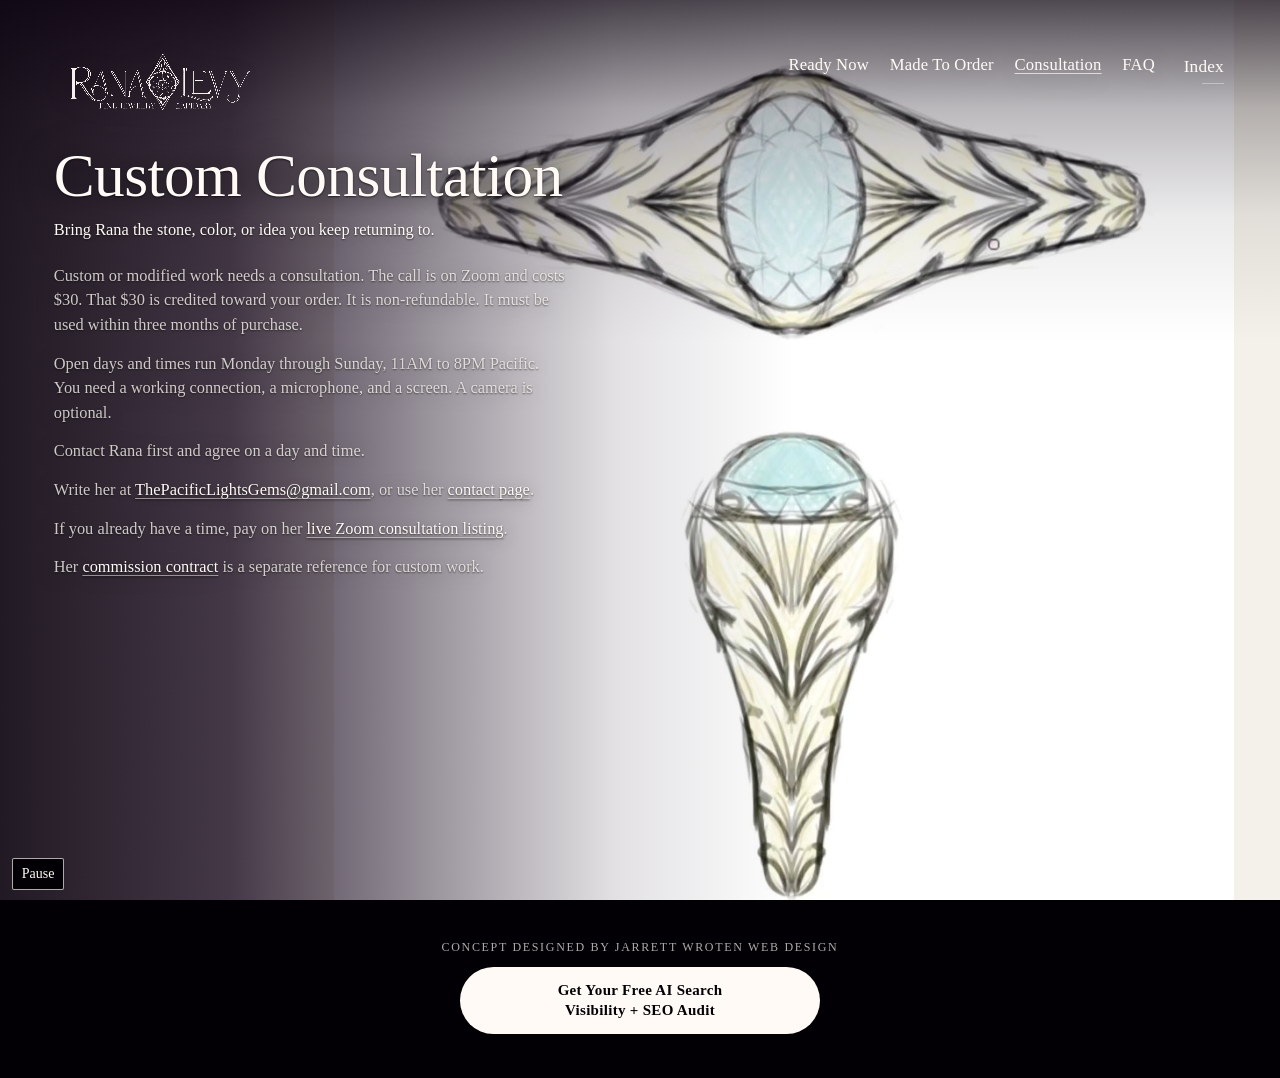
<file: consultation.html>
<!DOCTYPE html>
<html lang="en">
<head>
  <meta charset="utf-8">
  <meta name="viewport" content="width=device-width, initial-scale=1, viewport-fit=cover">
  <title>Custom Consultation &mdash; RANA LEVY</title>
  <meta name="description" content="Custom gems, cut by hand.">
  <meta name="robots" content="noindex, follow">
  <meta name="googlebot" content="noindex, follow">
  <link rel="canonical" href="https://rana.jarrettwroten.com/consultation.html">
  <meta property="og:site_name" content="RANA LEVY">
  <meta property="og:type" content="website">
  <meta property="og:title" content="Custom Consultation — RANA LEVY">
  <meta property="og:description" content="Custom gems, cut by hand.">
  <meta property="og:url" content="https://rana.jarrettwroten.com/consultation.html">
  <meta property="og:image" content="https://rana.jarrettwroten.com/assets/studio-opening-cluster.jpg">
  <meta property="og:image:type" content="image/jpeg">
  <meta property="og:image:width" content="2160">
  <meta property="og:image:height" content="1080">
  <meta property="og:image:alt" content="Rings worn across the fingers.">
  <meta name="twitter:card" content="summary_large_image">
  <meta name="twitter:title" content="Custom Consultation — RANA LEVY">
  <meta name="twitter:description" content="Custom gems, cut by hand.">
  <meta name="twitter:image" content="https://rana.jarrettwroten.com/assets/studio-opening-cluster.jpg">
  <meta name="twitter:image:alt" content="Rings worn across the fingers.">
  <script src="motion-control.js?v=access-20260905"></script>
  <script>
    (function () {
      try {
        var urlQuiet = new URLSearchParams(location.search).get("motion") === "quiet";
        if (urlQuiet) {
          document.documentElement.classList.add("is-quiet");
        }
      } catch (e) {}
    })();
  </script>
  <link rel="stylesheet" href="shell.css?v=access-20260905">
  <link rel="stylesheet" href="spectral-background.css">
  <link rel="stylesheet" href="motion-control.css?v=no-stroke-20260905">
<script type="text/javascript">(function(w,d){w.clarity=w.clarity||function(){(w.clarity.q=w.clarity.q||[]).push(arguments)};var done=0,ev=["scroll","pointerdown","keydown"],o={passive:true,capture:true};function go(){if(done)return;done=1;ev.forEach(function(e){w.removeEventListener(e,go,o)});var t=d.createElement("script");t.async=1;t.src="https://www.clarity.ms/tag/yvve5xueah";var y=d.getElementsByTagName("script")[0];y.parentNode.insertBefore(t,y)}ev.forEach(function(e){w.addEventListener(e,go,o)});function idle(){w.requestIdleCallback?w.requestIdleCallback(go,{timeout:2500}):setTimeout(go,2500)}d.readyState==="complete"?idle():w.addEventListener("load",idle,{once:true})})(window,document);clarity("set","site","rana");</script>
</head>
<body class="shell-body page-consultation" data-page="consultation">
  <div class="shell-ground shell-ground--sketch" aria-hidden="true">
    <img
      class="shell-ground__image"
      src="assets/rana-ring-sketch.jpg"
      alt=""
      width="1440"
      height="1440"
      decoding="async"
      fetchpriority="high"
    >
    <div class="shell-ground__scrim"></div>
    <div class="shell-ground__grain"></div>
  </div>

  <header class="shell-chrome">
    <a class="shell-mark" id="shell-mark" href="index.html" aria-label="RANA LEVY home"></a>
    <nav class="shell-primary-nav" aria-label="Primary">
      <a href="ready.html">Ready Now</a>
      <a href="made.html">Made To Order</a>
      <a href="consultation.html">Consultation</a>
      <a href="faq.html">FAQ</a>
    </nav>
    <button type="button" class="shell-index-open" id="shell-index-open" aria-expanded="false" aria-controls="shell-index-dialog">Index</button>
  </header>

  <main class="shell-main" id="main">
    <article class="prose consult-passage">
      <h1>Custom Consultation</h1>
      <p class="lede">
        Bring Rana the stone, color, or idea you keep returning to.
      </p>

      <p>
        Custom or modified work needs a consultation. The call is on Zoom and costs $30.
        That $30 is credited toward your order. It is non-refundable.
        It must be used within three months of purchase.
      </p>

      <p>
        Open days and times run Monday through Sunday, 11AM to 8PM Pacific.
        You need a working connection, a microphone, and a screen. A camera is optional.
      </p>

      <p>
        Contact Rana first and agree on a day and time.
      </p>

      <p>
        Write her at
        <a href="mailto:ThePacificLightsGems@gmail.com?subject=Custom%20Consultation%20with%20Rana&amp;body=Hi%20Rana%2C%0A%0AI%27d%20like%20to%20begin%20a%20Custom%20Consultation.%0A%0AWhat%20I%27m%20hoping%20for%3A%0A">ThePacificLightsGems@gmail.com</a>,
        or use her
        <a href="https://www.ranalevyjewelry.com/contact" rel="noopener">contact page</a>.
      </p>

      <p>
        If you already have a time, pay on her
        <a href="https://www.ranalevyjewelry.com/shop-i1Da8/p/consultation-via-zoom-30-usd" target="_blank" rel="noopener">live Zoom consultation listing</a>.
      </p>

      <p>
        Her
        <a href="https://docs.google.com/document/d/1JekvLp9vzd2R-6RvFpEMIaoO9SGPUKK9H_cA4Urr3P8/edit?usp=sharing" target="_blank" rel="noopener">commission contract</a>
        is a separate reference for custom work.
      </p>
    </article>
  </main>

  <script src="shell.js"></script>
<!-- jw-book:start -->
<style>
.jw-book{position:relative;z-index:50;clear:both;display:flex;flex-direction:column;align-items:center;gap:12px;padding:40px 20px calc(44px + env(safe-area-inset-bottom));background:#020005;text-align:center;font-family:inherit;margin:0}
.jw-book__by{margin:0;font:inherit;font-size:12px;letter-spacing:.14em;text-transform:uppercase;color:rgba(255,250,245,.68)}
.jw-book__btn{display:inline-flex;align-items:center;justify-content:center;min-height:48px;padding:14px 28px;border-radius:999px;background:#fffaf5;color:#020005;font:inherit;font-size:15px;font-weight:600;letter-spacing:.02em;line-height:1.3;text-decoration:none;text-align:center;text-wrap:balance;max-width:min(100%,360px);box-sizing:border-box;transition:transform .2s ease,filter .2s ease}
.jw-book__btn:hover{transform:translateY(-1px);filter:brightness(1.08)}
.jw-book__btn:focus-visible{outline:2px solid #fffaf5;outline-offset:4px}
</style>
<aside class="jw-book" aria-label="Concept designed by Jarrett Wroten Web Design">
<p class="jw-book__by">Concept designed by Jarrett Wroten Web Design</p>
<a class="jw-book__btn" href="https://jarrettwroten.com/book/" target="_blank" rel="noopener">Get Your Free AI Search Visibility + SEO Audit</a>
</aside>
<!-- jw-book:end -->
</body>
</html>
</file>
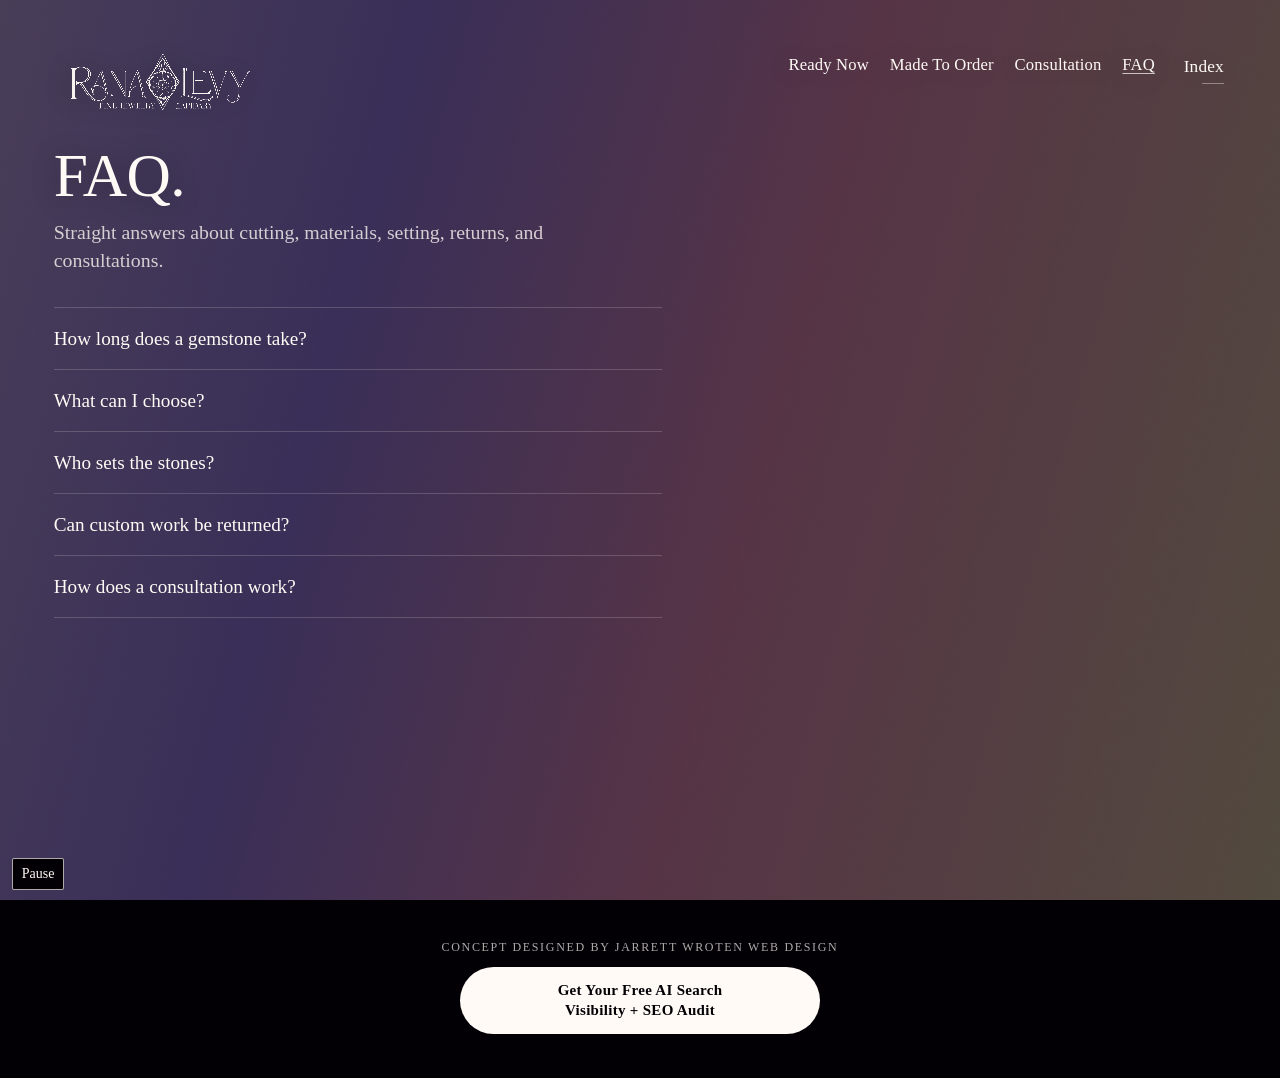
<file: faq.html>
<!DOCTYPE html>
<html lang="en">
<head>
  <meta charset="utf-8">
  <meta name="viewport" content="width=device-width, initial-scale=1, viewport-fit=cover">
  <title>FAQ &mdash; RANA LEVY</title>
  <meta name="description" content="Custom gems, cut by hand.">
  <meta name="robots" content="noindex, follow">
  <meta name="googlebot" content="noindex, follow">
  <link rel="canonical" href="https://rana.jarrettwroten.com/faq.html">
  <meta property="og:site_name" content="RANA LEVY">
  <meta property="og:type" content="website">
  <meta property="og:title" content="FAQ — RANA LEVY">
  <meta property="og:description" content="Custom gems, cut by hand.">
  <meta property="og:url" content="https://rana.jarrettwroten.com/faq.html">
  <meta property="og:image" content="https://rana.jarrettwroten.com/assets/studio-opening-cluster.jpg">
  <meta property="og:image:type" content="image/jpeg">
  <meta property="og:image:width" content="2160">
  <meta property="og:image:height" content="1080">
  <meta property="og:image:alt" content="Rings worn across the fingers.">
  <meta name="twitter:card" content="summary_large_image">
  <meta name="twitter:title" content="FAQ — RANA LEVY">
  <meta name="twitter:description" content="Custom gems, cut by hand.">
  <meta name="twitter:image" content="https://rana.jarrettwroten.com/assets/studio-opening-cluster.jpg">
  <meta name="twitter:image:alt" content="Rings worn across the fingers.">
  <script src="motion-control.js?v=access-20260905"></script>
  <script>
    (function () {
      try {
        var urlQuiet = new URLSearchParams(location.search).get("motion") === "quiet";
        if (urlQuiet) {
          document.documentElement.classList.add("is-quiet");
        }
      } catch (e) {}
    })();
  </script>
  <link rel="stylesheet" href="shell.css?v=access-20260905">
  <link rel="stylesheet" href="spectral-background.css">
  <link rel="stylesheet" href="motion-control.css?v=no-stroke-20260905">
<script type="text/javascript">(function(w,d){w.clarity=w.clarity||function(){(w.clarity.q=w.clarity.q||[]).push(arguments)};var done=0,ev=["scroll","pointerdown","keydown"],o={passive:true,capture:true};function go(){if(done)return;done=1;ev.forEach(function(e){w.removeEventListener(e,go,o)});var t=d.createElement("script");t.async=1;t.src="https://www.clarity.ms/tag/yvve5xueah";var y=d.getElementsByTagName("script")[0];y.parentNode.insertBefore(t,y)}ev.forEach(function(e){w.addEventListener(e,go,o)});function idle(){w.requestIdleCallback?w.requestIdleCallback(go,{timeout:2500}):setTimeout(go,2500)}d.readyState==="complete"?idle():w.addEventListener("load",idle,{once:true})})(window,document);clarity("set","site","rana");</script>
</head>
<body class="shell-body page-faq" data-page="faq">
  <div class="shell-ground shell-ground--gem" aria-hidden="true">
    <img
      class="shell-ground__image"
      src="assets/ring-poster.jpg"
      alt=""
      width="1000"
      height="1000"
      decoding="async"
      fetchpriority="high"
    >
    <div class="shell-ground__scrim"></div>
    <div class="shell-ground__grain"></div>
  </div>

  <header class="shell-chrome">
    <a class="shell-mark" id="shell-mark" href="index.html" aria-label="RANA LEVY home"></a>
    <nav class="shell-primary-nav" aria-label="Primary">
      <a href="ready.html">Ready Now</a>
      <a href="made.html">Made To Order</a>
      <a href="consultation.html">Consultation</a>
      <a href="faq.html">FAQ</a>
    </nav>
    <button type="button" class="shell-index-open" id="shell-index-open" aria-expanded="false" aria-controls="shell-index-dialog">Index</button>
  </header>

  <main class="shell-main" id="main">
    <article class="prose prose--wide">
      <h1>FAQ.</h1>
      <p class="lede">
        Straight answers about cutting, materials, setting, returns, and consultations.
      </p>

      <div class="faq shell-faq">
        <details>
          <summary>How long does a gemstone take?</summary>
          <div class="faq-body">
            Precision cutting usually takes 5–10 hours. The current queue is usually 2–4 weeks.
          </div>
        </details>

        <details>
          <summary>What can I choose?</summary>
          <div class="faq-body">
            Natural or lab-grown gemstones; gold or platinum. Current gold colors are yellow, white, green, and pink. Current gold range is 5kt–24kt.
          </div>
        </details>

        <details>
          <summary>Who sets the stones?</summary>
          <div class="faq-body">
            On classic settings, expert melee setters place accent stones. Rana sets the center stone.
          </div>
        </details>

        <details>
          <summary>Can custom work be returned?</summary>
          <div class="faq-body">
            Custom and made-to-order work is non-refundable. Other current returns carry a 10% restocking fee and must be shipped back within 72 hours.
            See the <a href="services.html">services page</a> for current terms.
          </div>
        </details>

        <details>
          <summary>How does a consultation work?</summary>
          <div class="faq-body">
            The current live consultation is $30, non-refundable, reschedulable within three months, and credited toward the order.
            See the <a href="consultation.html">Custom Consultation page</a> for current terms and scheduling.
          </div>
        </details>
      </div>
    </article>
  </main>

  <script src="shell.js"></script>
<!-- jw-book:start -->
<style>
.jw-book{position:relative;z-index:50;clear:both;display:flex;flex-direction:column;align-items:center;gap:12px;padding:40px 20px calc(44px + env(safe-area-inset-bottom));background:#020005;text-align:center;font-family:inherit;margin:0}
.jw-book__by{margin:0;font:inherit;font-size:12px;letter-spacing:.14em;text-transform:uppercase;color:rgba(255,250,245,.68)}
.jw-book__btn{display:inline-flex;align-items:center;justify-content:center;min-height:48px;padding:14px 28px;border-radius:999px;background:#fffaf5;color:#020005;font:inherit;font-size:15px;font-weight:600;letter-spacing:.02em;line-height:1.3;text-decoration:none;text-align:center;text-wrap:balance;max-width:min(100%,360px);box-sizing:border-box;transition:transform .2s ease,filter .2s ease}
.jw-book__btn:hover{transform:translateY(-1px);filter:brightness(1.08)}
.jw-book__btn:focus-visible{outline:2px solid #fffaf5;outline-offset:4px}
</style>
<aside class="jw-book" aria-label="Concept designed by Jarrett Wroten Web Design">
<p class="jw-book__by">Concept designed by Jarrett Wroten Web Design</p>
<a class="jw-book__btn" href="https://jarrettwroten.com/book/" target="_blank" rel="noopener">Get Your Free AI Search Visibility + SEO Audit</a>
</aside>
<!-- jw-book:end -->
</body>
</html>
</file>
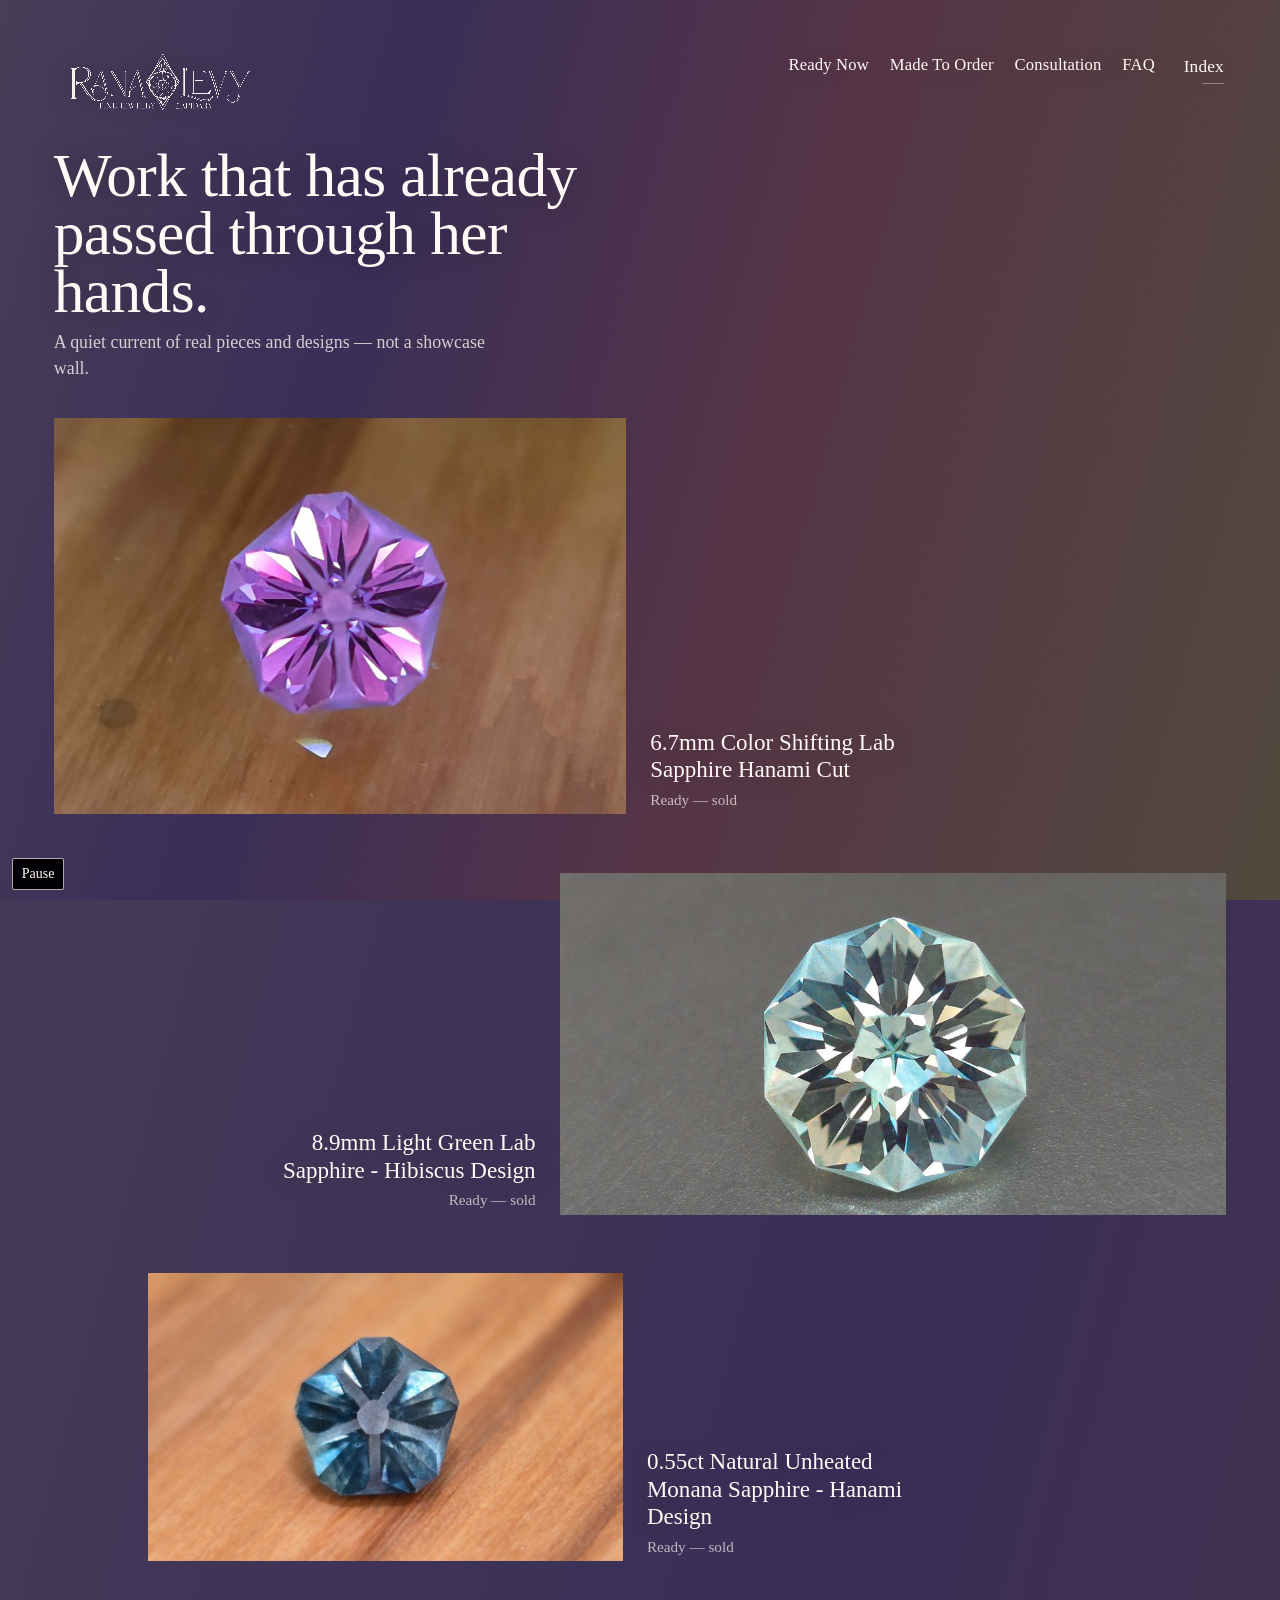
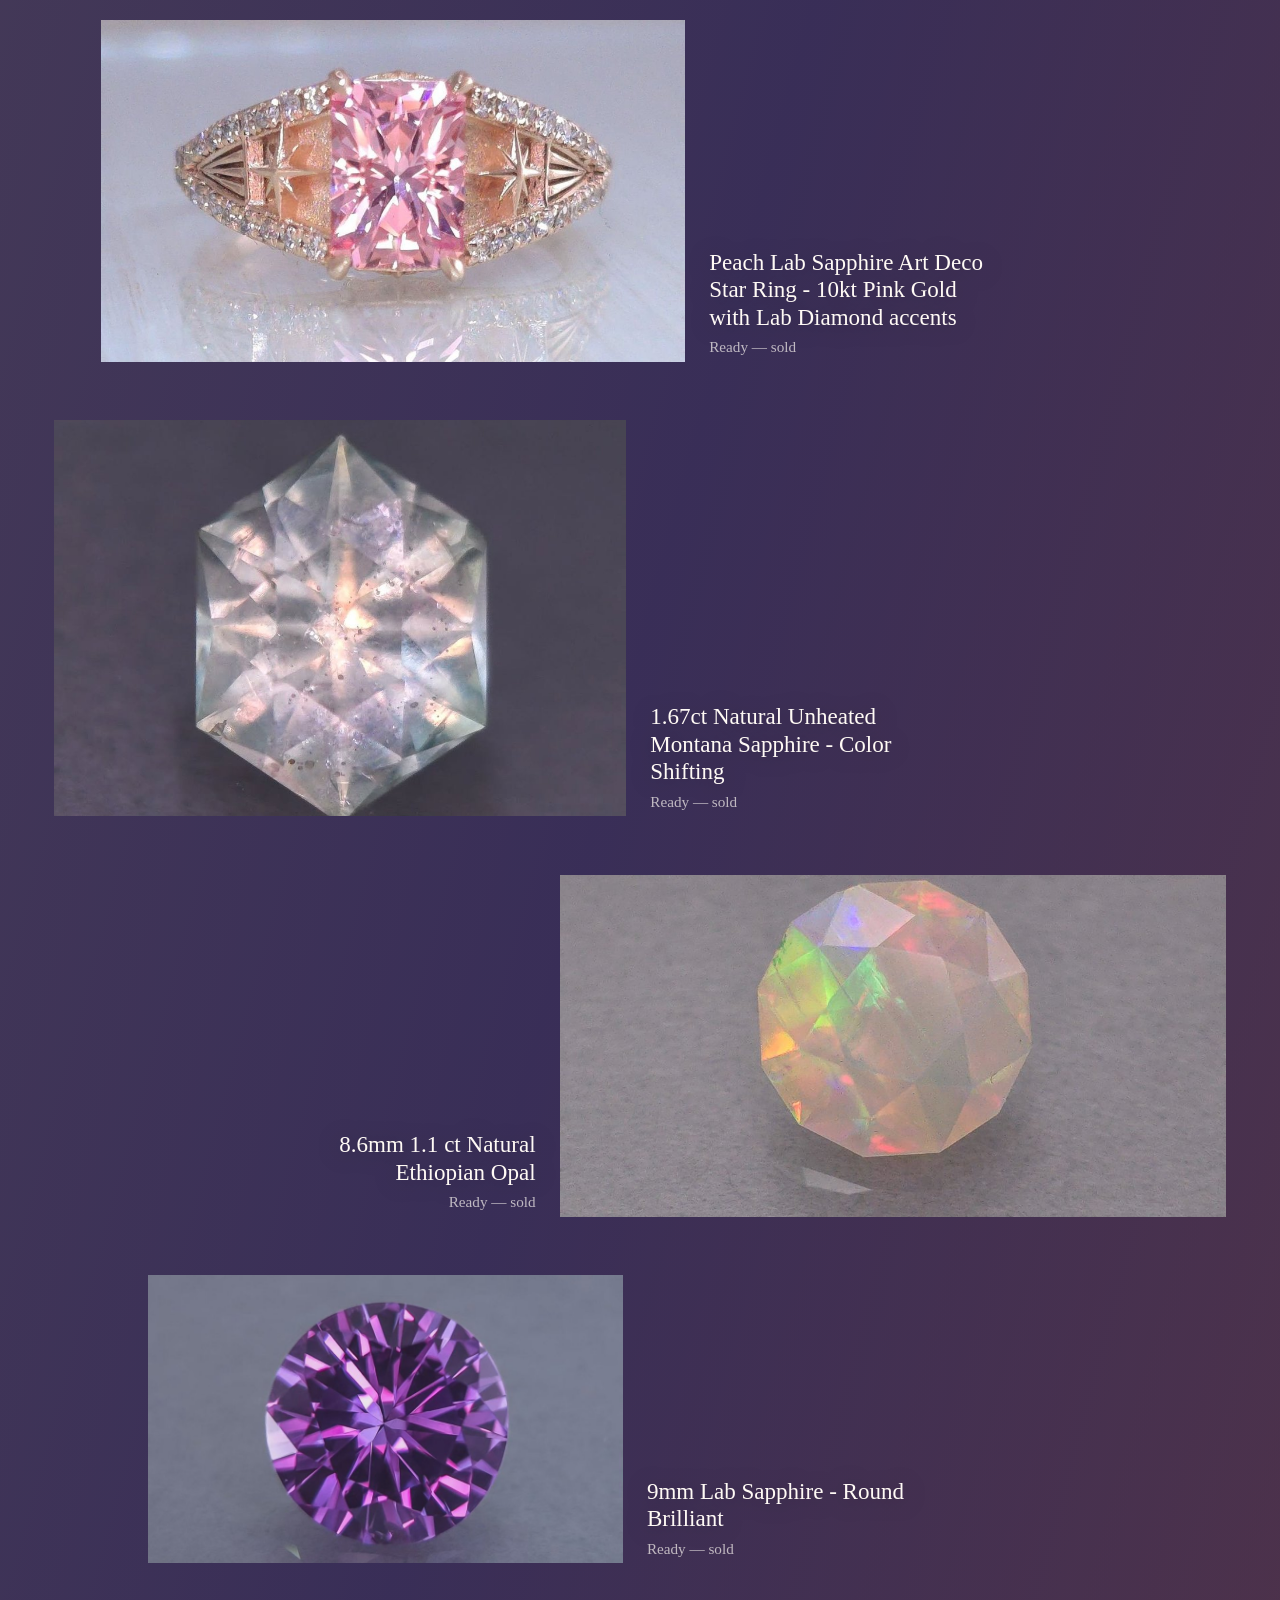
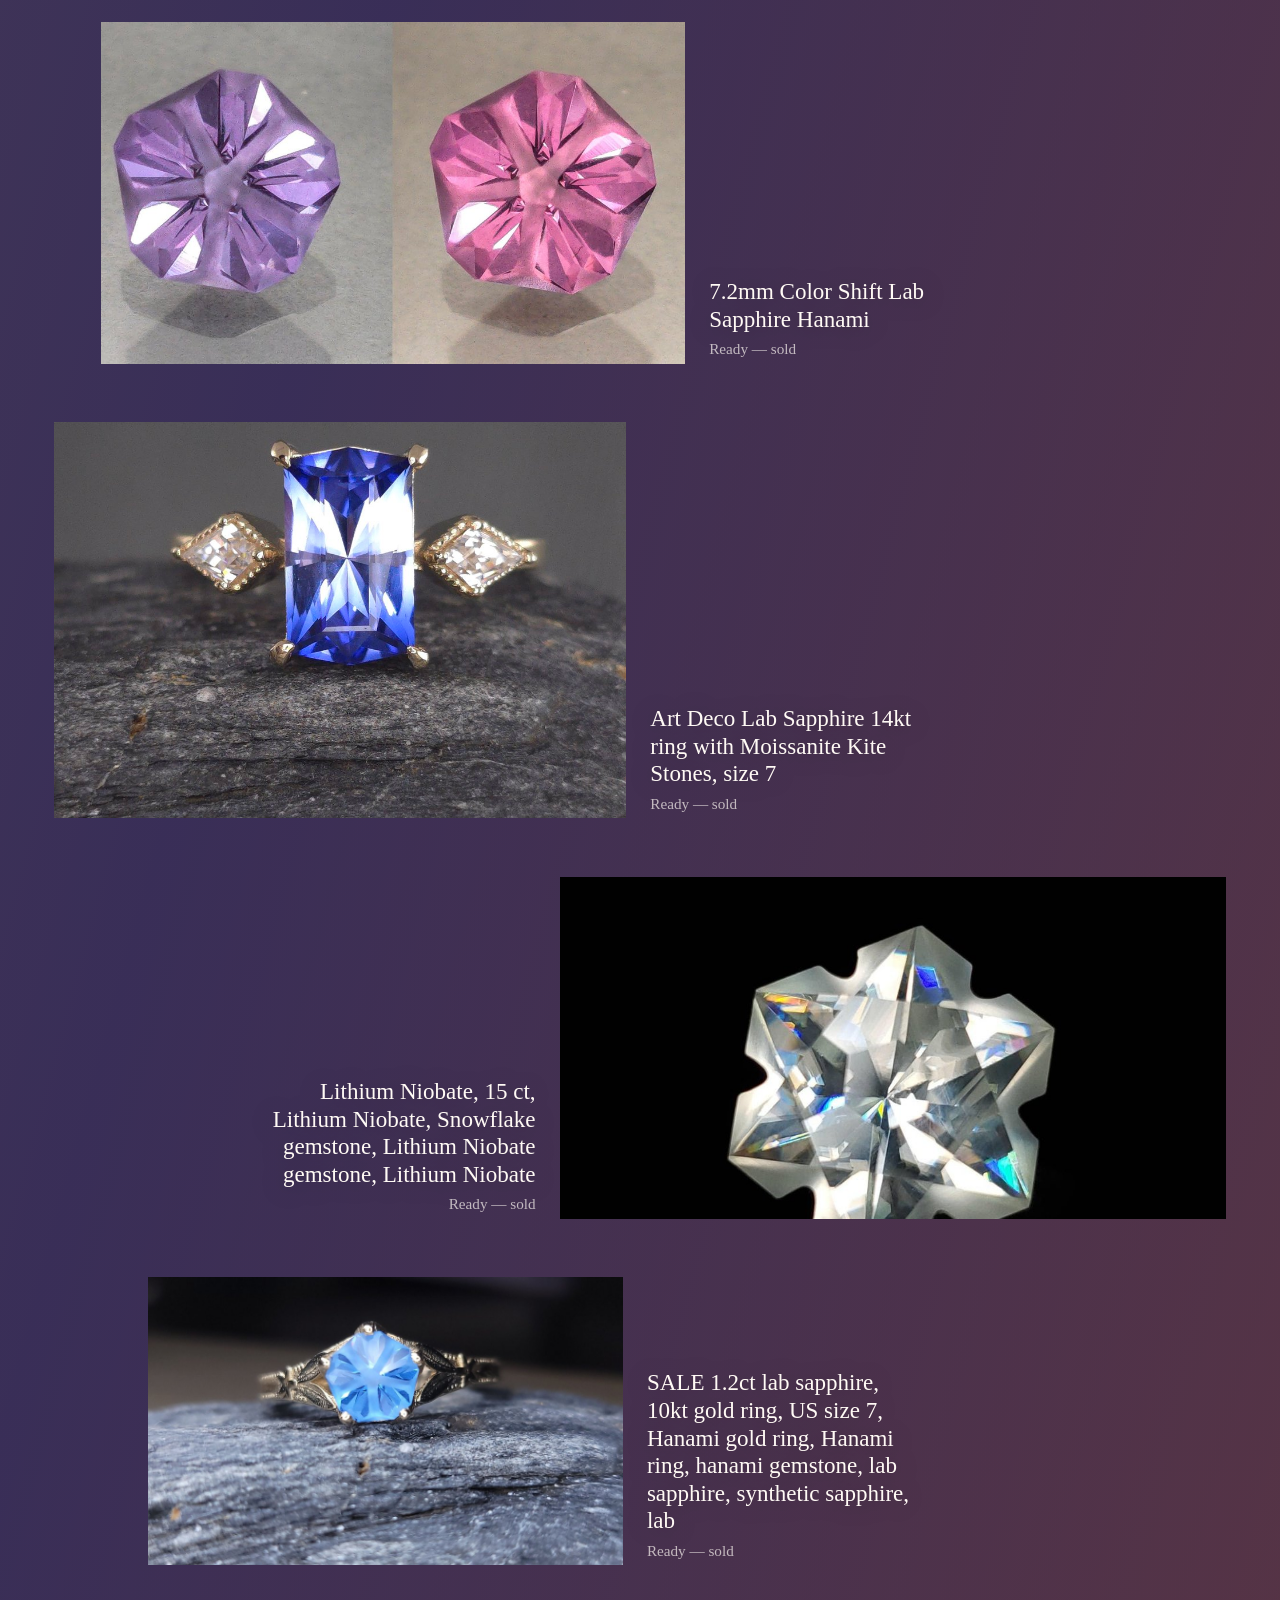
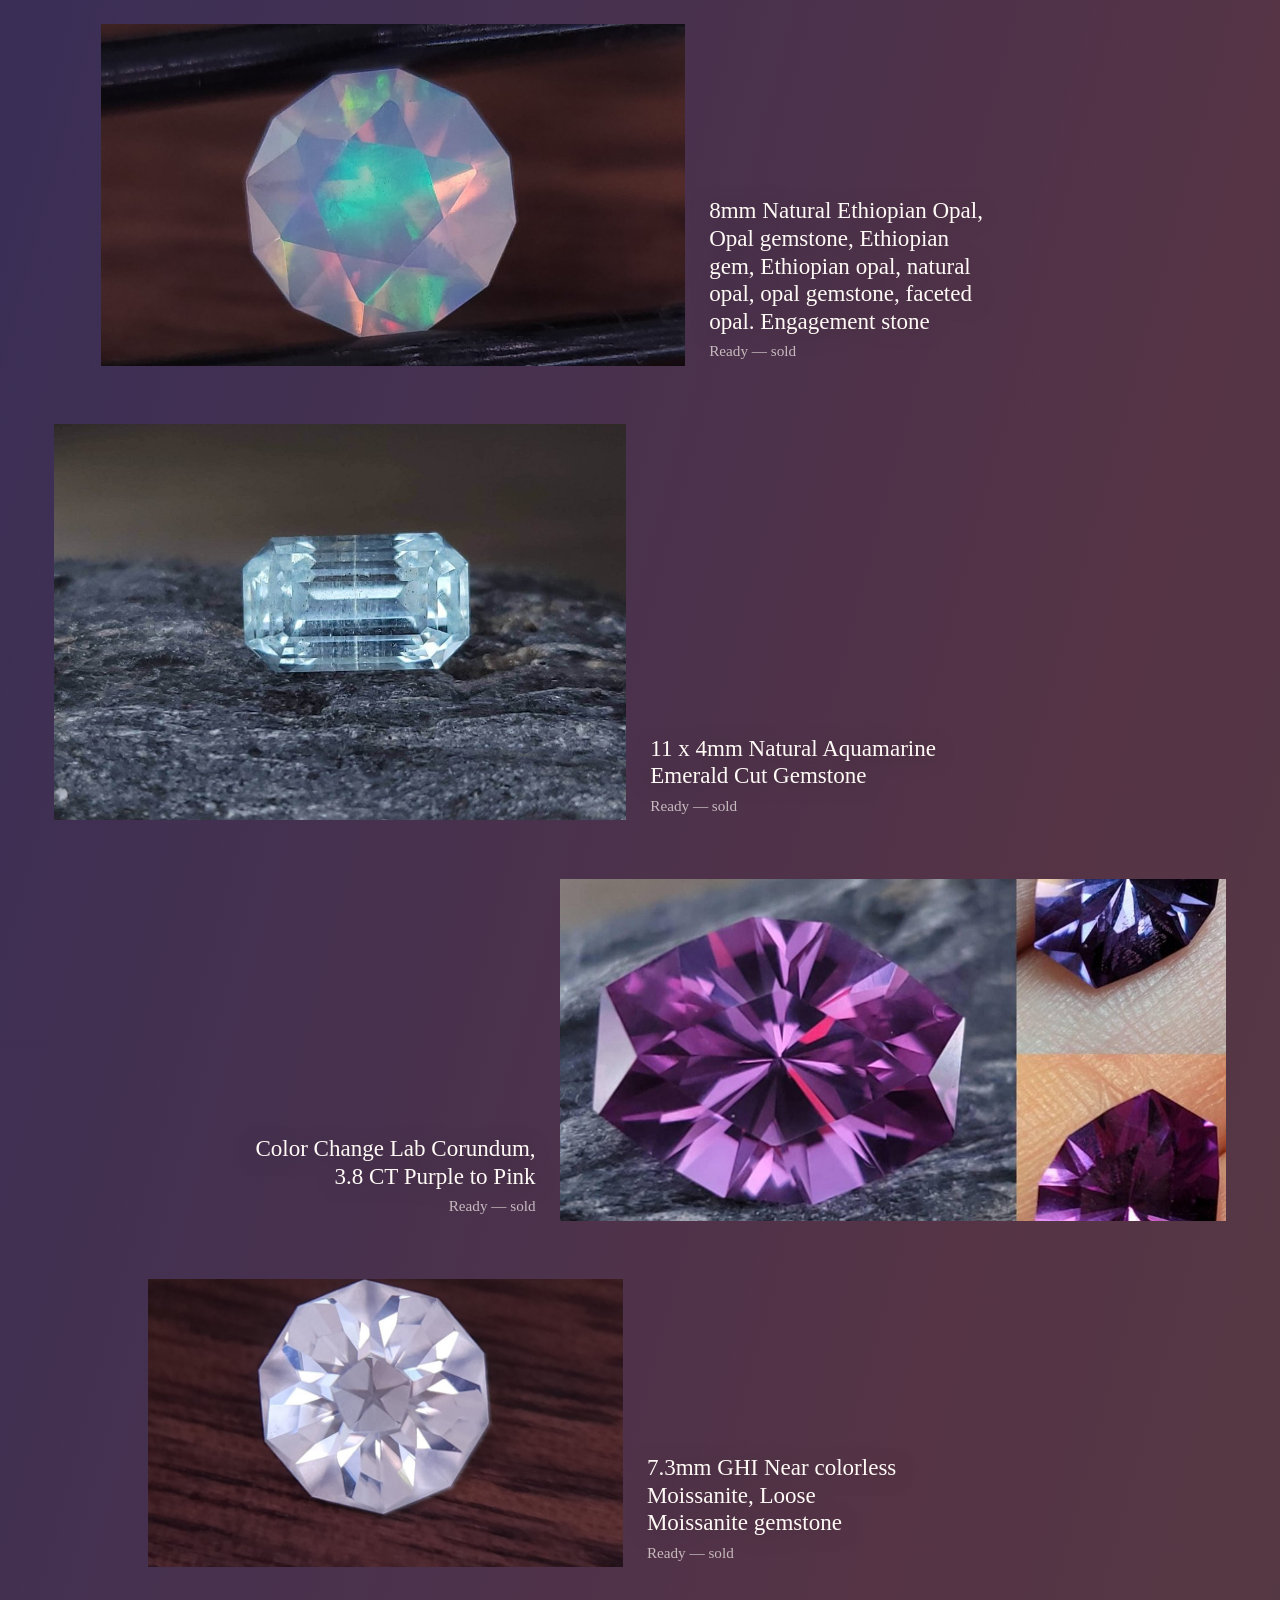
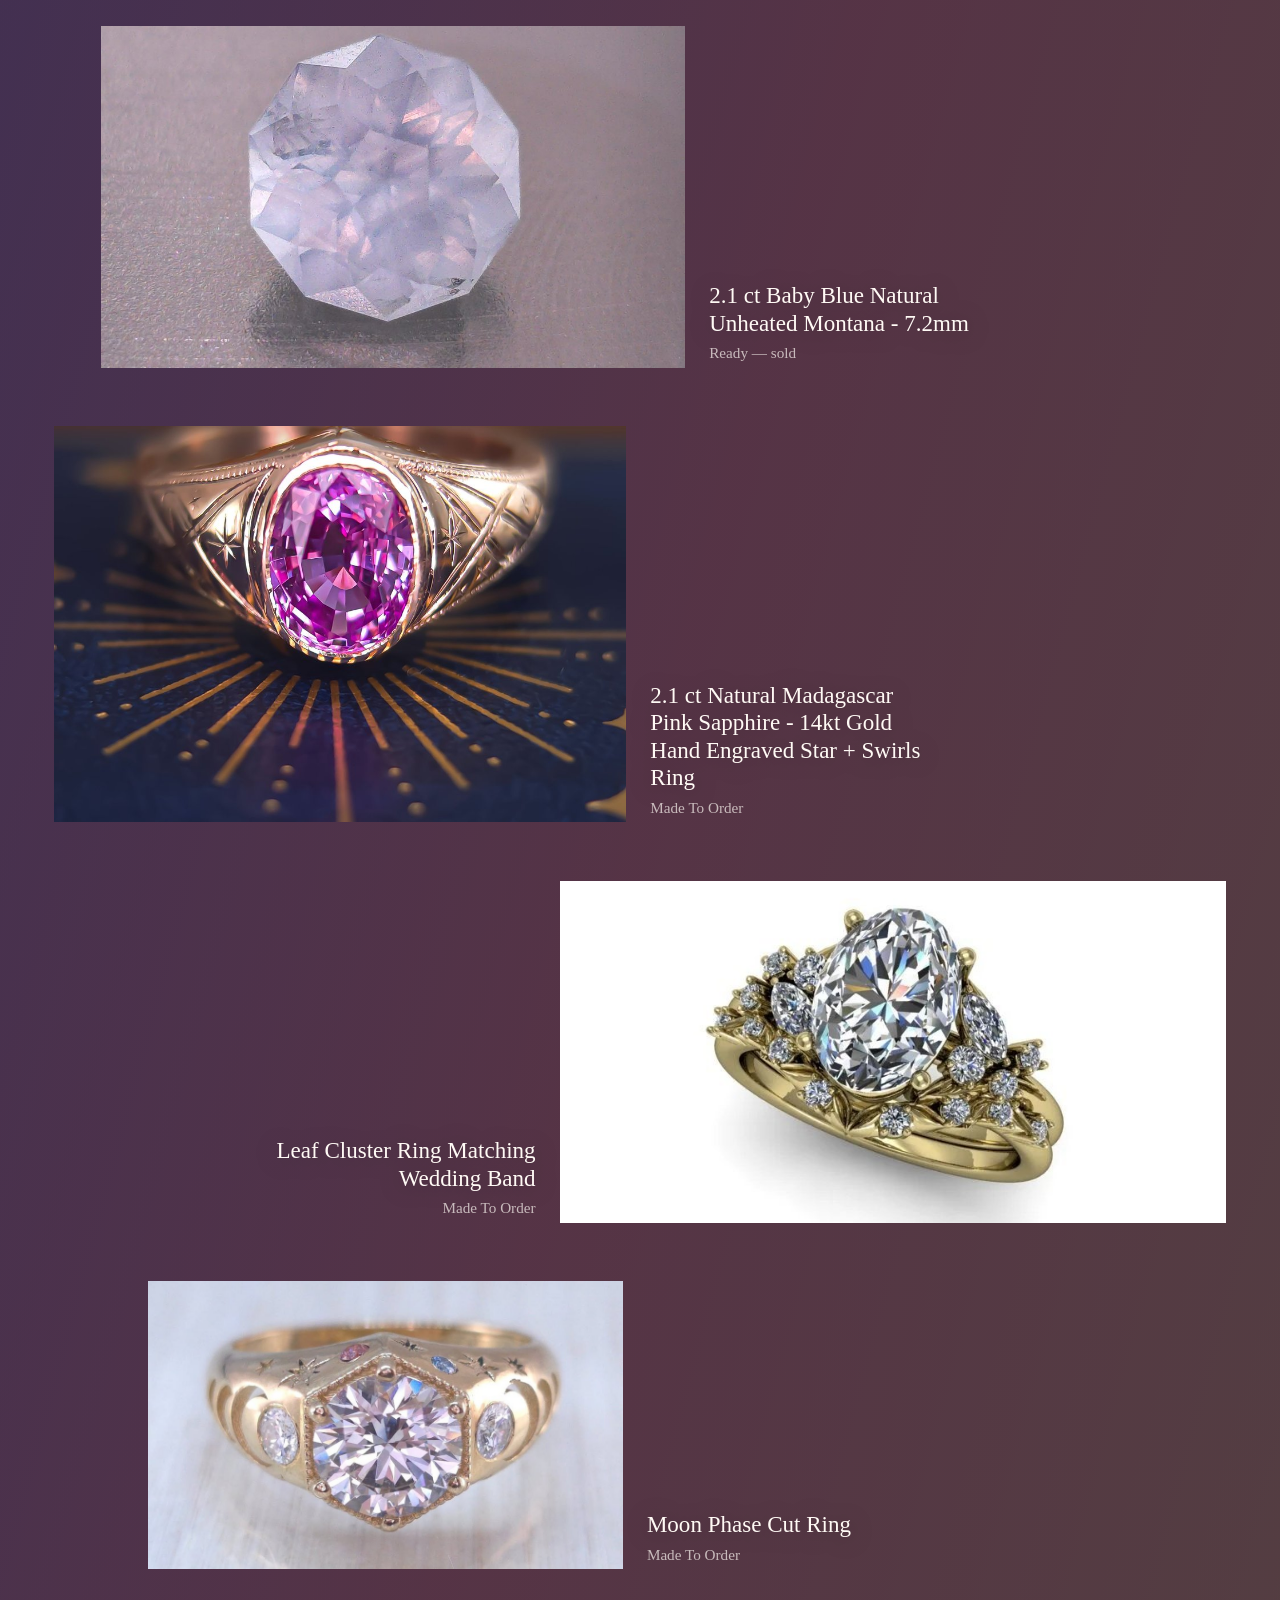
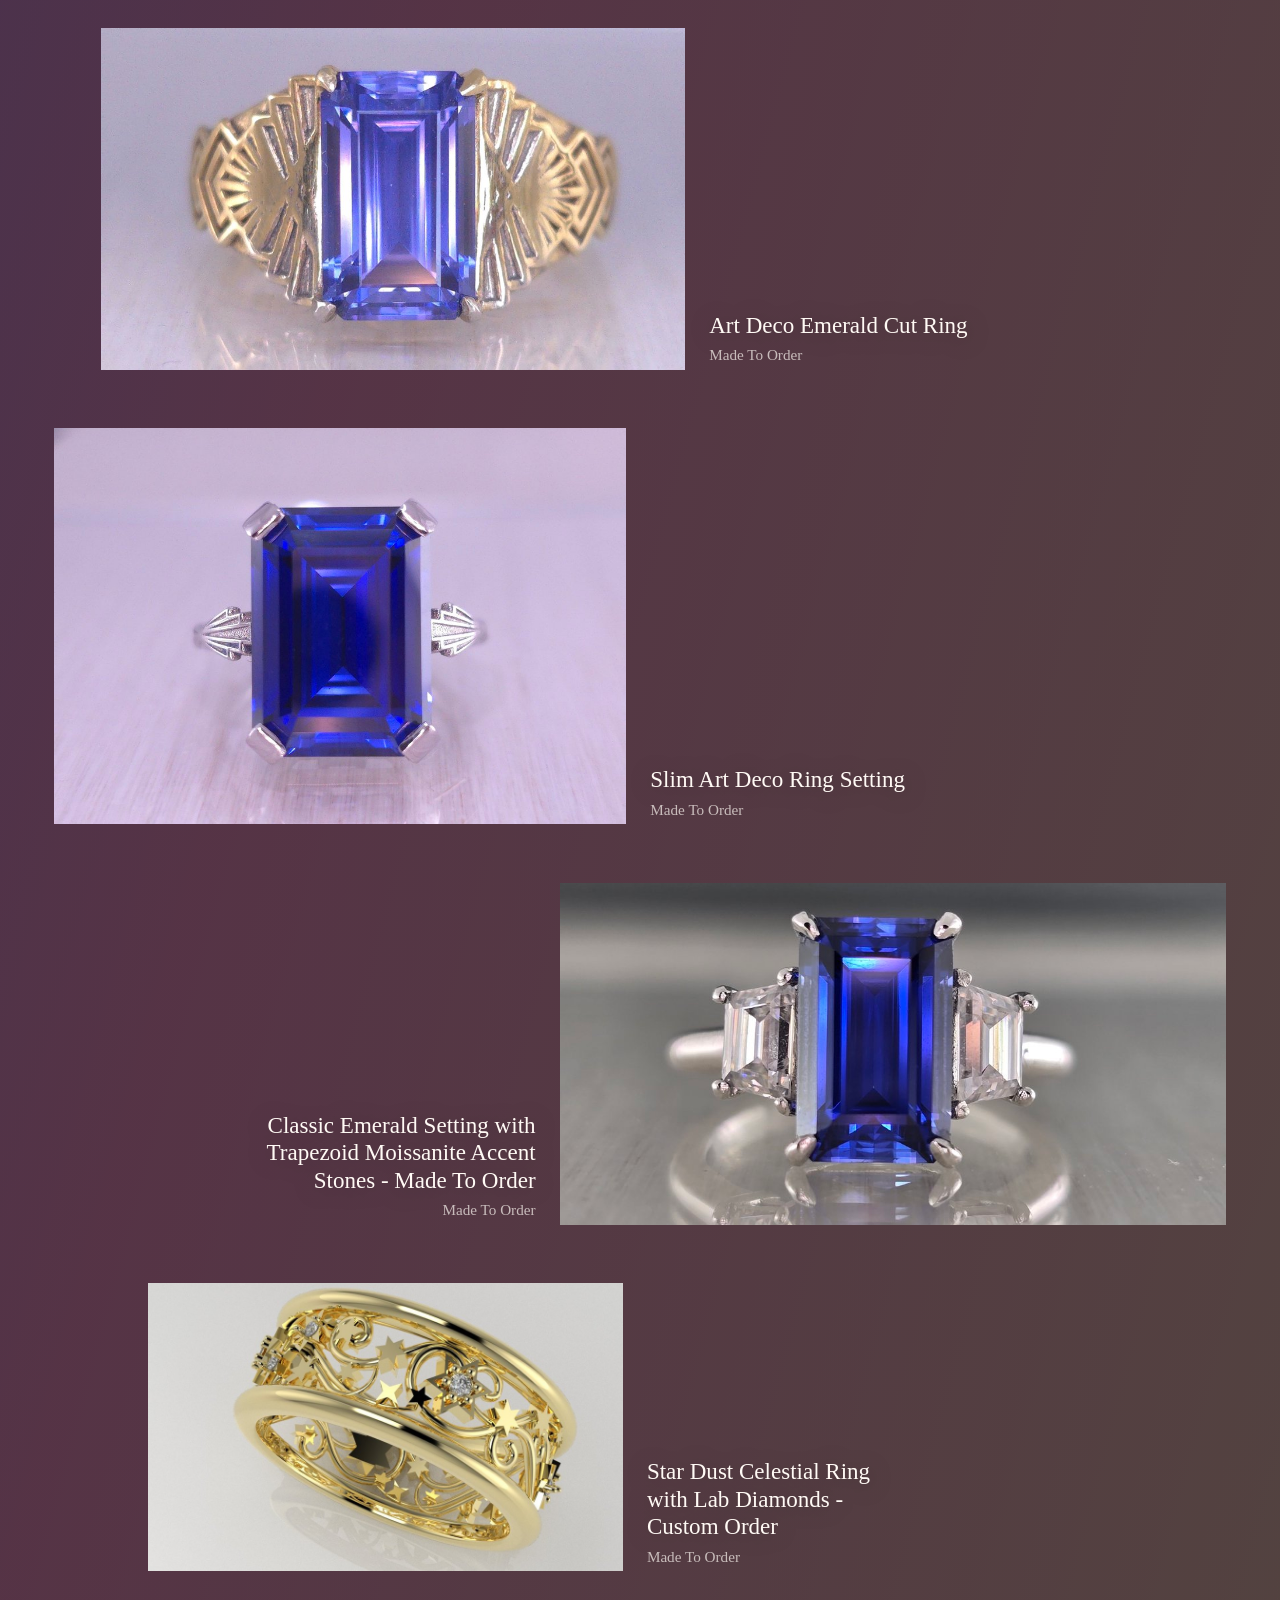
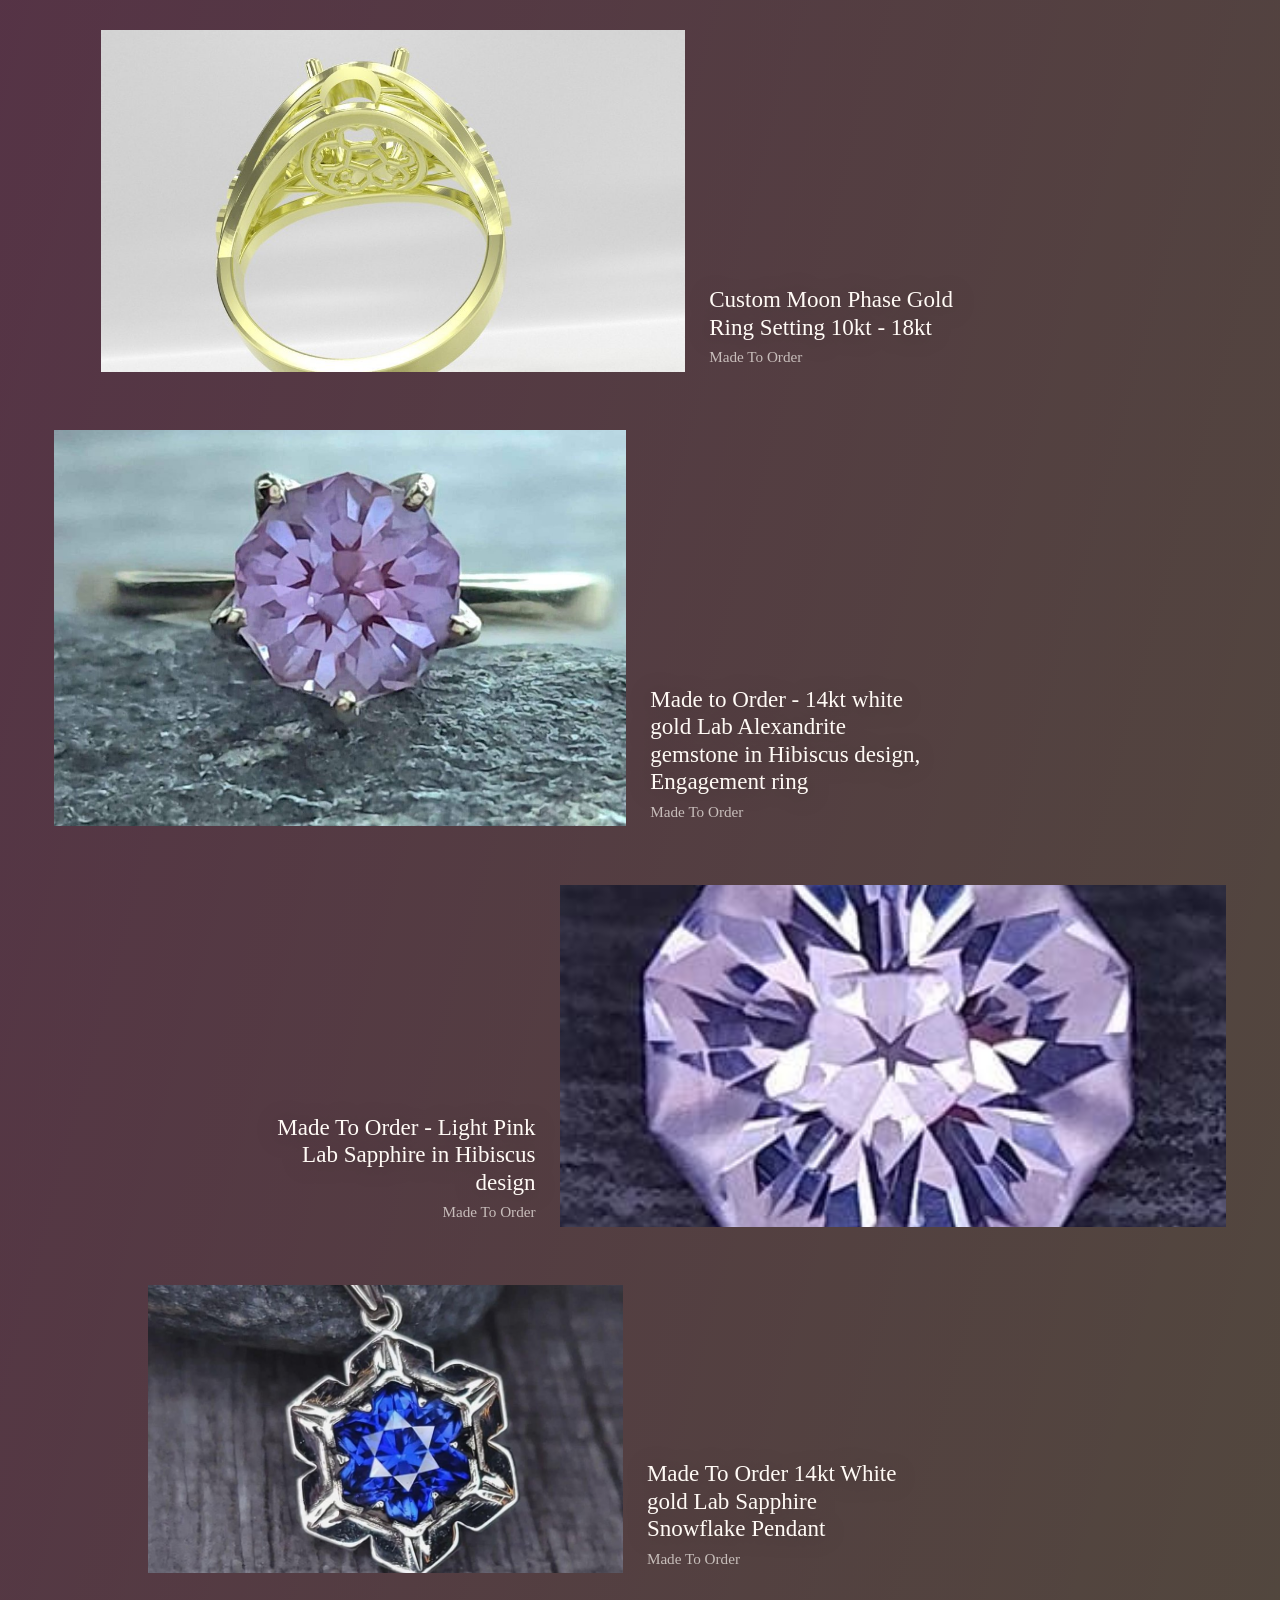
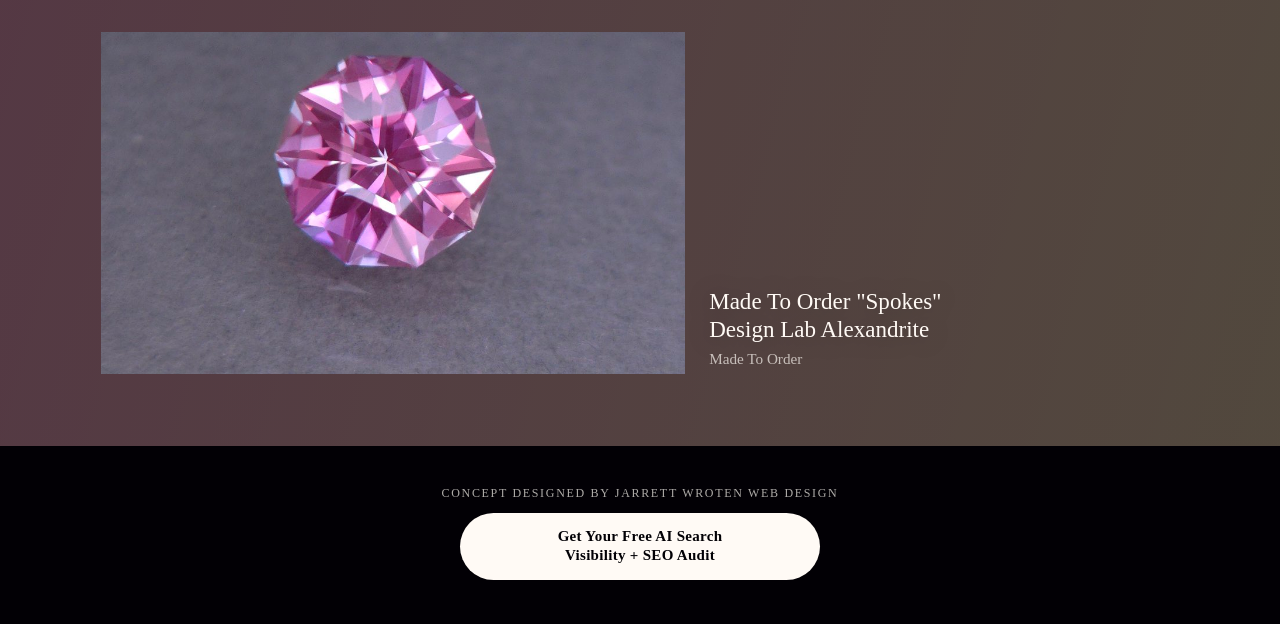
<file: gallery.html>
<!DOCTYPE html>
<html lang="en">
<head>
  <meta charset="utf-8">
  <meta name="viewport" content="width=device-width, initial-scale=1, viewport-fit=cover">
  <title>Gallery &mdash; RANA LEVY</title>
  <meta name="description" content="Custom gems, cut by hand.">
  <meta name="robots" content="noindex, follow">
  <meta name="googlebot" content="noindex, follow">
  <link rel="canonical" href="https://rana.jarrettwroten.com/gallery.html">
  <meta property="og:site_name" content="RANA LEVY">
  <meta property="og:type" content="website">
  <meta property="og:title" content="Gallery — RANA LEVY">
  <meta property="og:description" content="Custom gems, cut by hand.">
  <meta property="og:url" content="https://rana.jarrettwroten.com/gallery.html">
  <meta property="og:image" content="https://rana.jarrettwroten.com/assets/studio-opening-cluster.jpg">
  <meta property="og:image:type" content="image/jpeg">
  <meta property="og:image:width" content="2160">
  <meta property="og:image:height" content="1080">
  <meta property="og:image:alt" content="Rings worn across the fingers.">
  <meta name="twitter:card" content="summary_large_image">
  <meta name="twitter:title" content="Gallery — RANA LEVY">
  <meta name="twitter:description" content="Custom gems, cut by hand.">
  <meta name="twitter:image" content="https://rana.jarrettwroten.com/assets/studio-opening-cluster.jpg">
  <meta name="twitter:image:alt" content="Rings worn across the fingers.">
  <script src="motion-control.js?v=access-20260905"></script>
  <script>
    (function () {
      try {
        var urlQuiet = new URLSearchParams(location.search).get("motion") === "quiet";
        if (urlQuiet) {
          document.documentElement.classList.add("is-quiet");
        }
      } catch (e) {}
    })();
  </script>
  <link rel="stylesheet" href="shell.css?v=access-20260905">
  <link rel="stylesheet" href="spectral-background.css">
  <link rel="stylesheet" href="motion-control.css?v=no-stroke-20260905">
<script type="text/javascript">(function(w,d){w.clarity=w.clarity||function(){(w.clarity.q=w.clarity.q||[]).push(arguments)};var done=0,ev=["scroll","pointerdown","keydown"],o={passive:true,capture:true};function go(){if(done)return;done=1;ev.forEach(function(e){w.removeEventListener(e,go,o)});var t=d.createElement("script");t.async=1;t.src="https://www.clarity.ms/tag/yvve5xueah";var y=d.getElementsByTagName("script")[0];y.parentNode.insertBefore(t,y)}ev.forEach(function(e){w.addEventListener(e,go,o)});function idle(){w.requestIdleCallback?w.requestIdleCallback(go,{timeout:2500}):setTimeout(go,2500)}d.readyState==="complete"?idle():w.addEventListener("load",idle,{once:true})})(window,document);clarity("set","site","rana");</script>
</head>
<body class="shell-body page-gallery" data-page="gallery">
  <div class="shell-ground shell-ground--gem" aria-hidden="true">
    <img
      class="shell-ground__image"
      src="assets/ring-pink-star.webp"
      alt=""
      width="1500"
      height="1500"
      decoding="async"
      fetchpriority="high"
    >
    <div class="shell-ground__scrim"></div>
    <div class="shell-ground__grain"></div>
  </div>

  <header class="shell-chrome">
    <a class="shell-mark" id="shell-mark" href="index.html" aria-label="RANA LEVY home"></a>
    <nav class="shell-primary-nav" aria-label="Primary">
      <a href="ready.html">Ready Now</a>
      <a href="made.html">Made To Order</a>
      <a href="consultation.html">Consultation</a>
      <a href="faq.html">FAQ</a>
    </nav>
    <button type="button" class="shell-index-open" id="shell-index-open" aria-expanded="false" aria-controls="shell-index-dialog">Index</button>
  </header>

  <main class="shell-main" id="main">
    <header class="gallery-intro">
      <h1>Work that has already passed through her hands.</h1>
      <p>A quiet current of real pieces and designs &mdash; not a showcase wall.</p>
    </header>

    <p id="gallery-status" class="tray-status" hidden>Loading the gallery&hellip;</p>
    <ol class="gallery-stream" id="gallery-stream" aria-label="Gallery of real work"></ol>

    <noscript>
      <p class="tray-fallback">
        This collection needs JavaScript to unfold here.
        See more on
        <a href="https://www.ranalevyjewelry.com/">Rana&rsquo;s live site</a>.
      </p>
    </noscript>
  </main>

  <script src="data/catalog.js"></script>
  <script src="shell.js"></script>
<!-- jw-book:start -->
<style>
.jw-book{position:relative;z-index:50;clear:both;display:flex;flex-direction:column;align-items:center;gap:12px;padding:40px 20px calc(44px + env(safe-area-inset-bottom));background:#020005;text-align:center;font-family:inherit;margin:0}
.jw-book__by{margin:0;font:inherit;font-size:12px;letter-spacing:.14em;text-transform:uppercase;color:rgba(255,250,245,.68)}
.jw-book__btn{display:inline-flex;align-items:center;justify-content:center;min-height:48px;padding:14px 28px;border-radius:999px;background:#fffaf5;color:#020005;font:inherit;font-size:15px;font-weight:600;letter-spacing:.02em;line-height:1.3;text-decoration:none;text-align:center;text-wrap:balance;max-width:min(100%,360px);box-sizing:border-box;transition:transform .2s ease,filter .2s ease}
.jw-book__btn:hover{transform:translateY(-1px);filter:brightness(1.08)}
.jw-book__btn:focus-visible{outline:2px solid #fffaf5;outline-offset:4px}
</style>
<aside class="jw-book" aria-label="Concept designed by Jarrett Wroten Web Design">
<p class="jw-book__by">Concept designed by Jarrett Wroten Web Design</p>
<a class="jw-book__btn" href="https://jarrettwroten.com/book/" target="_blank" rel="noopener">Get Your Free AI Search Visibility + SEO Audit</a>
</aside>
<!-- jw-book:end -->
</body>
</html>
</file>
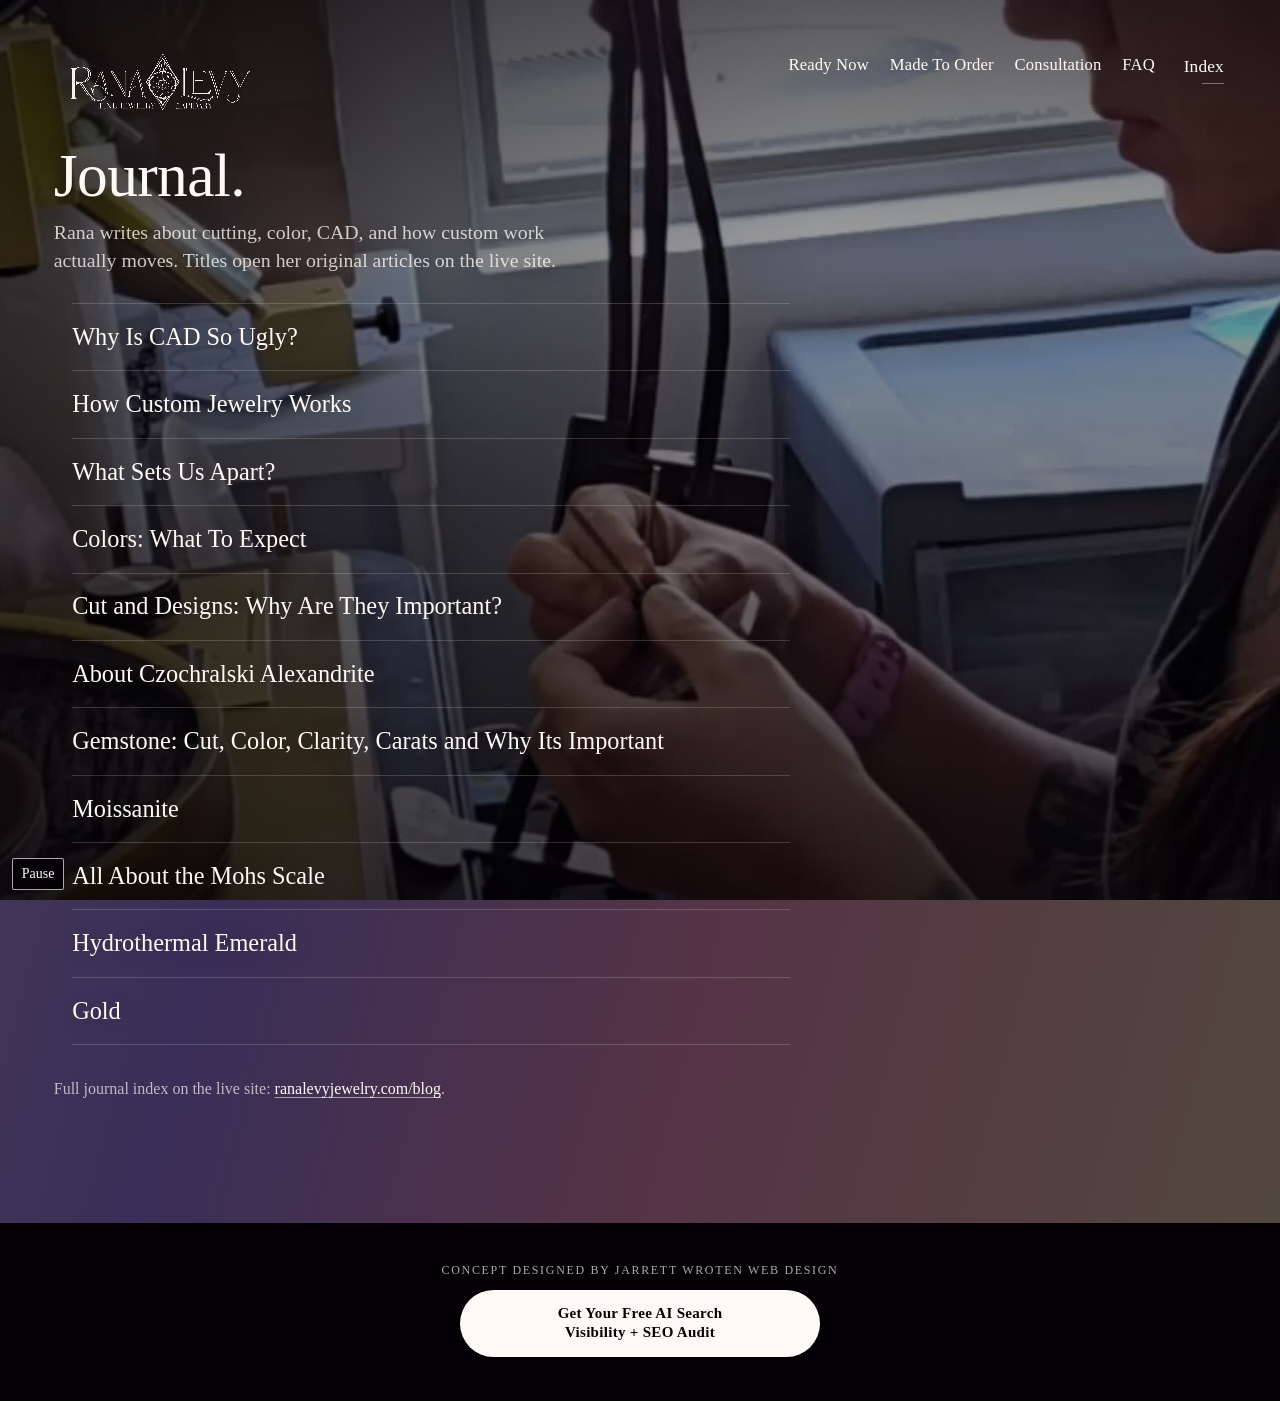
<file: journal.html>
<!DOCTYPE html>
<html lang="en">
<head>
  <meta charset="utf-8">
  <meta name="viewport" content="width=device-width, initial-scale=1, viewport-fit=cover">
  <title>Journal &mdash; RANA LEVY</title>
  <meta name="description" content="Custom gems, cut by hand.">
  <meta name="robots" content="noindex, follow">
  <meta name="googlebot" content="noindex, follow">
  <link rel="canonical" href="https://rana.jarrettwroten.com/journal.html">
  <meta property="og:site_name" content="RANA LEVY">
  <meta property="og:type" content="website">
  <meta property="og:title" content="Journal — RANA LEVY">
  <meta property="og:description" content="Custom gems, cut by hand.">
  <meta property="og:url" content="https://rana.jarrettwroten.com/journal.html">
  <meta property="og:image" content="https://rana.jarrettwroten.com/assets/studio-opening-cluster.jpg">
  <meta property="og:image:type" content="image/jpeg">
  <meta property="og:image:width" content="2160">
  <meta property="og:image:height" content="1080">
  <meta property="og:image:alt" content="Rings worn across the fingers.">
  <meta name="twitter:card" content="summary_large_image">
  <meta name="twitter:title" content="Journal — RANA LEVY">
  <meta name="twitter:description" content="Custom gems, cut by hand.">
  <meta name="twitter:image" content="https://rana.jarrettwroten.com/assets/studio-opening-cluster.jpg">
  <meta name="twitter:image:alt" content="Rings worn across the fingers.">
  <script src="motion-control.js?v=access-20260905"></script>
  <script>
    (function () {
      try {
        var urlQuiet = new URLSearchParams(location.search).get("motion") === "quiet";
        if (urlQuiet) {
          document.documentElement.classList.add("is-quiet");
        }
      } catch (e) {}
    })();
  </script>
  <link rel="stylesheet" href="shell.css?v=access-20260905">
  <link rel="stylesheet" href="spectral-background.css">
  <link rel="stylesheet" href="motion-control.css?v=no-stroke-20260905">
<script type="text/javascript">(function(w,d){w.clarity=w.clarity||function(){(w.clarity.q=w.clarity.q||[]).push(arguments)};var done=0,ev=["scroll","pointerdown","keydown"],o={passive:true,capture:true};function go(){if(done)return;done=1;ev.forEach(function(e){w.removeEventListener(e,go,o)});var t=d.createElement("script");t.async=1;t.src="https://www.clarity.ms/tag/yvve5xueah";var y=d.getElementsByTagName("script")[0];y.parentNode.insertBefore(t,y)}ev.forEach(function(e){w.addEventListener(e,go,o)});function idle(){w.requestIdleCallback?w.requestIdleCallback(go,{timeout:2500}):setTimeout(go,2500)}d.readyState==="complete"?idle():w.addEventListener("load",idle,{once:true})})(window,document);clarity("set","site","rana");</script>
</head>
<body class="shell-body page-journal" data-page="journal">
  <div class="shell-ground shell-ground--studio" aria-hidden="true">
    <img
      class="shell-ground__image"
      src="assets/studio-poster.jpg"
      alt=""
      width="1920"
      height="1080"
      decoding="async"
      fetchpriority="high"
    >
    <div class="shell-ground__scrim"></div>
    <div class="shell-ground__grain"></div>
  </div>

  <header class="shell-chrome">
    <a class="shell-mark" id="shell-mark" href="index.html" aria-label="RANA LEVY home"></a>
    <nav class="shell-primary-nav" aria-label="Primary">
      <a href="ready.html">Ready Now</a>
      <a href="made.html">Made To Order</a>
      <a href="consultation.html">Consultation</a>
      <a href="faq.html">FAQ</a>
    </nav>
    <button type="button" class="shell-index-open" id="shell-index-open" aria-expanded="false" aria-controls="shell-index-dialog">Index</button>
  </header>

  <main class="shell-main" id="main">
    <article class="prose prose--wide">
      <h1>Journal.</h1>
      <p class="lede">
        Rana writes about cutting, color, CAD, and how custom work actually moves.
        Titles open her original articles on the live site.
      </p>

      <ol class="journal-river">
        <li>
          <a href="https://www.ranalevyjewelry.com/blog/why-is-cad-so-ugly" target="_blank" rel="noopener">Why Is CAD So Ugly?</a>
        </li>
        <li>
          <a href="https://www.ranalevyjewelry.com/blog/how-custom-jewelry-works" target="_blank" rel="noopener">How Custom Jewelry Works</a>
        </li>
        <li>
          <a href="https://www.ranalevyjewelry.com/blog/what-sets-us-apart" target="_blank" rel="noopener">What Sets Us Apart?</a>
        </li>
        <li>
          <a href="https://www.ranalevyjewelry.com/blog/colors-what-to-expect" target="_blank" rel="noopener">Colors: What To Expect</a>
        </li>
        <li>
          <a href="https://www.ranalevyjewelry.com/blog/cut-and-designs-why-are-they-important" target="_blank" rel="noopener">Cut and Designs: Why Are They Important?</a>
        </li>
        <li>
          <a href="https://www.ranalevyjewelry.com/blog/about-czochralski-alexandrite" target="_blank" rel="noopener">About Czochralski Alexandrite</a>
        </li>
        <li>
          <a href="https://www.ranalevyjewelry.com/blog/gemstone-cut-color-clarity-carats-and-why-its-important" target="_blank" rel="noopener">Gemstone: Cut, Color, Clarity, Carats and Why Its Important</a>
        </li>
        <li>
          <a href="https://www.ranalevyjewelry.com/blog/for-your-research-moissanite" target="_blank" rel="noopener">Moissanite</a>
        </li>
        <li>
          <a href="https://www.ranalevyjewelry.com/blog/all-about-the-mohs-scale" target="_blank" rel="noopener">All About the Mohs Scale</a>
        </li>
        <li>
          <a href="https://www.ranalevyjewelry.com/blog/for-your-research-hydrothermal-emerald" target="_blank" rel="noopener">Hydrothermal Emerald</a>
        </li>
        <li>
          <a href="https://www.ranalevyjewelry.com/blog/for-your-research-gold" target="_blank" rel="noopener">Gold</a>
        </li>
      </ol>

      <p class="caveat" style="margin-top:2rem;">
        Full journal index on the live site:
        <a href="https://www.ranalevyjewelry.com/blog" rel="noopener">ranalevyjewelry.com/blog</a>.
      </p>
    </article>
  </main>

  <script src="shell.js"></script>
<!-- jw-book:start -->
<style>
.jw-book{position:relative;z-index:50;clear:both;display:flex;flex-direction:column;align-items:center;gap:12px;padding:40px 20px calc(44px + env(safe-area-inset-bottom));background:#020005;text-align:center;font-family:inherit;margin:0}
.jw-book__by{margin:0;font:inherit;font-size:12px;letter-spacing:.14em;text-transform:uppercase;color:rgba(255,250,245,.68)}
.jw-book__btn{display:inline-flex;align-items:center;justify-content:center;min-height:48px;padding:14px 28px;border-radius:999px;background:#fffaf5;color:#020005;font:inherit;font-size:15px;font-weight:600;letter-spacing:.02em;line-height:1.3;text-decoration:none;text-align:center;text-wrap:balance;max-width:min(100%,360px);box-sizing:border-box;transition:transform .2s ease,filter .2s ease}
.jw-book__btn:hover{transform:translateY(-1px);filter:brightness(1.08)}
.jw-book__btn:focus-visible{outline:2px solid #fffaf5;outline-offset:4px}
</style>
<aside class="jw-book" aria-label="Concept designed by Jarrett Wroten Web Design">
<p class="jw-book__by">Concept designed by Jarrett Wroten Web Design</p>
<a class="jw-book__btn" href="https://jarrettwroten.com/book/" target="_blank" rel="noopener">Get Your Free AI Search Visibility + SEO Audit</a>
</aside>
<!-- jw-book:end -->
</body>
</html>
</file>
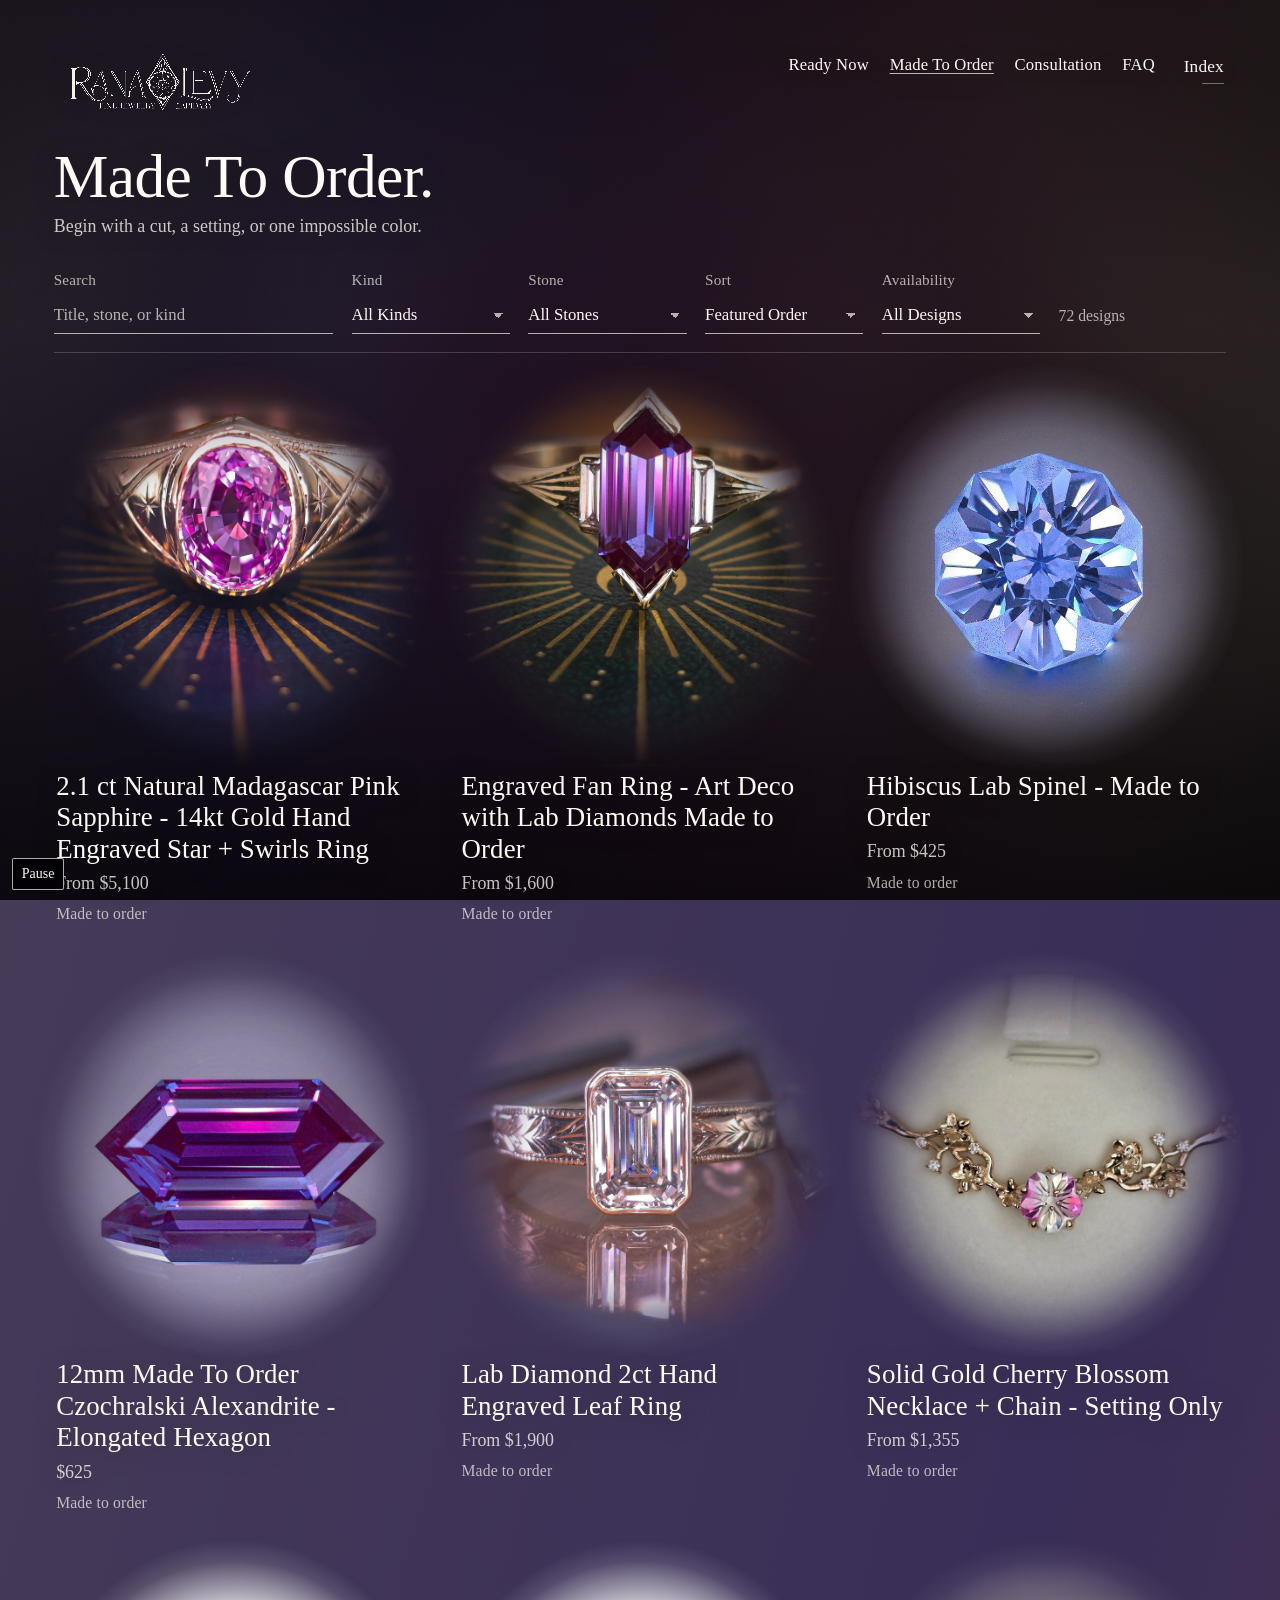
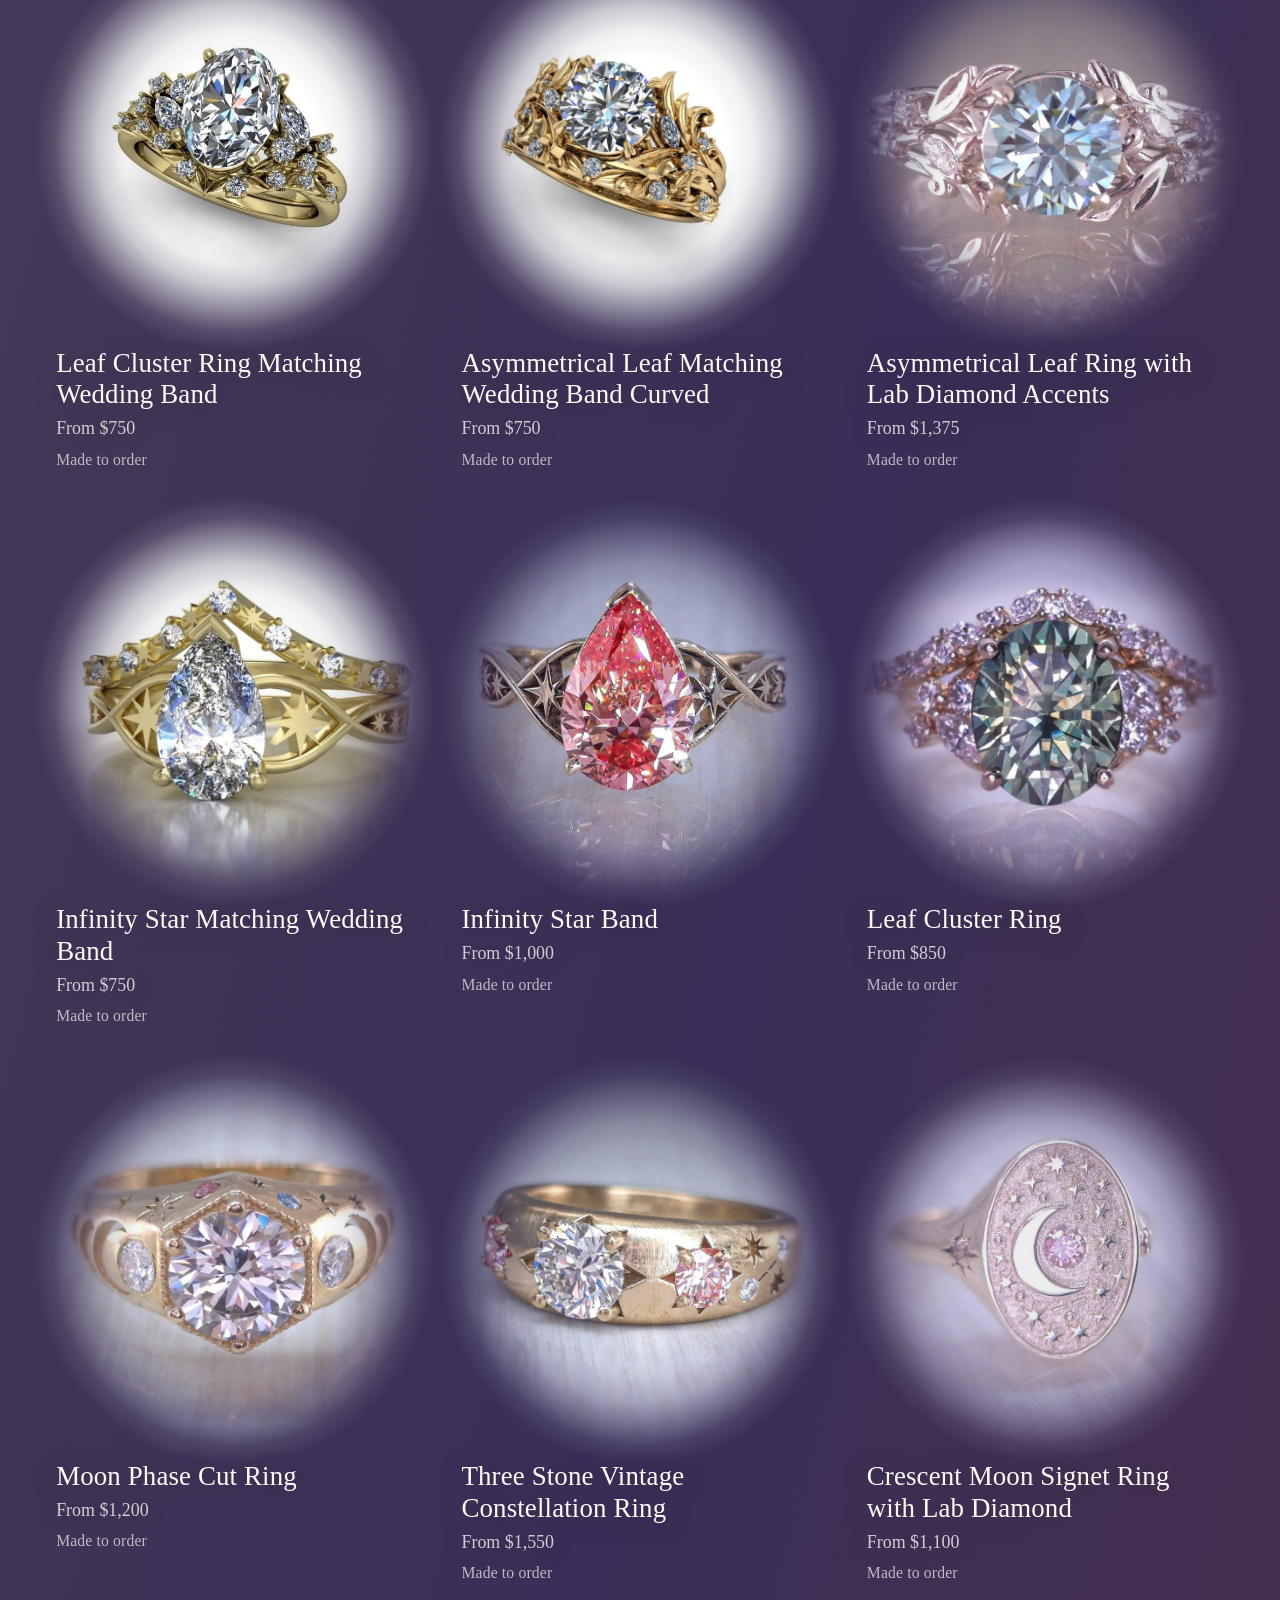
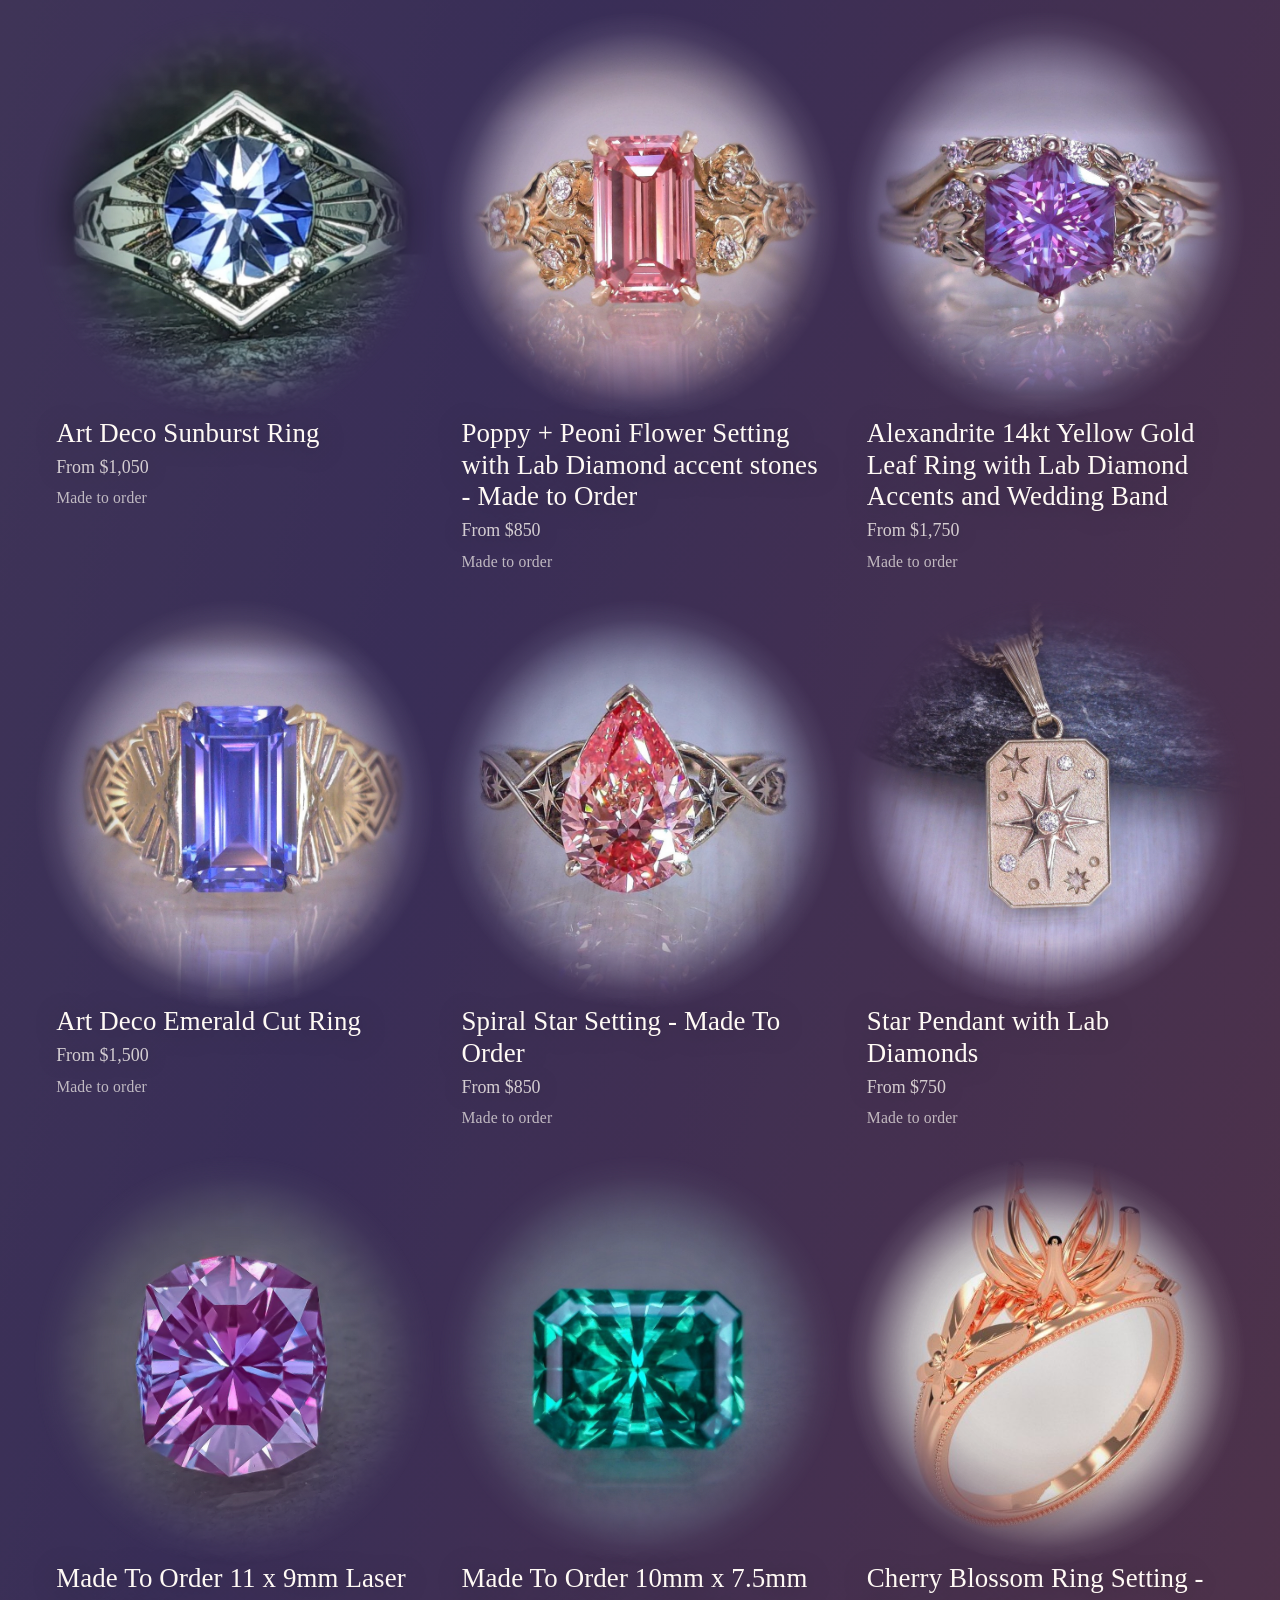
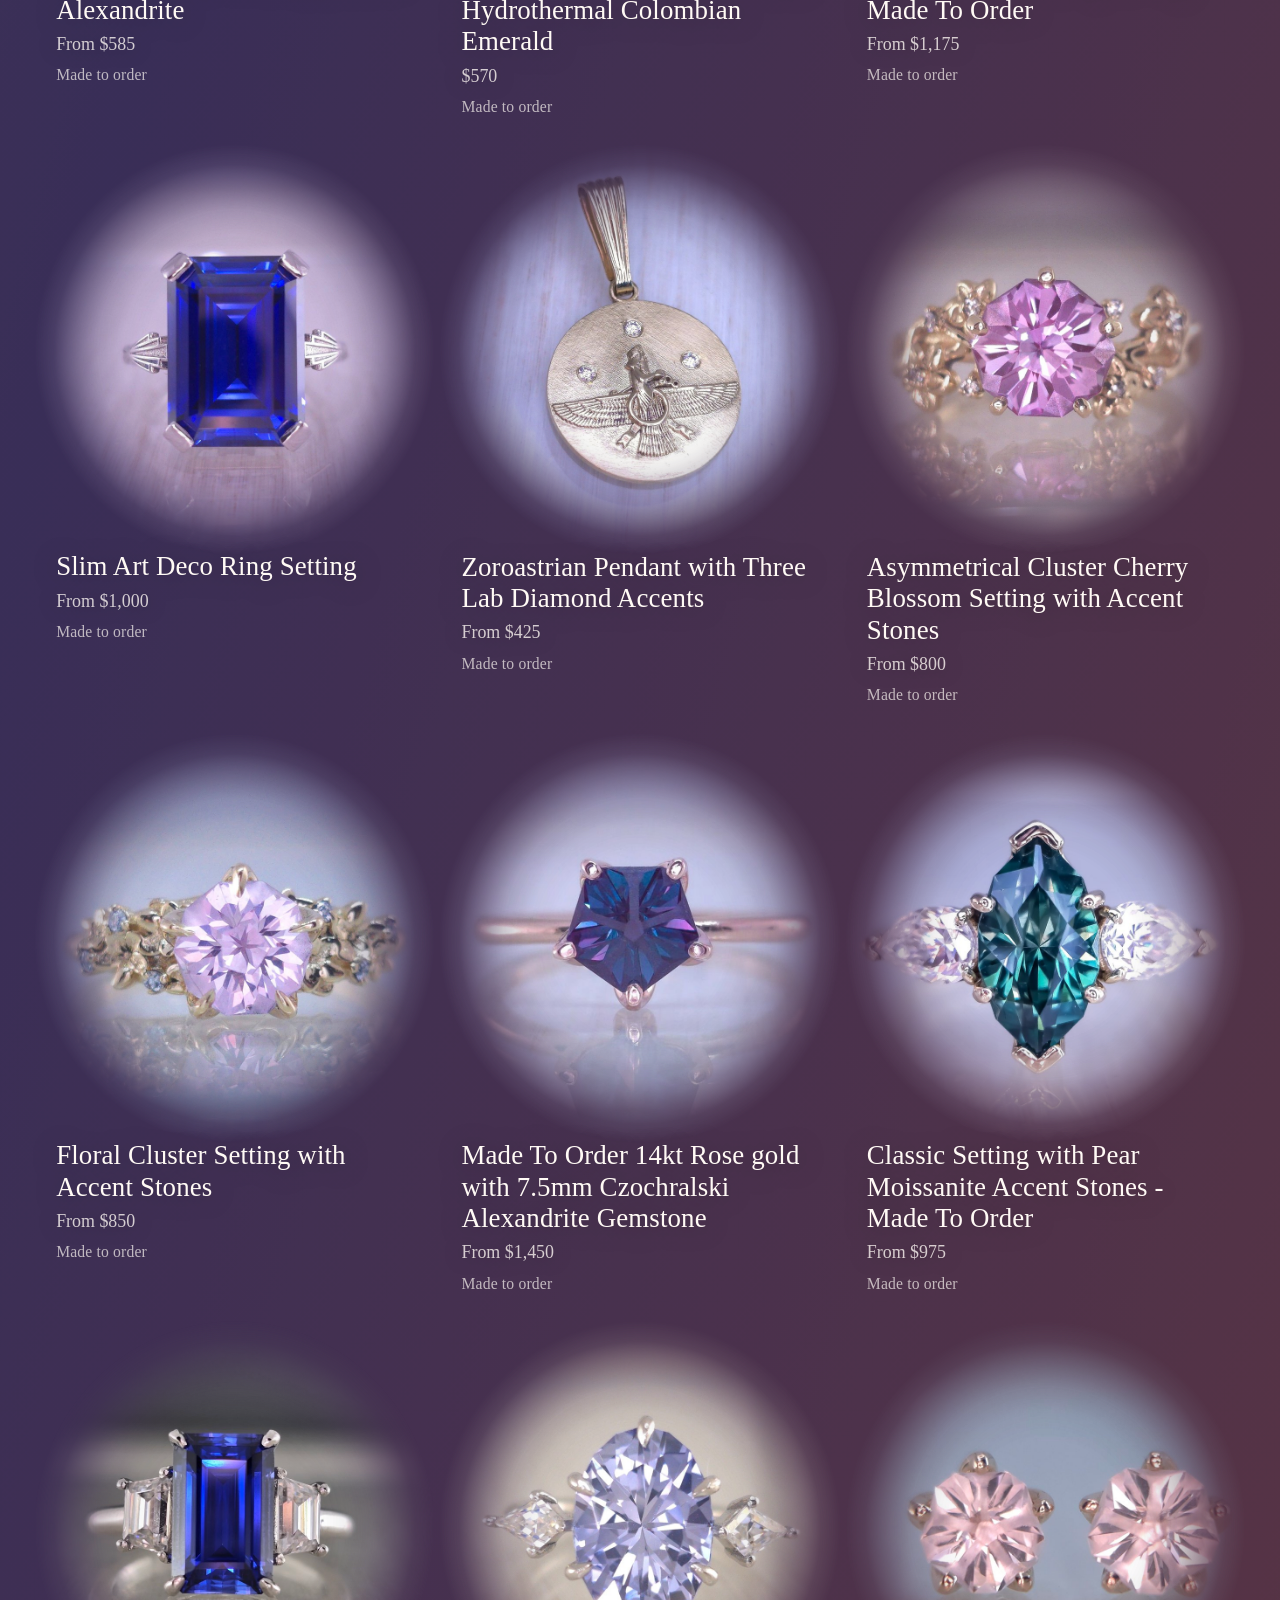
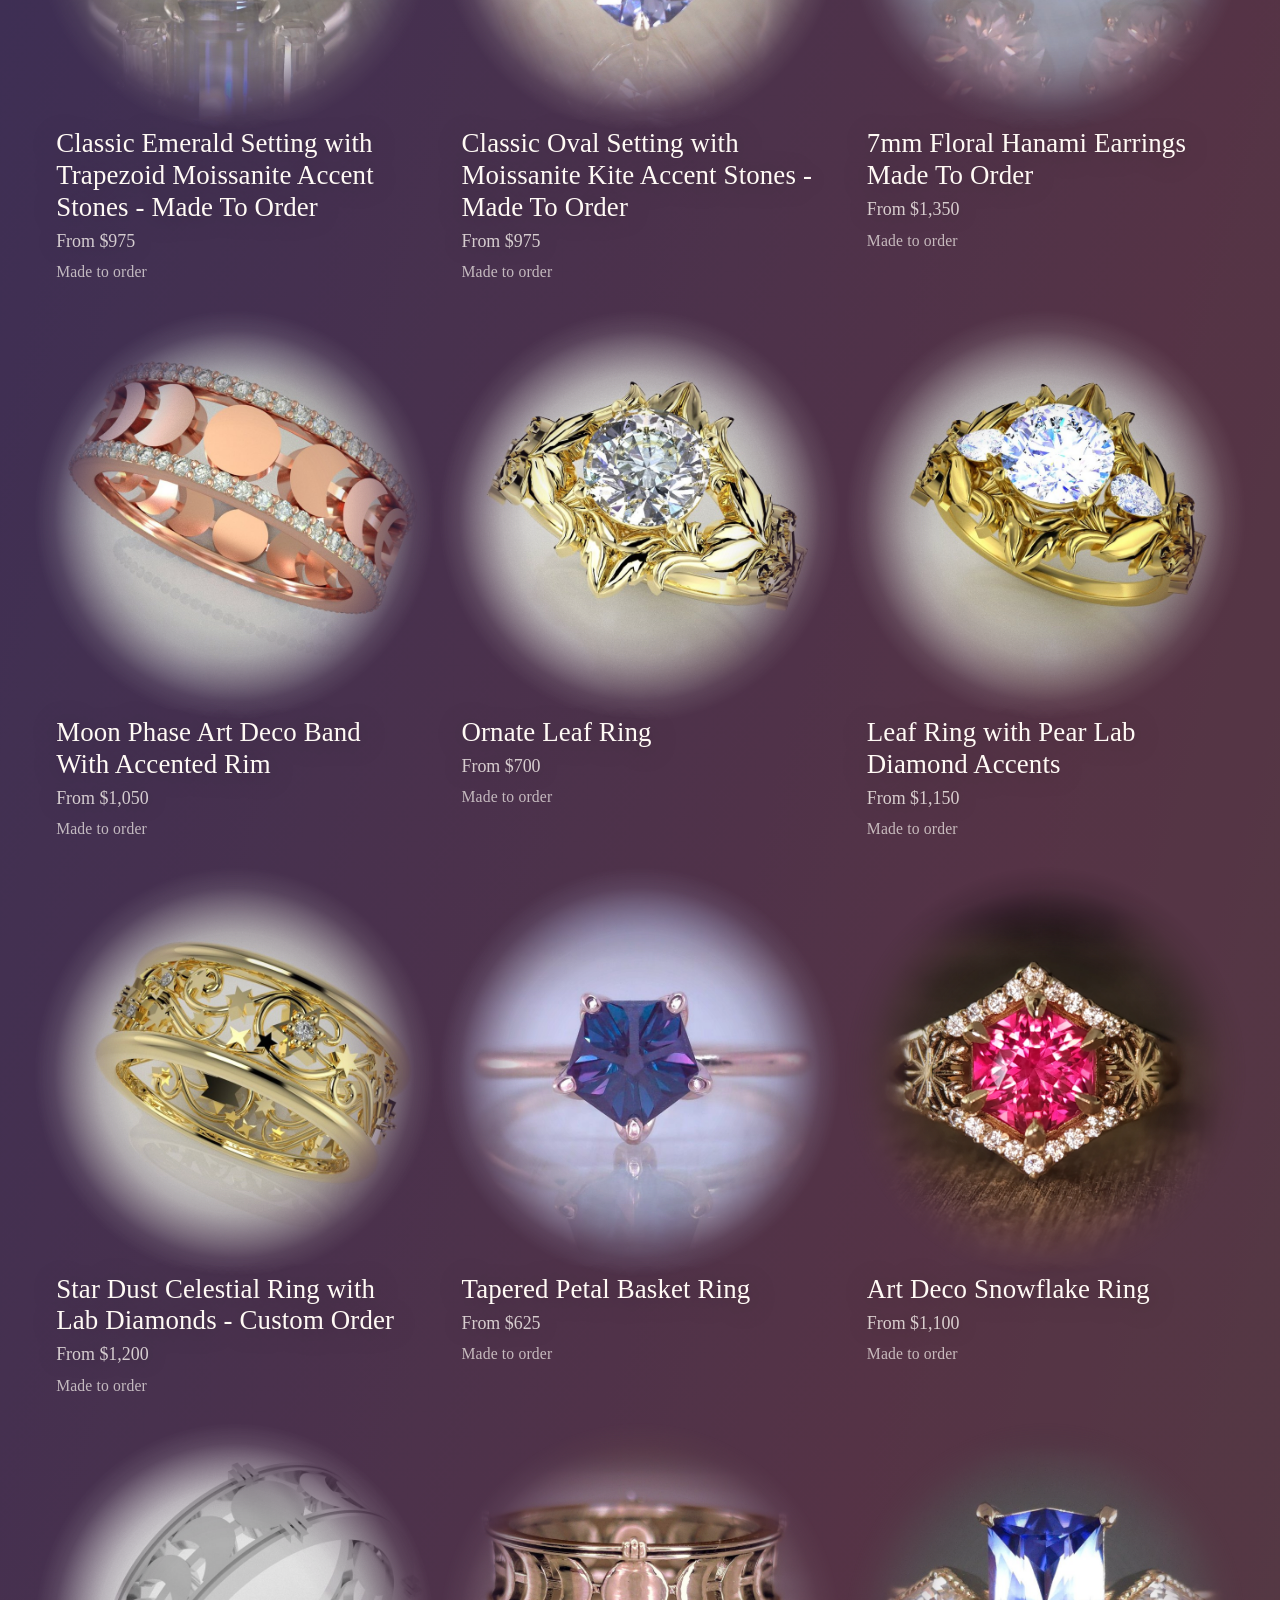
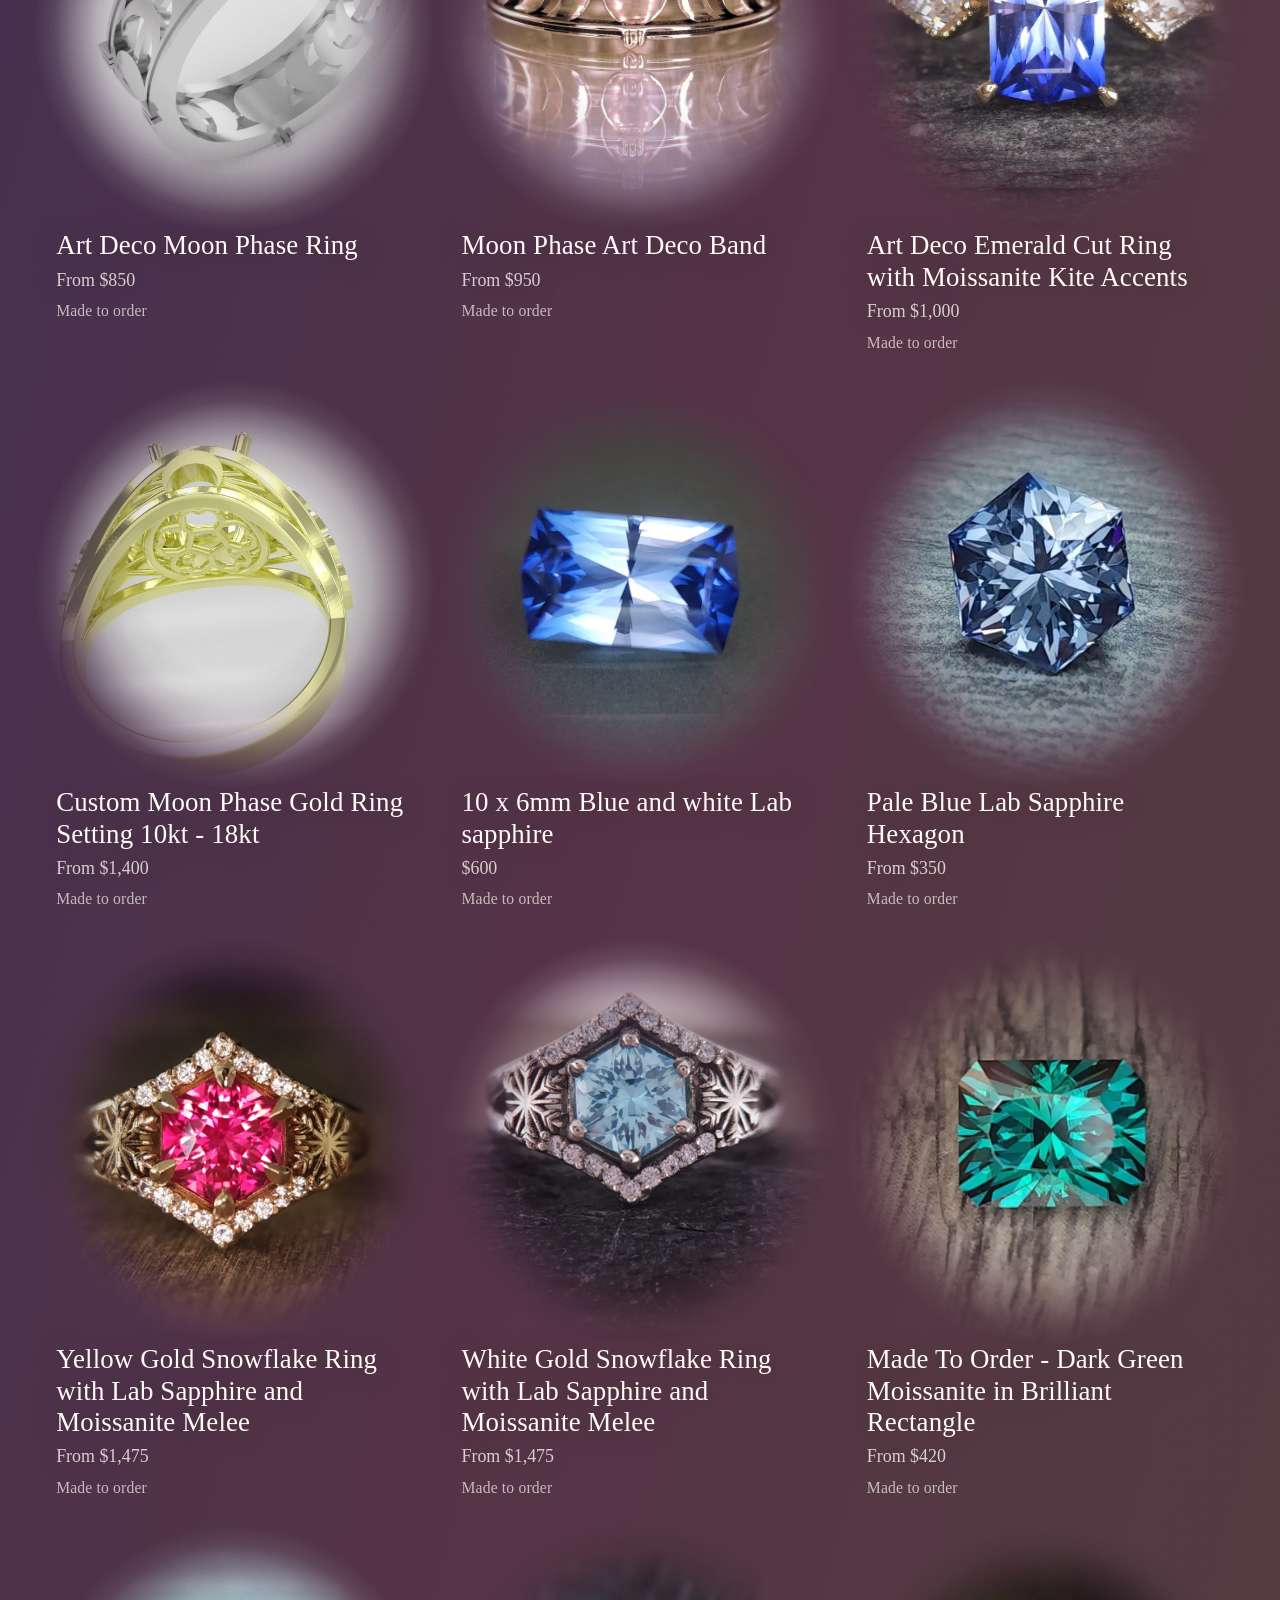
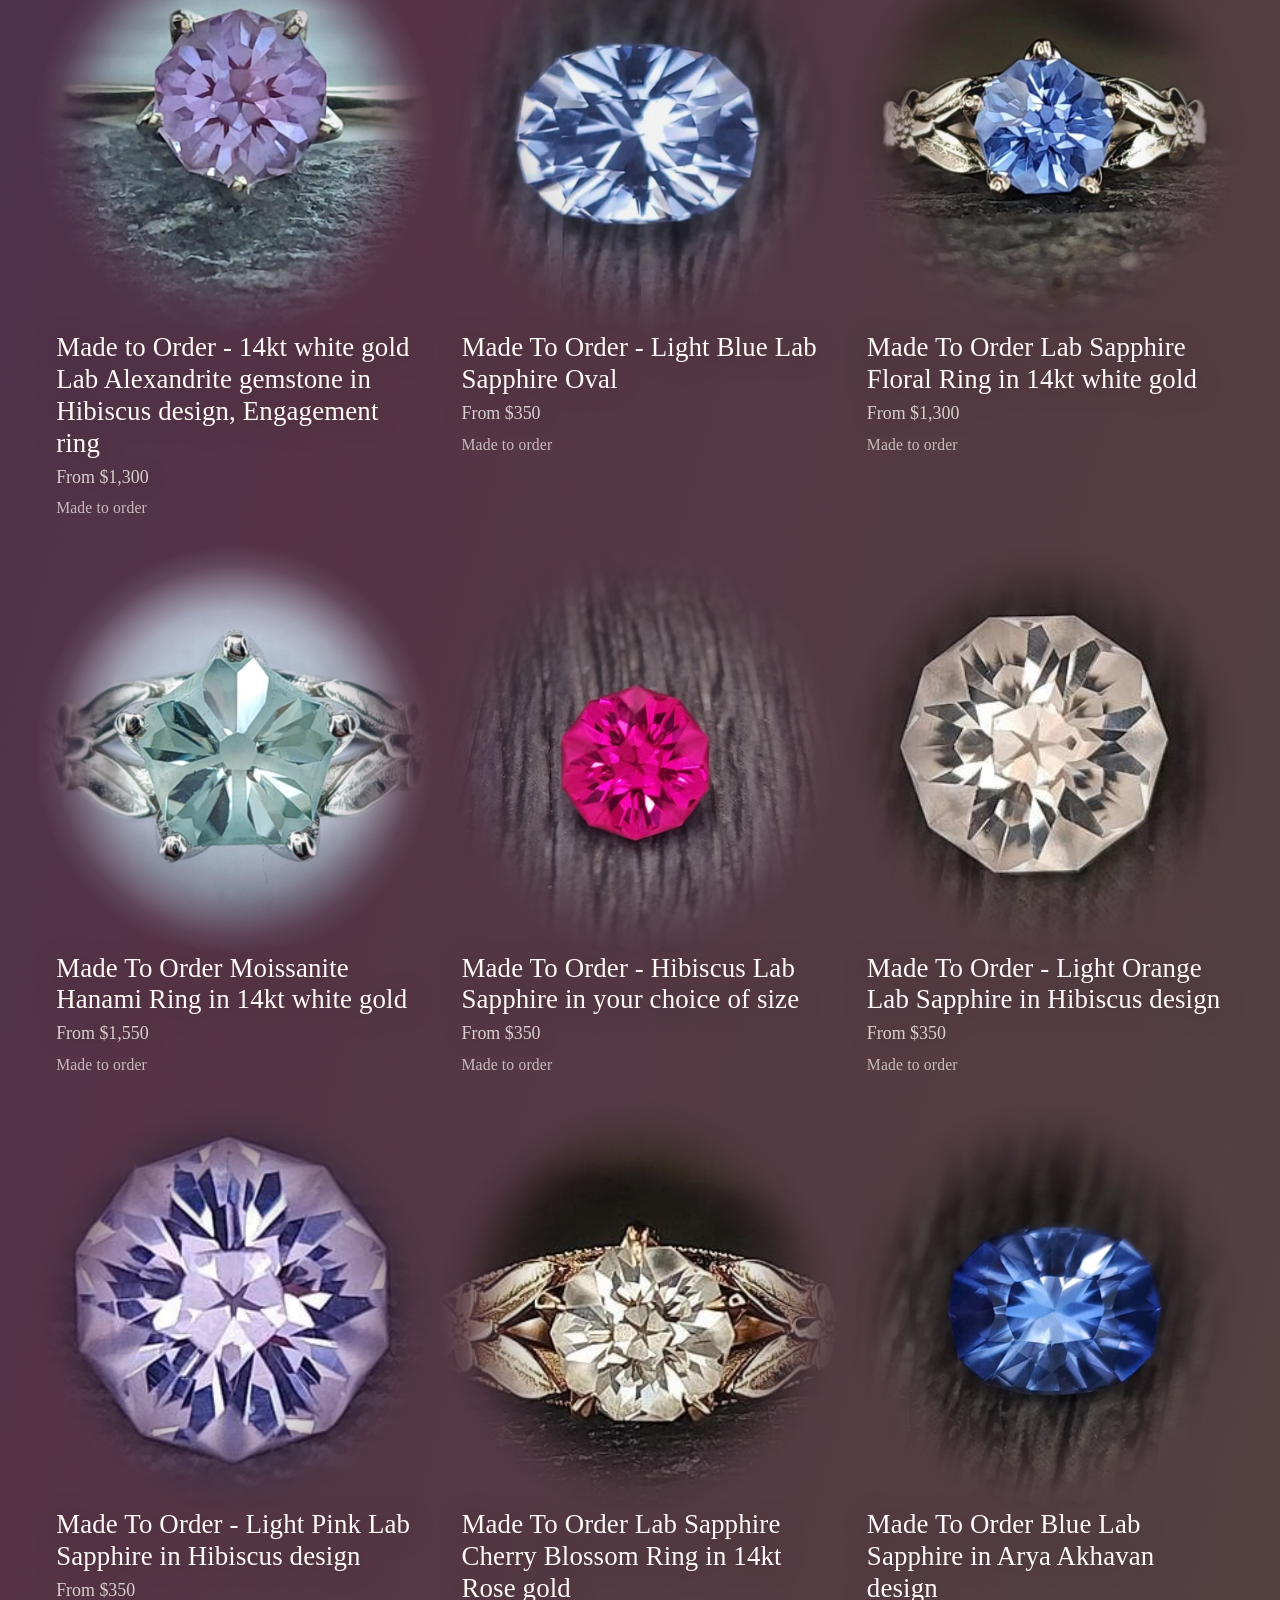
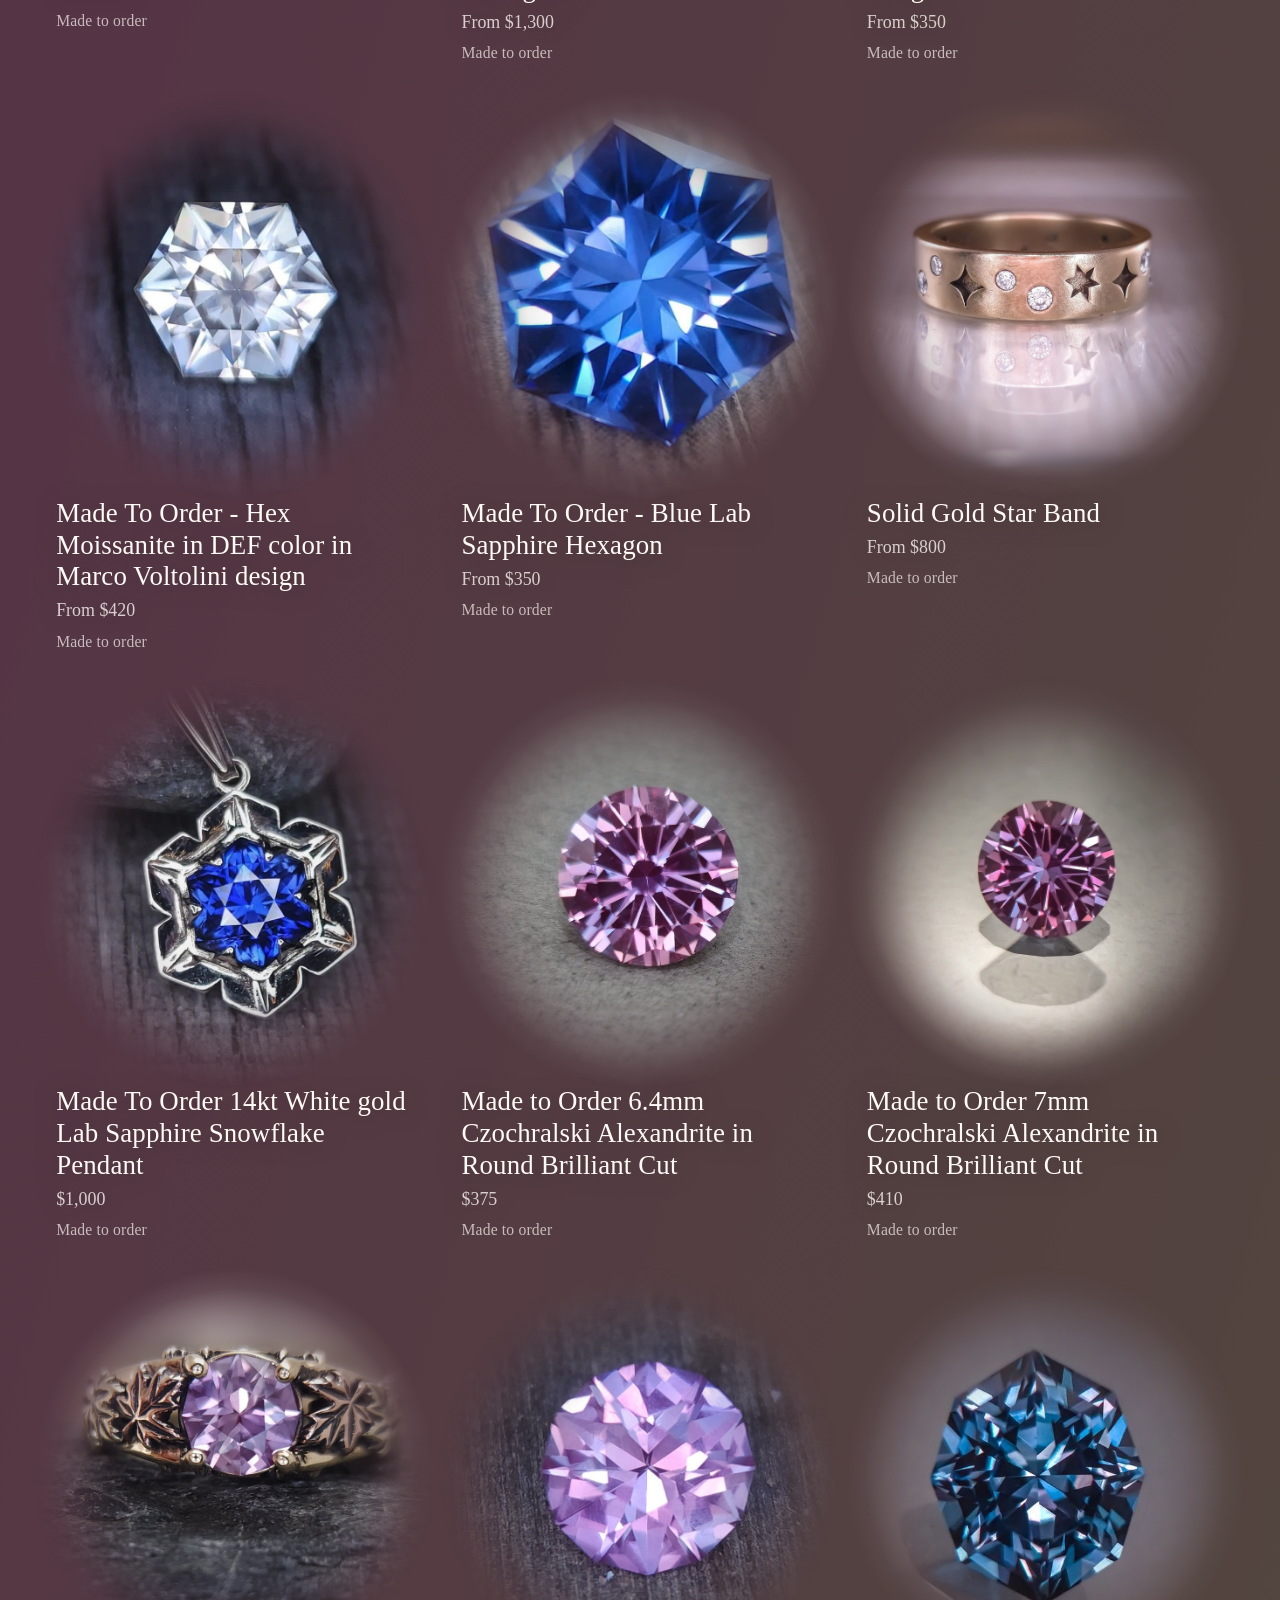
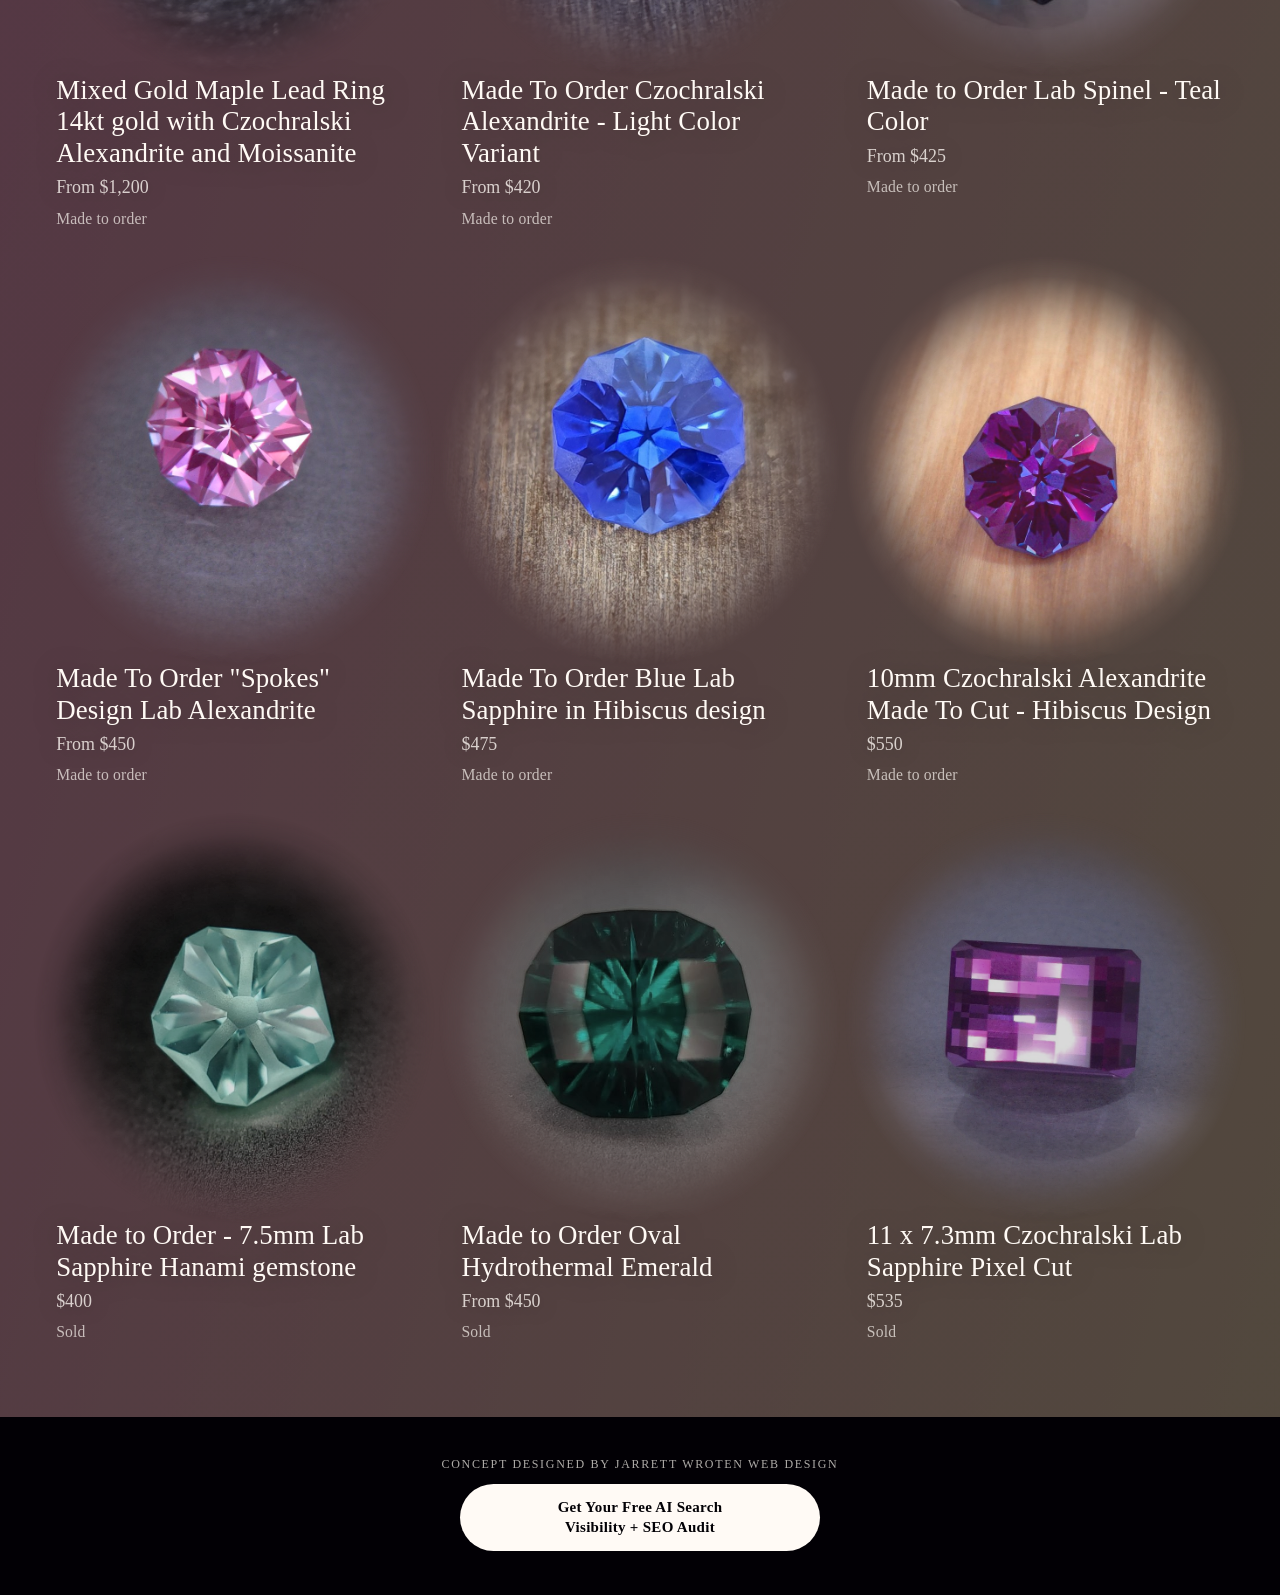
<file: made.html>
<!DOCTYPE html>
<html lang="en">
<head>
  <meta charset="utf-8">
  <meta name="viewport" content="width=device-width, initial-scale=1, viewport-fit=cover">
  <title>Made To Order &mdash; RANA LEVY</title>
  <meta name="description" content="Custom gems, cut by hand.">
  <meta name="robots" content="noindex, follow">
  <meta name="googlebot" content="noindex, follow">
  <link rel="canonical" href="https://rana.jarrettwroten.com/made.html">
  <meta property="og:site_name" content="RANA LEVY">
  <meta property="og:type" content="website">
  <meta property="og:title" content="Made To Order — RANA LEVY">
  <meta property="og:description" content="Custom gems, cut by hand.">
  <meta property="og:url" content="https://rana.jarrettwroten.com/made.html">
  <meta property="og:image" content="https://rana.jarrettwroten.com/assets/studio-opening-cluster.jpg">
  <meta property="og:image:type" content="image/jpeg">
  <meta property="og:image:width" content="2160">
  <meta property="og:image:height" content="1080">
  <meta property="og:image:alt" content="Rings worn across the fingers.">
  <meta name="twitter:card" content="summary_large_image">
  <meta name="twitter:title" content="Made To Order — RANA LEVY">
  <meta name="twitter:description" content="Custom gems, cut by hand.">
  <meta name="twitter:image" content="https://rana.jarrettwroten.com/assets/studio-opening-cluster.jpg">
  <meta name="twitter:image:alt" content="Rings worn across the fingers.">
  <script src="motion-control.js?v=access-20260905"></script>
  <script>
    (function () {
      try {
        var urlQuiet = new URLSearchParams(location.search).get("motion") === "quiet";
        if (urlQuiet) {
          document.documentElement.classList.add("is-quiet");
        }
      } catch (e) {}
    })();
  </script>
  <link rel="stylesheet" href="shell.css?v=access-20260905">
  <link rel="stylesheet" href="spectral-background.css">
  <link rel="stylesheet" href="motion-control.css?v=no-stroke-20260905">
<script type="text/javascript">(function(w,d){w.clarity=w.clarity||function(){(w.clarity.q=w.clarity.q||[]).push(arguments)};var done=0,ev=["scroll","pointerdown","keydown"],o={passive:true,capture:true};function go(){if(done)return;done=1;ev.forEach(function(e){w.removeEventListener(e,go,o)});var t=d.createElement("script");t.async=1;t.src="https://www.clarity.ms/tag/yvve5xueah";var y=d.getElementsByTagName("script")[0];y.parentNode.insertBefore(t,y)}ev.forEach(function(e){w.addEventListener(e,go,o)});function idle(){w.requestIdleCallback?w.requestIdleCallback(go,{timeout:2500}):setTimeout(go,2500)}d.readyState==="complete"?idle():w.addEventListener("load",idle,{once:true})})(window,document);clarity("set","site","rana");</script>
</head>
<body class="shell-body page-made" data-page="made">
  <div class="shell-ground shell-ground--gem" aria-hidden="true">
    <img
      class="shell-ground__image"
      src="assets/ring-art-deco.webp"
      alt=""
      width="1440"
      height="1440"
      decoding="async"
      fetchpriority="high"
    >
    <div class="shell-ground__scrim"></div>
    <div class="shell-ground__grain"></div>
  </div>

  <header class="shell-chrome">
    <a class="shell-mark" id="shell-mark" href="index.html" aria-label="RANA LEVY home"></a>
    <nav class="shell-primary-nav" aria-label="Primary">
      <a href="ready.html">Ready Now</a>
      <a href="made.html">Made To Order</a>
      <a href="consultation.html">Consultation</a>
      <a href="faq.html">FAQ</a>
    </nav>
    <button type="button" class="shell-index-open" id="shell-index-open" aria-expanded="false" aria-controls="shell-index-dialog">Index</button>
  </header>

  <main class="shell-main" id="main">
    <header class="tray-intro">
      <h1>Made To Order.</h1>
      <p>Begin with a cut, a setting, or one impossible color.</p>
    </header>

    <section class="tray-instrument" aria-label="Browse made-to-order designs">
      <div class="tray-instrument__row">
        <div class="tray-field tray-field--search">
          <label for="tray-search">Search</label>
          <input id="tray-search" type="search" name="q" autocomplete="off" spellcheck="false" placeholder="Title, stone, or kind">
        </div>
        <div class="tray-field">
          <label for="tray-kind">Kind</label>
          <select id="tray-kind" name="kind">
            <option value="">All Kinds</option>
          </select>
        </div>
        <div class="tray-field">
          <label for="tray-stone">Stone</label>
          <select id="tray-stone" name="stone">
            <option value="">All Stones</option>
          </select>
        </div>
        <div class="tray-field">
          <label for="tray-sort">Sort</label>
          <select id="tray-sort" name="sort">
            <option value="source">Featured Order</option>
            <option value="price-asc">Price Low To High</option>
            <option value="price-desc">Price High To Low</option>
          </select>
        </div>
        <div class="tray-field">
          <label for="tray-availability">Availability</label>
          <select id="tray-availability" name="availability">
            <option value="all">All Designs</option>
            <option value="available">Made To Order</option>
            <option value="sold">Sold</option>
          </select>
        </div>
        <p id="tray-count" class="tray-count" aria-live="polite"></p>
      </div>
    </section>

    <p id="tray-status" class="tray-status" hidden>Loading designs&hellip;</p>
    <ol class="tray" id="tray" aria-label="Made-to-order designs"></ol>

    <noscript>
      <p class="tray-fallback">
        This collection needs JavaScript to unfold here.
        Browse made-to-order work on
        <a href="https://www.ranalevyjewelry.com/shop-i1Da8">Rana&rsquo;s live shop</a>.
      </p>
    </noscript>
  </main>

  <script src="data/catalog.js"></script>
  <script src="shell.js"></script>
<!-- jw-book:start -->
<style>
.jw-book{position:relative;z-index:50;clear:both;display:flex;flex-direction:column;align-items:center;gap:12px;padding:40px 20px calc(44px + env(safe-area-inset-bottom));background:#020005;text-align:center;font-family:inherit;margin:0}
.jw-book__by{margin:0;font:inherit;font-size:12px;letter-spacing:.14em;text-transform:uppercase;color:rgba(255,250,245,.68)}
.jw-book__btn{display:inline-flex;align-items:center;justify-content:center;min-height:48px;padding:14px 28px;border-radius:999px;background:#fffaf5;color:#020005;font:inherit;font-size:15px;font-weight:600;letter-spacing:.02em;line-height:1.3;text-decoration:none;text-align:center;text-wrap:balance;max-width:min(100%,360px);box-sizing:border-box;transition:transform .2s ease,filter .2s ease}
.jw-book__btn:hover{transform:translateY(-1px);filter:brightness(1.08)}
.jw-book__btn:focus-visible{outline:2px solid #fffaf5;outline-offset:4px}
</style>
<aside class="jw-book" aria-label="Concept designed by Jarrett Wroten Web Design">
<p class="jw-book__by">Concept designed by Jarrett Wroten Web Design</p>
<a class="jw-book__btn" href="https://jarrettwroten.com/book/" target="_blank" rel="noopener">Get Your Free AI Search Visibility + SEO Audit</a>
</aside>
<!-- jw-book:end -->
</body>
</html>
</file>
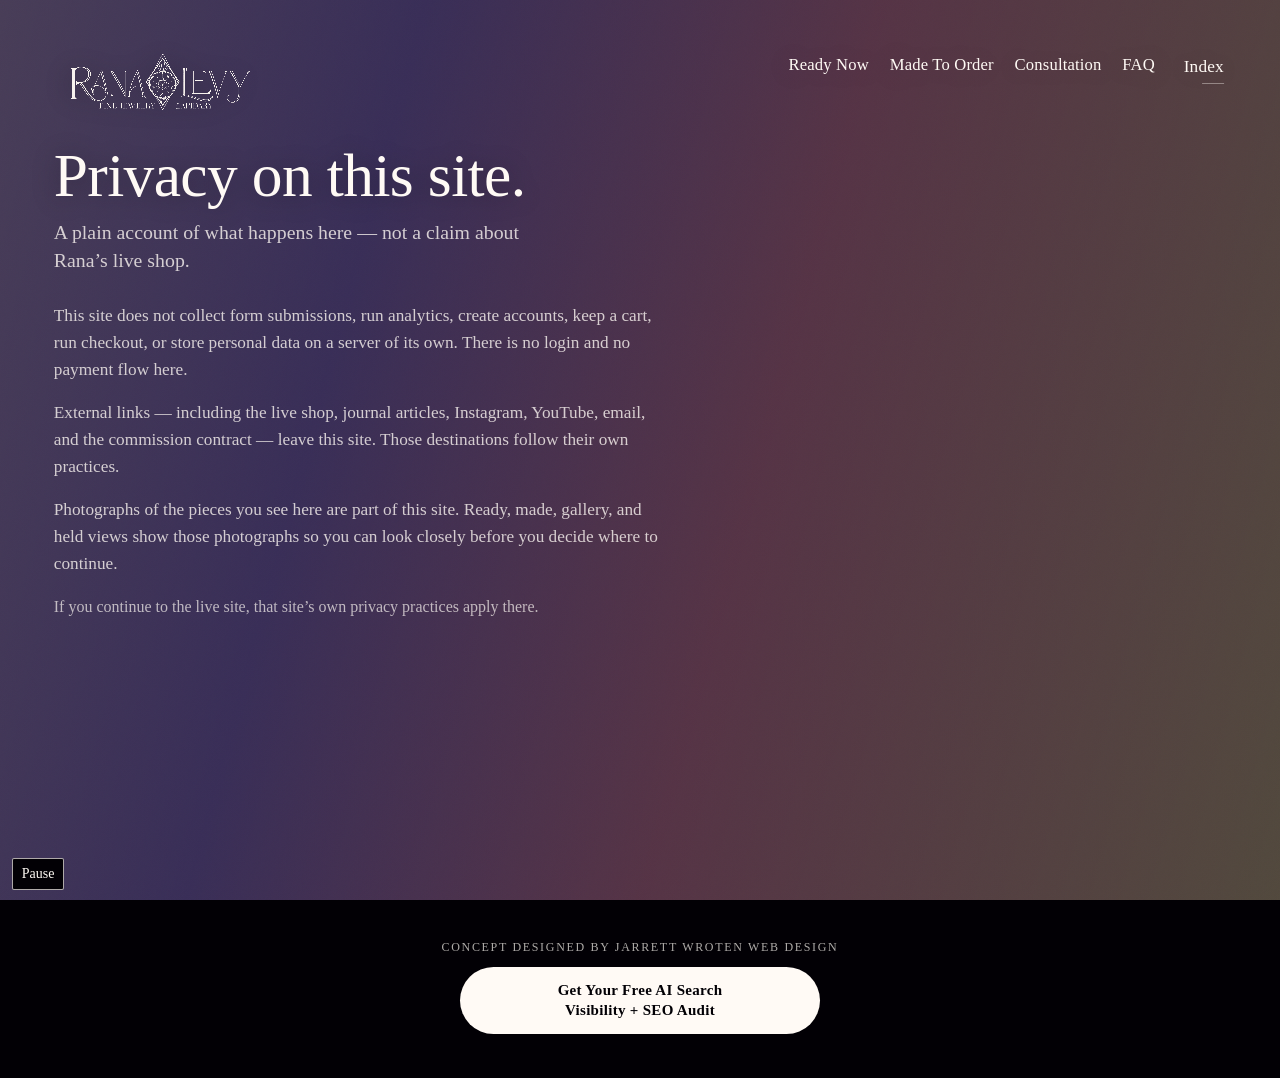
<file: privacy.html>
<!DOCTYPE html>
<html lang="en">
<head>
  <meta charset="utf-8">
  <meta name="viewport" content="width=device-width, initial-scale=1, viewport-fit=cover">
  <title>Privacy &mdash; RANA LEVY</title>
  <meta name="description" content="Custom gems, cut by hand.">
  <meta name="robots" content="noindex, follow">
  <meta name="googlebot" content="noindex, follow">
  <link rel="canonical" href="https://rana.jarrettwroten.com/privacy.html">
  <meta property="og:site_name" content="RANA LEVY">
  <meta property="og:type" content="website">
  <meta property="og:title" content="Privacy — RANA LEVY">
  <meta property="og:description" content="Custom gems, cut by hand.">
  <meta property="og:url" content="https://rana.jarrettwroten.com/privacy.html">
  <meta property="og:image" content="https://rana.jarrettwroten.com/assets/studio-opening-cluster.jpg">
  <meta property="og:image:type" content="image/jpeg">
  <meta property="og:image:width" content="2160">
  <meta property="og:image:height" content="1080">
  <meta property="og:image:alt" content="Rings worn across the fingers.">
  <meta name="twitter:card" content="summary_large_image">
  <meta name="twitter:title" content="Privacy — RANA LEVY">
  <meta name="twitter:description" content="Custom gems, cut by hand.">
  <meta name="twitter:image" content="https://rana.jarrettwroten.com/assets/studio-opening-cluster.jpg">
  <meta name="twitter:image:alt" content="Rings worn across the fingers.">
  <script src="motion-control.js?v=access-20260905"></script>
  <script>
    (function () {
      try {
        var urlQuiet = new URLSearchParams(location.search).get("motion") === "quiet";
        if (urlQuiet) {
          document.documentElement.classList.add("is-quiet");
        }
      } catch (e) {}
    })();
  </script>
  <link rel="stylesheet" href="shell.css?v=access-20260905">
  <link rel="stylesheet" href="spectral-background.css">
  <link rel="stylesheet" href="motion-control.css?v=no-stroke-20260905">
<script type="text/javascript">(function(w,d){w.clarity=w.clarity||function(){(w.clarity.q=w.clarity.q||[]).push(arguments)};var done=0,ev=["scroll","pointerdown","keydown"],o={passive:true,capture:true};function go(){if(done)return;done=1;ev.forEach(function(e){w.removeEventListener(e,go,o)});var t=d.createElement("script");t.async=1;t.src="https://www.clarity.ms/tag/yvve5xueah";var y=d.getElementsByTagName("script")[0];y.parentNode.insertBefore(t,y)}ev.forEach(function(e){w.addEventListener(e,go,o)});function idle(){w.requestIdleCallback?w.requestIdleCallback(go,{timeout:2500}):setTimeout(go,2500)}d.readyState==="complete"?idle():w.addEventListener("load",idle,{once:true})})(window,document);clarity("set","site","rana");</script>
</head>
<body class="shell-body page-privacy" data-page="privacy">
  <div class="shell-ground" aria-hidden="true">
    <img
      class="shell-ground__image"
      src="assets/ring-heirloom.webp"
      alt=""
      width="1440"
      height="1440"
      decoding="async"
      fetchpriority="high"
    >
    <div class="shell-ground__scrim"></div>
    <div class="shell-ground__grain"></div>
  </div>

  <header class="shell-chrome">
    <a class="shell-mark" id="shell-mark" href="index.html" aria-label="RANA LEVY home"></a>
    <nav class="shell-primary-nav" aria-label="Primary">
      <a href="ready.html">Ready Now</a>
      <a href="made.html">Made To Order</a>
      <a href="consultation.html">Consultation</a>
      <a href="faq.html">FAQ</a>
    </nav>
    <button type="button" class="shell-index-open" id="shell-index-open" aria-expanded="false" aria-controls="shell-index-dialog">Index</button>
  </header>

  <main class="shell-main" id="main">
    <article class="prose">
      <h1>Privacy on this site.</h1>
      <p class="lede">
        A plain account of what happens here &mdash; not a claim about Rana&rsquo;s live shop.
      </p>

      <p>
        This site does not collect form submissions, run analytics, create accounts, keep a cart, run checkout, or store personal data on a server of its own. There is no login and no payment flow here.
      </p>

      <p>
        External links &mdash; including the live shop, journal articles, Instagram, YouTube, email, and the commission contract &mdash; leave this site. Those destinations follow their own practices.
      </p>

      <p>
        Photographs of the pieces you see here are part of this site. Ready, made, gallery, and held views show those photographs so you can look closely before you decide where to continue.
      </p>

      <p class="caveat">
        If you continue to the live site, that site&rsquo;s own privacy practices apply there.
      </p>
    </article>
  </main>

  <script src="shell.js"></script>
<!-- jw-book:start -->
<style>
.jw-book{position:relative;z-index:50;clear:both;display:flex;flex-direction:column;align-items:center;gap:12px;padding:40px 20px calc(44px + env(safe-area-inset-bottom));background:#020005;text-align:center;font-family:inherit;margin:0}
.jw-book__by{margin:0;font:inherit;font-size:12px;letter-spacing:.14em;text-transform:uppercase;color:rgba(255,250,245,.68)}
.jw-book__btn{display:inline-flex;align-items:center;justify-content:center;min-height:48px;padding:14px 28px;border-radius:999px;background:#fffaf5;color:#020005;font:inherit;font-size:15px;font-weight:600;letter-spacing:.02em;line-height:1.3;text-decoration:none;text-align:center;text-wrap:balance;max-width:min(100%,360px);box-sizing:border-box;transition:transform .2s ease,filter .2s ease}
.jw-book__btn:hover{transform:translateY(-1px);filter:brightness(1.08)}
.jw-book__btn:focus-visible{outline:2px solid #fffaf5;outline-offset:4px}
</style>
<aside class="jw-book" aria-label="Concept designed by Jarrett Wroten Web Design">
<p class="jw-book__by">Concept designed by Jarrett Wroten Web Design</p>
<a class="jw-book__btn" href="https://jarrettwroten.com/book/" target="_blank" rel="noopener">Get Your Free AI Search Visibility + SEO Audit</a>
</aside>
<!-- jw-book:end -->
</body>
</html>
</file>
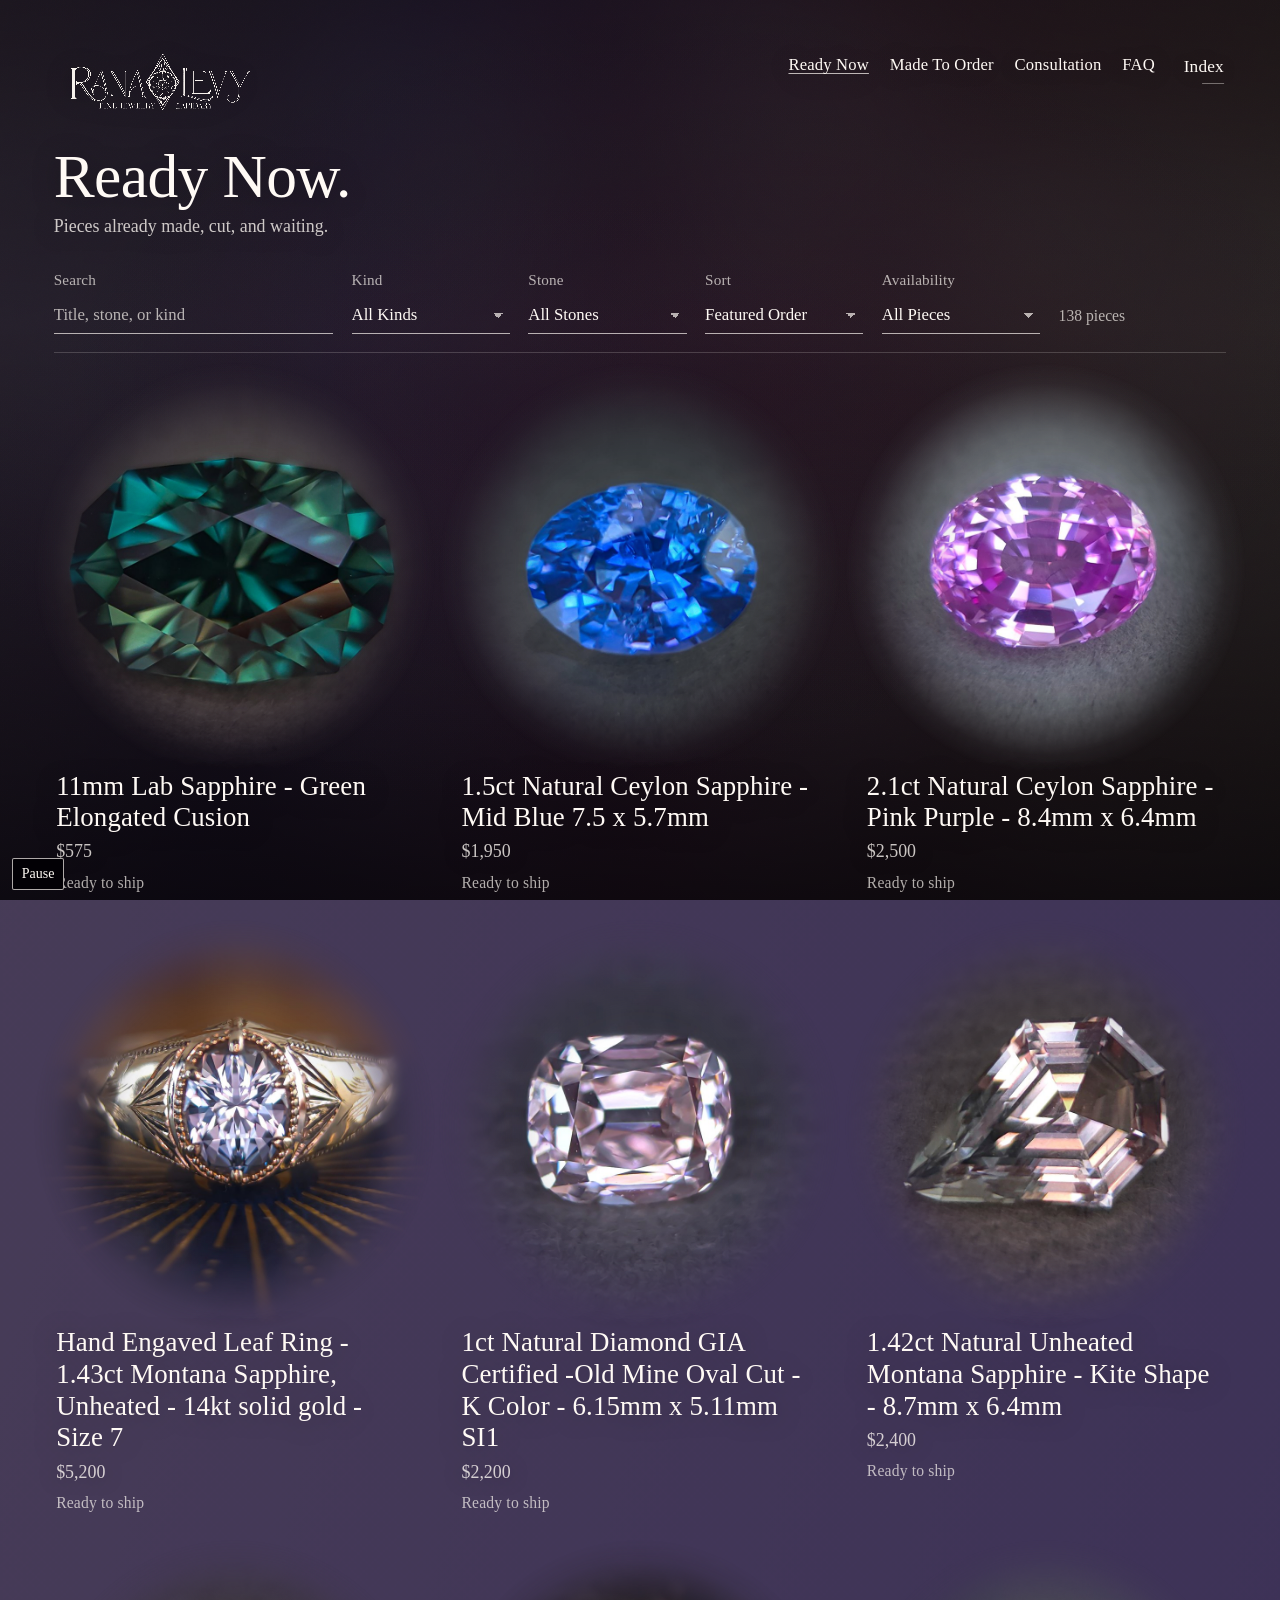
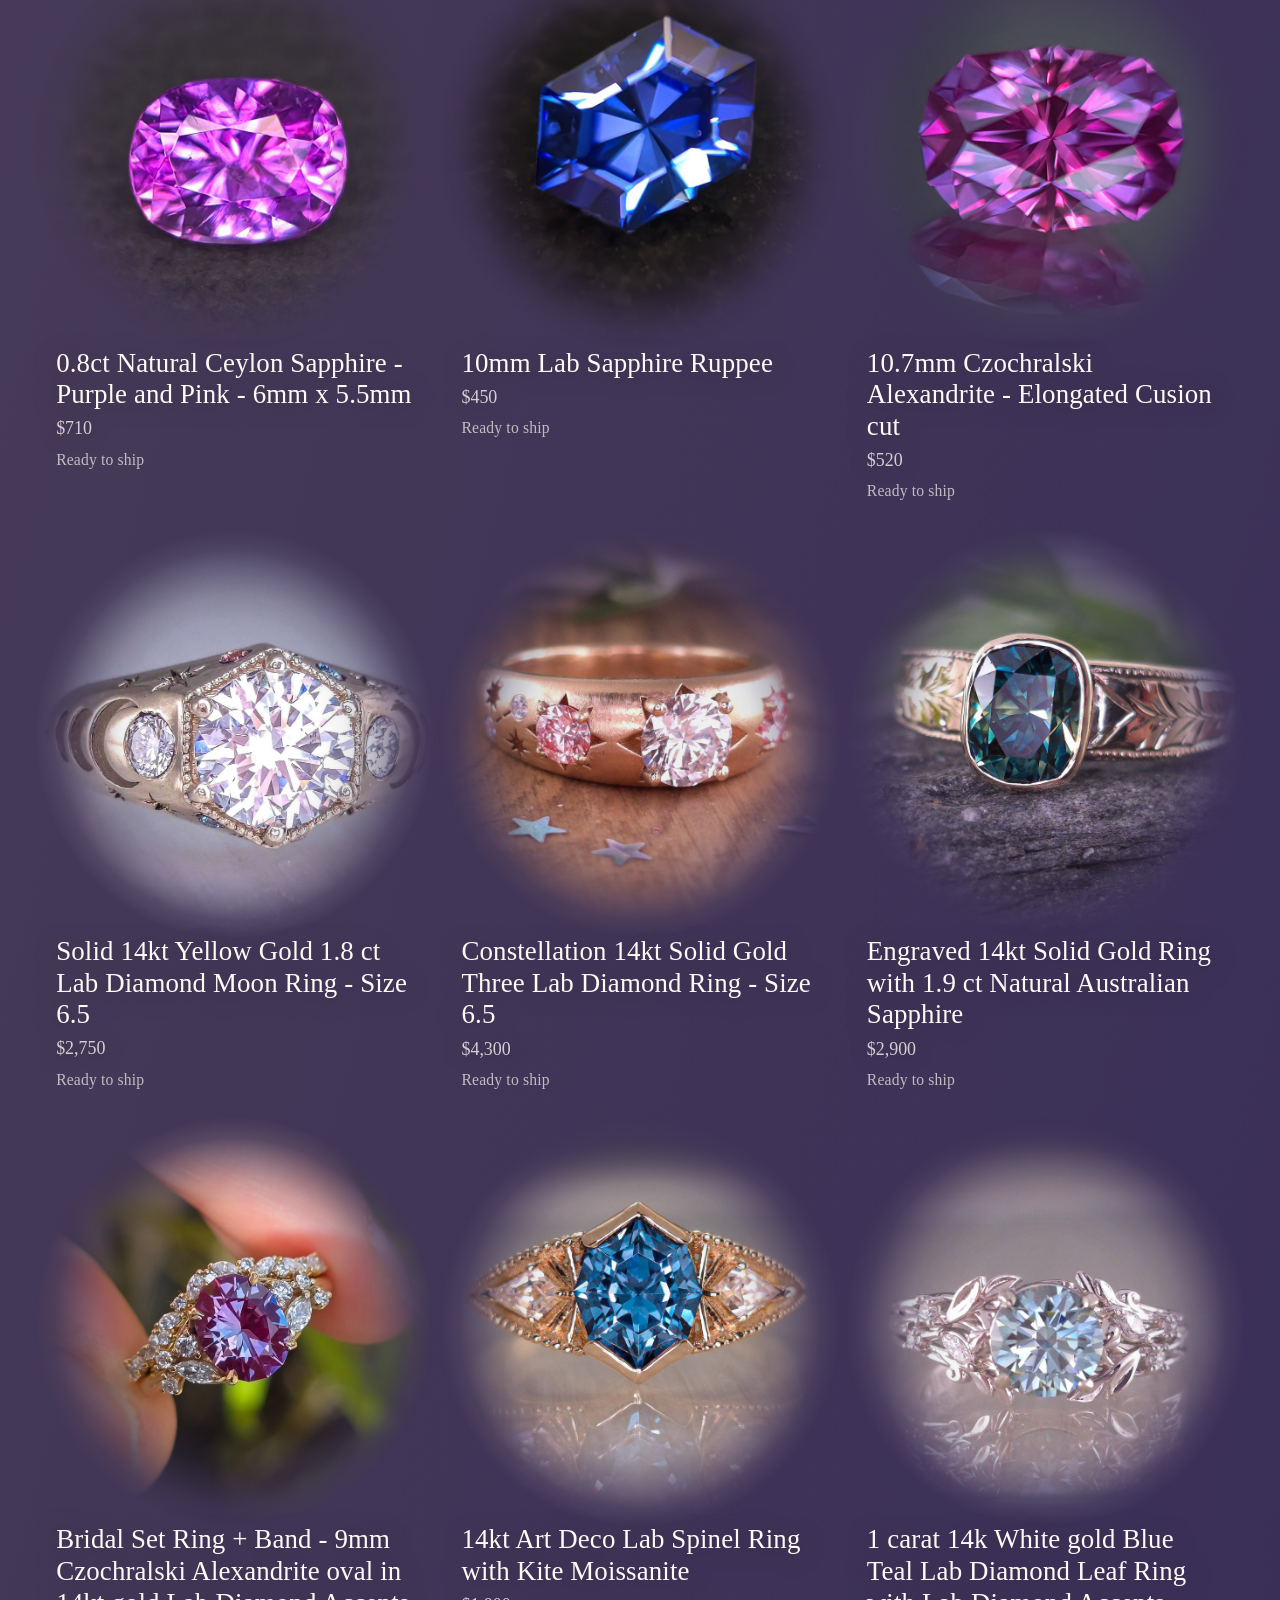
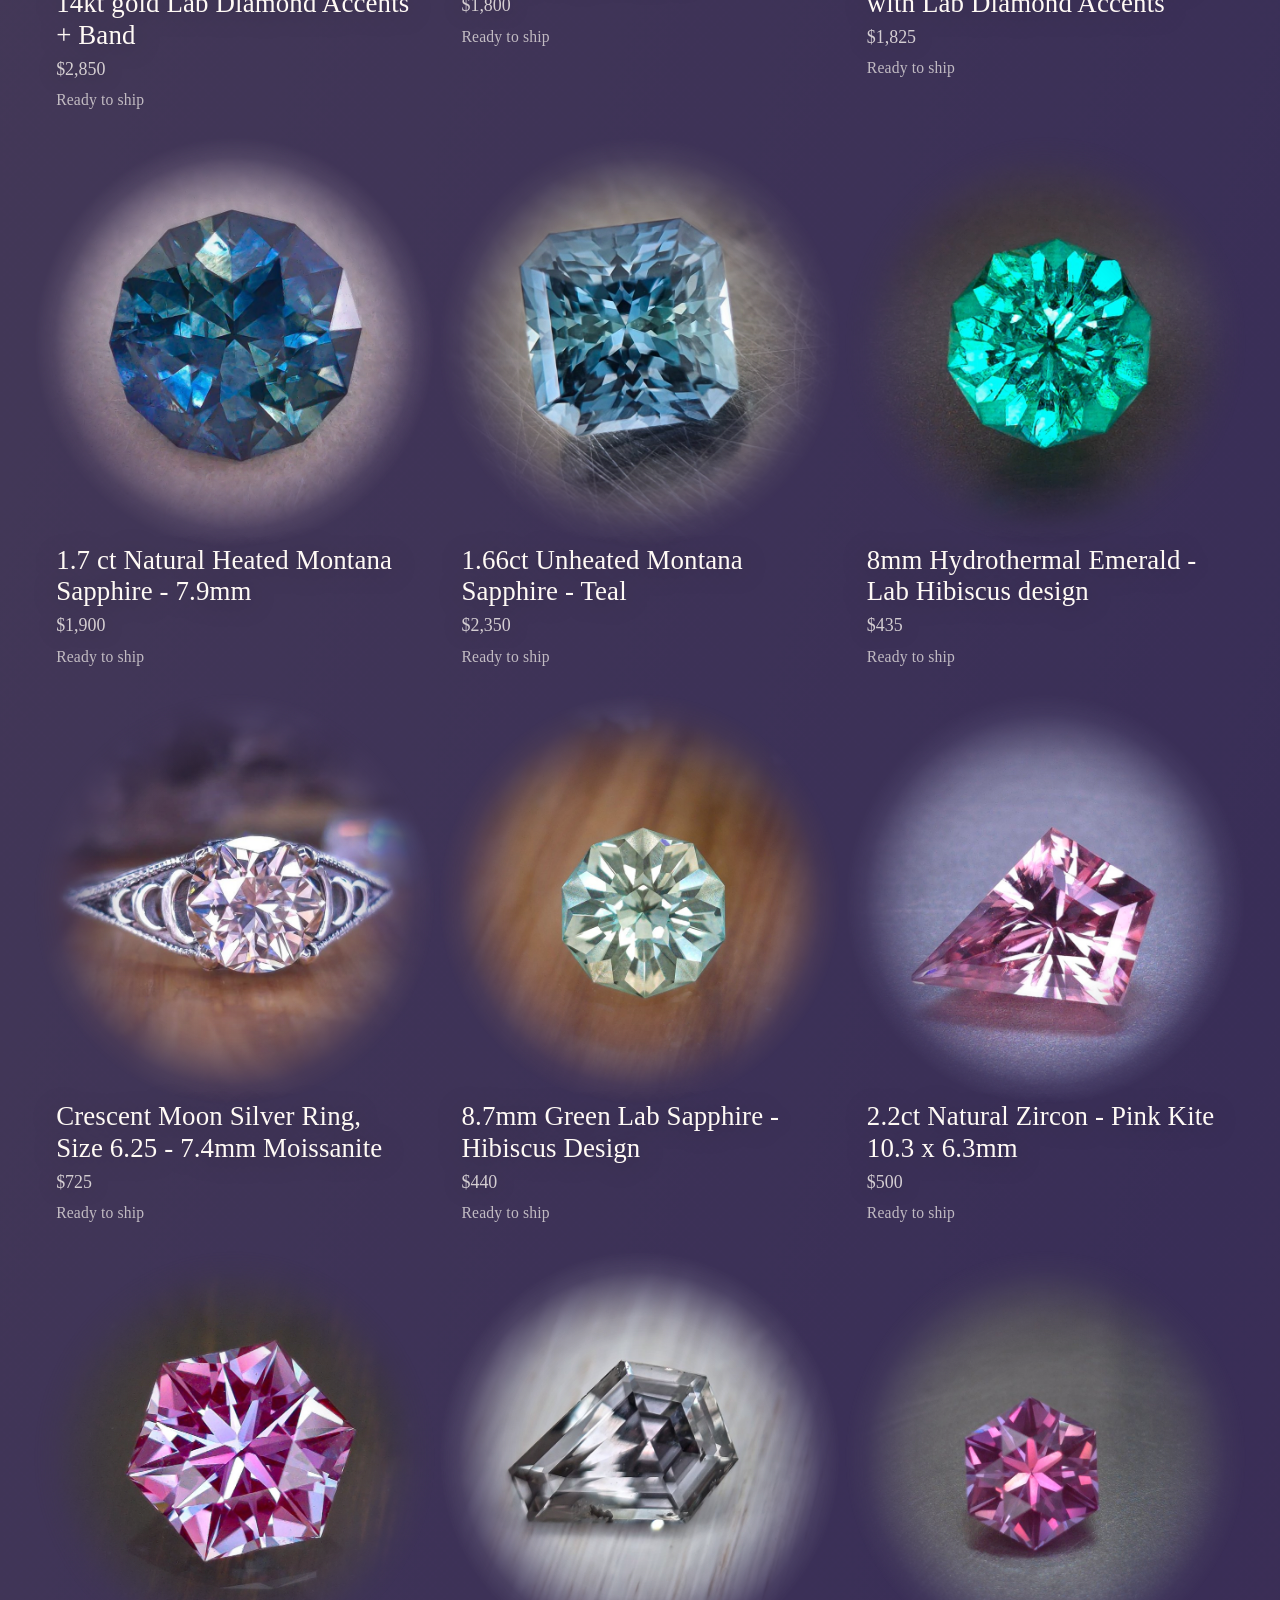
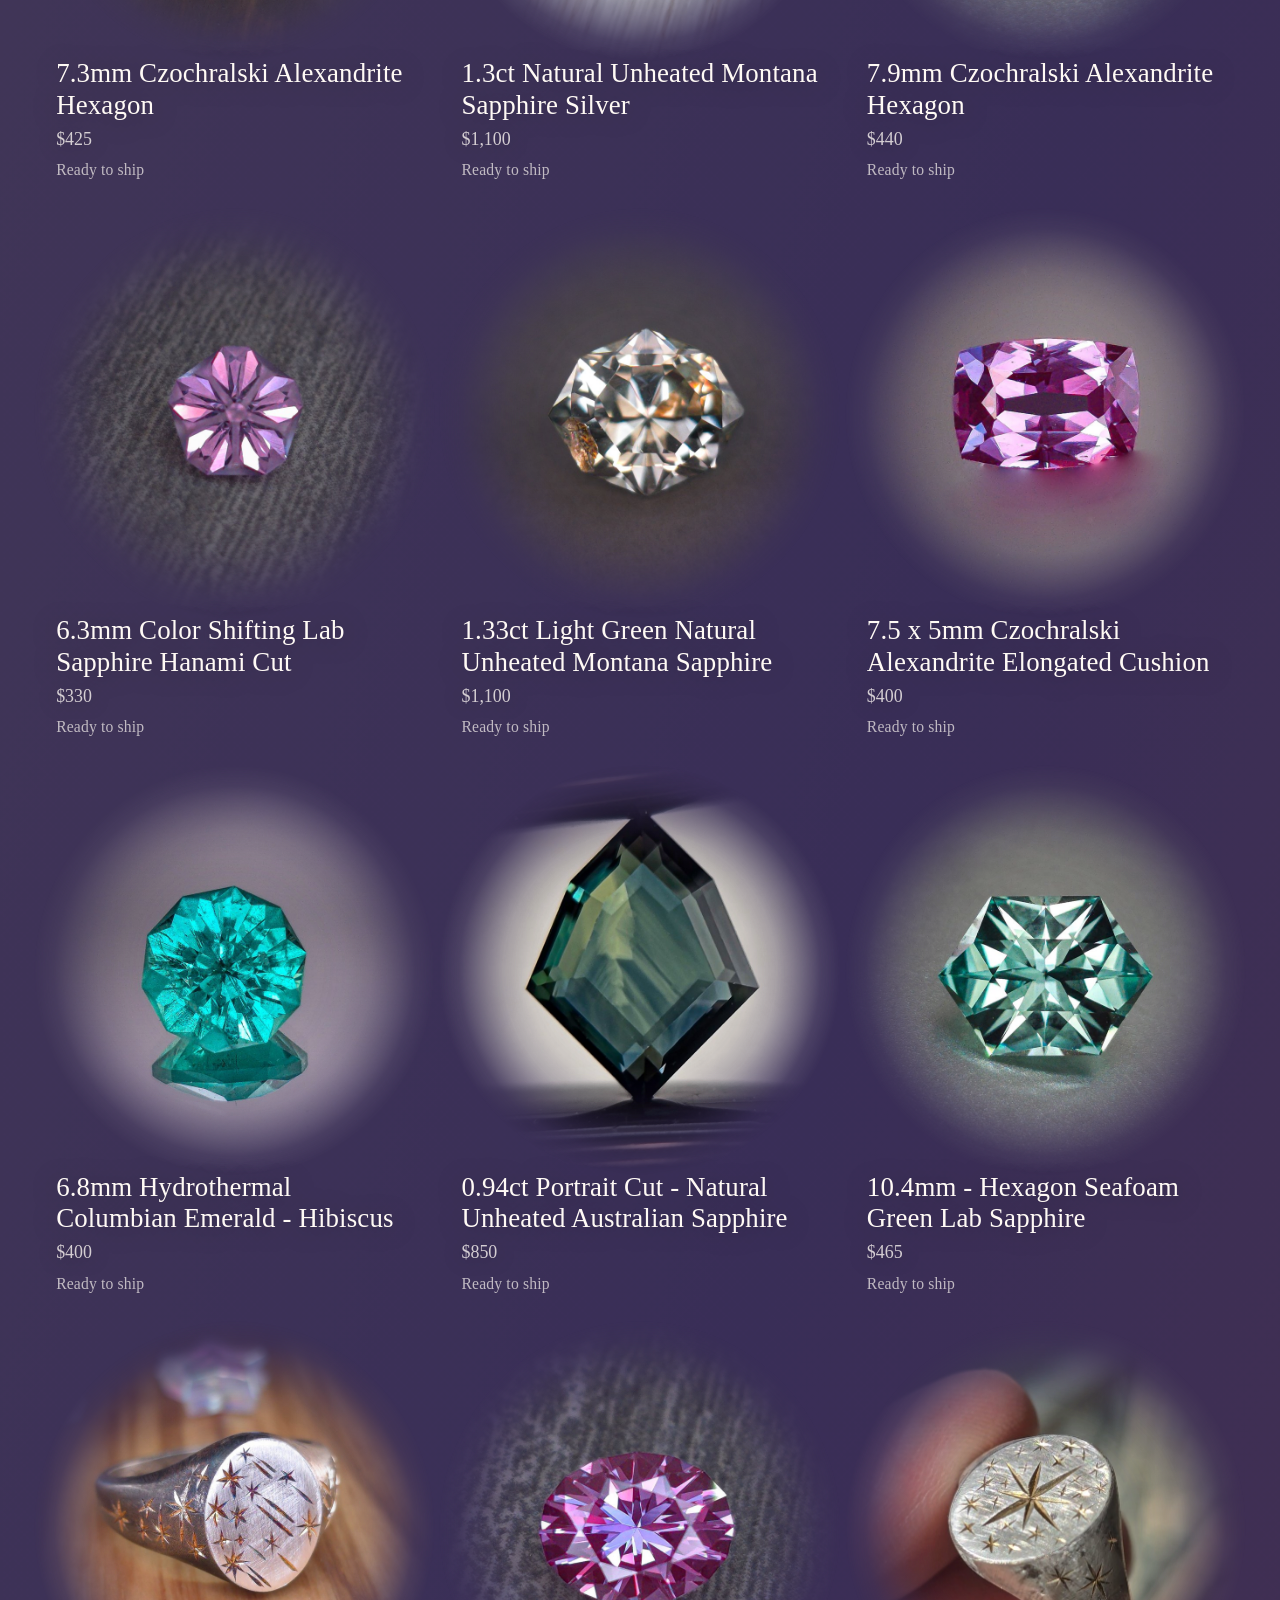
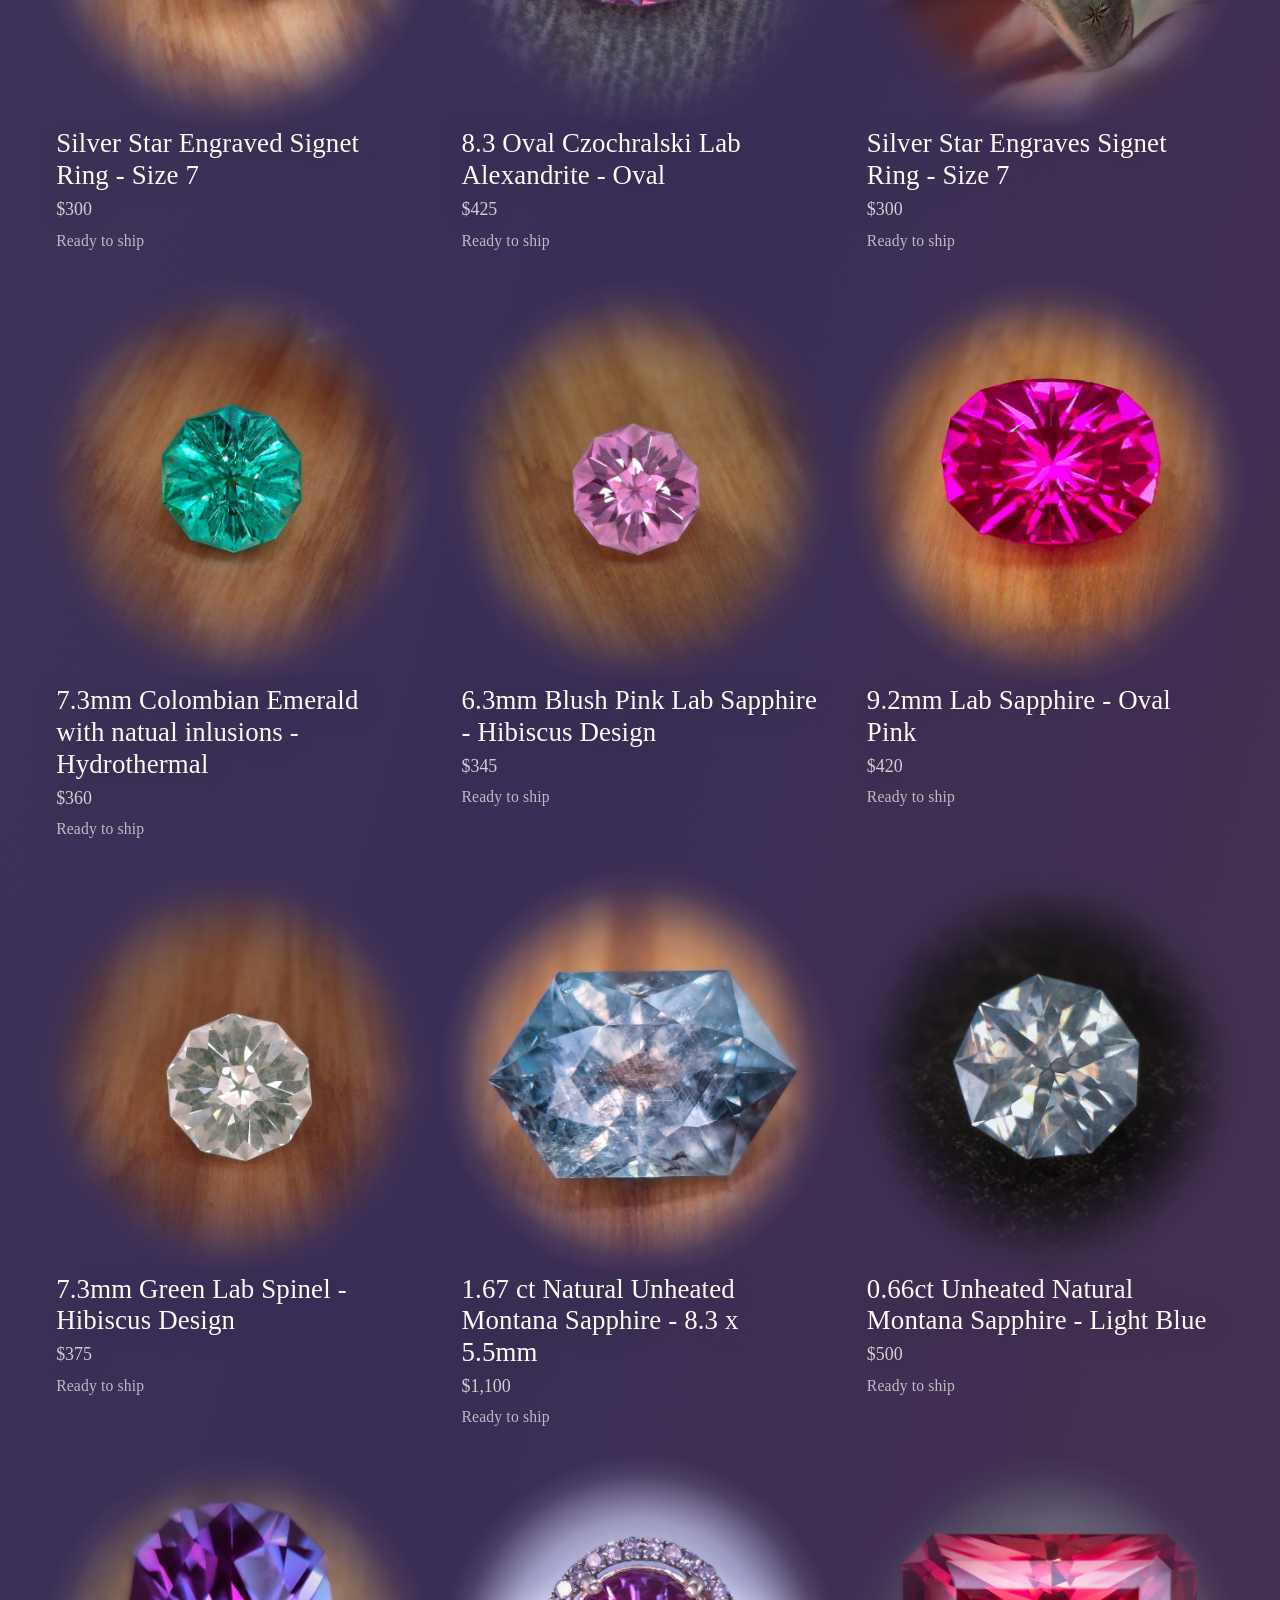
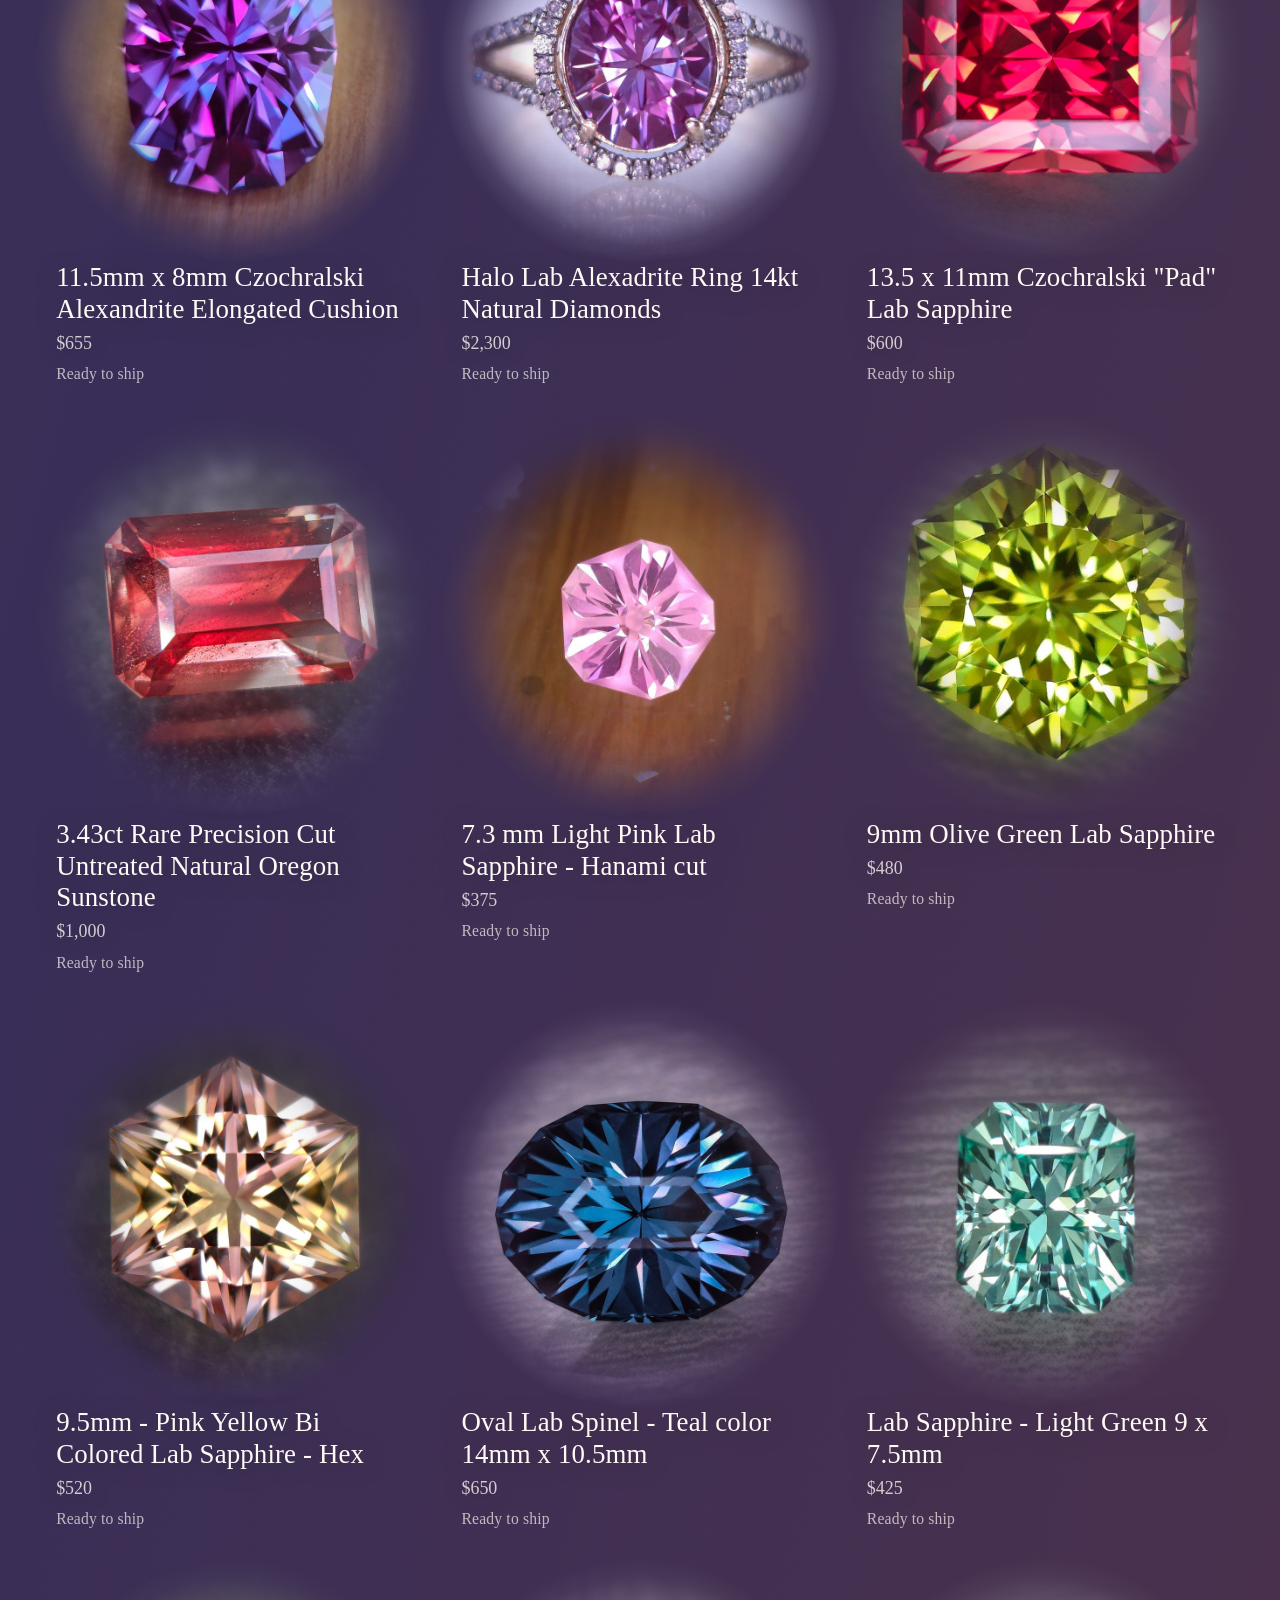
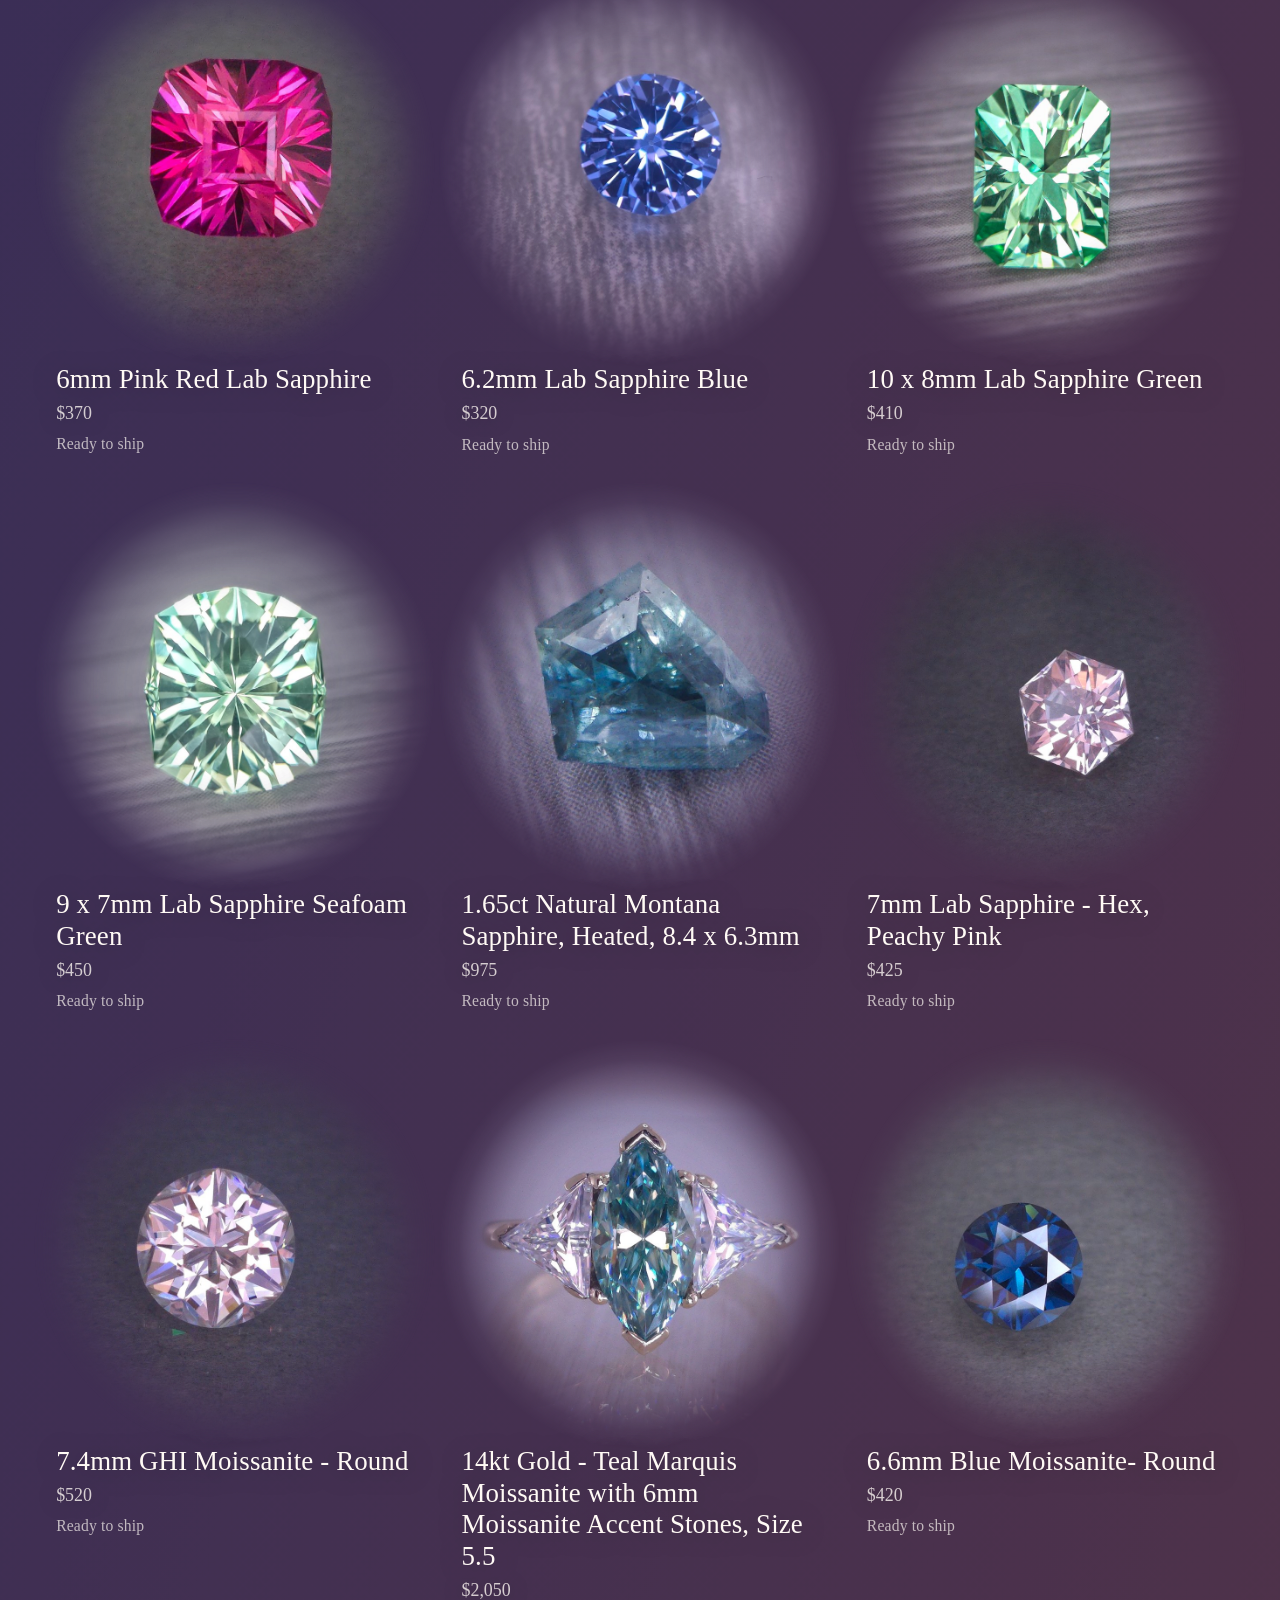
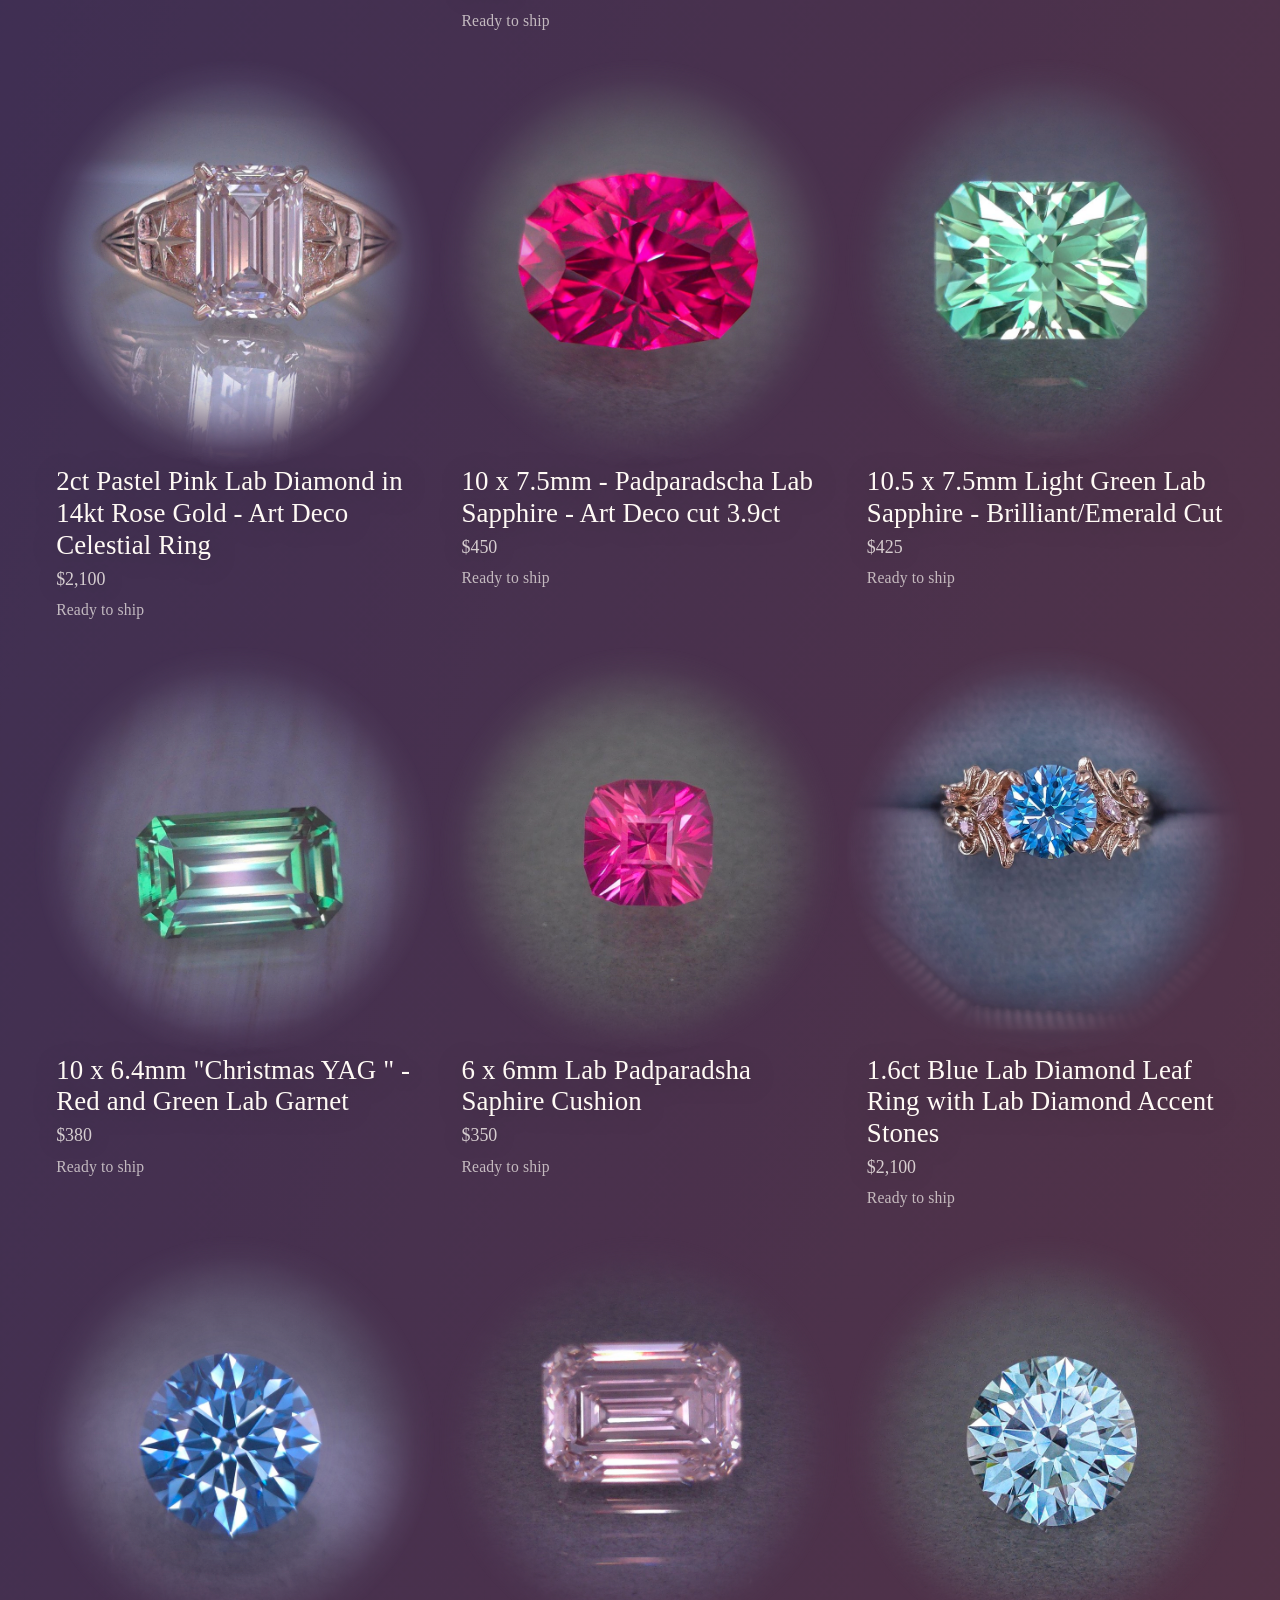
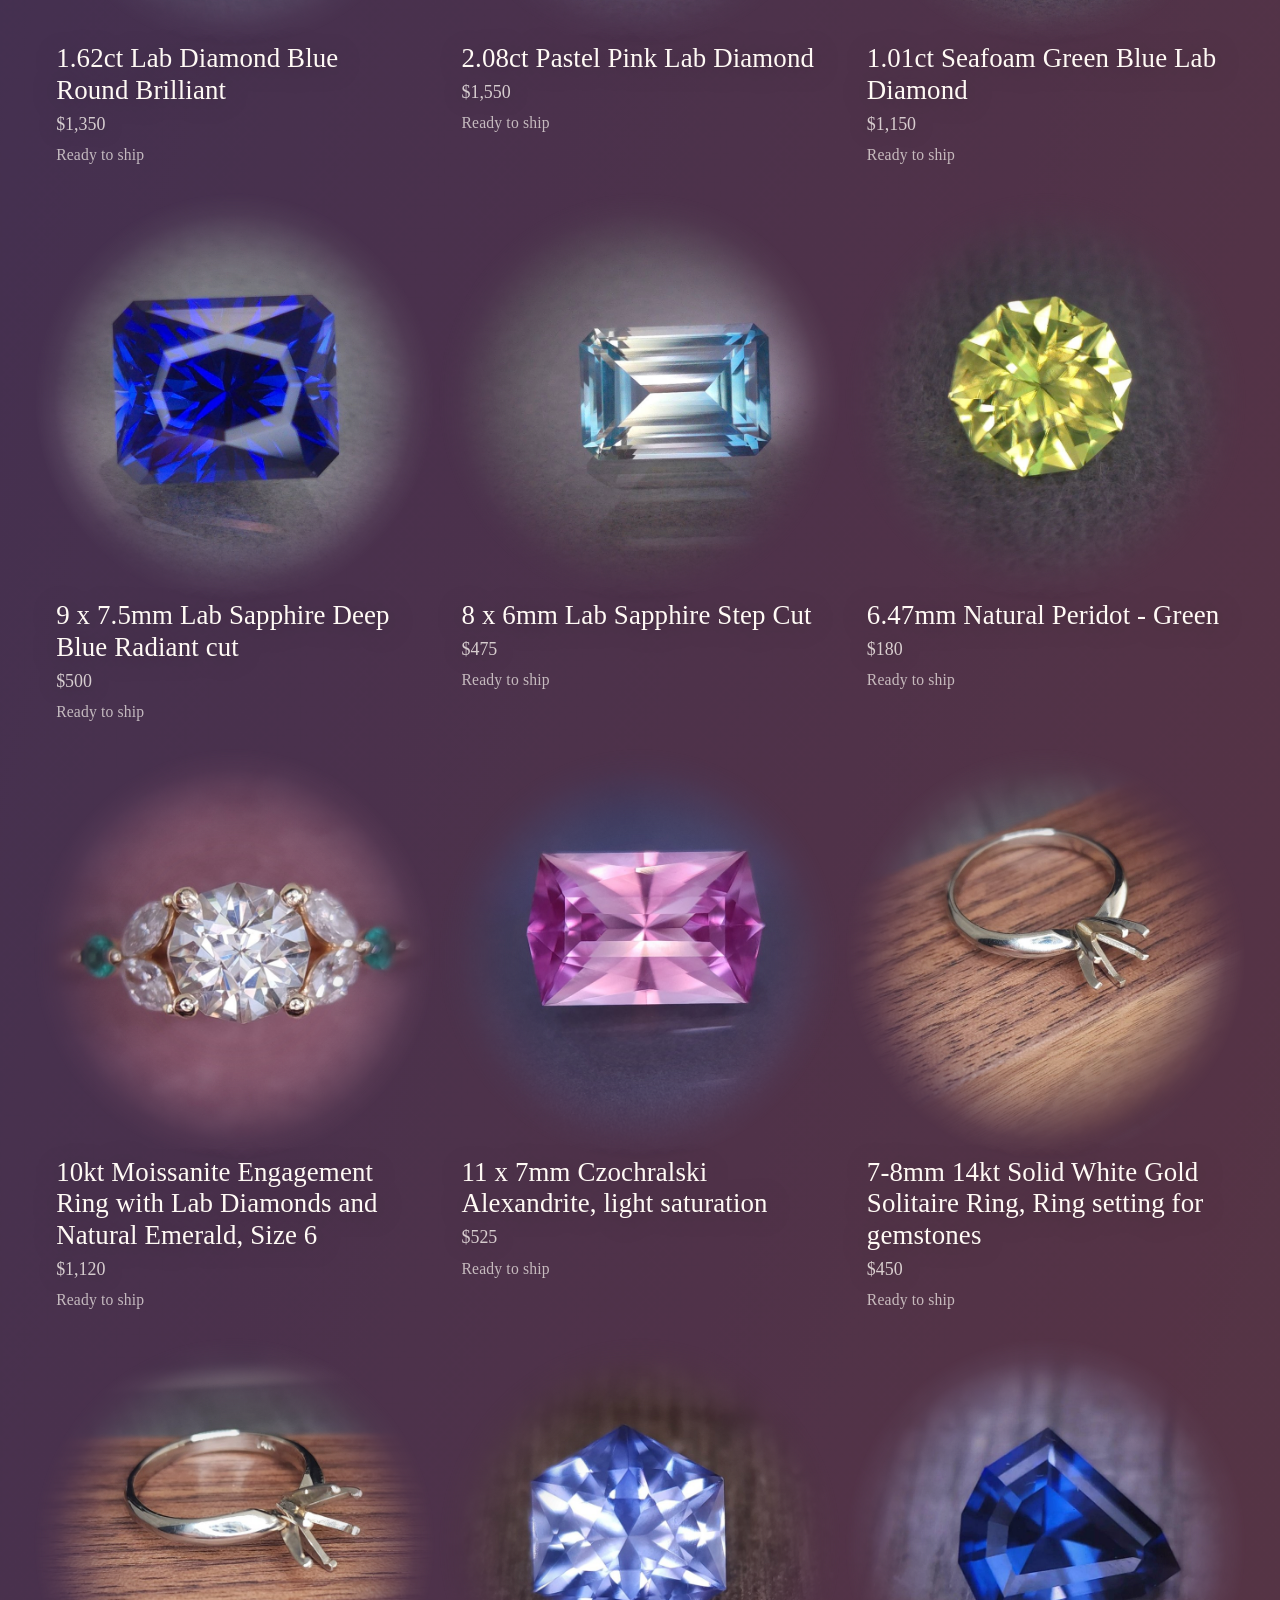
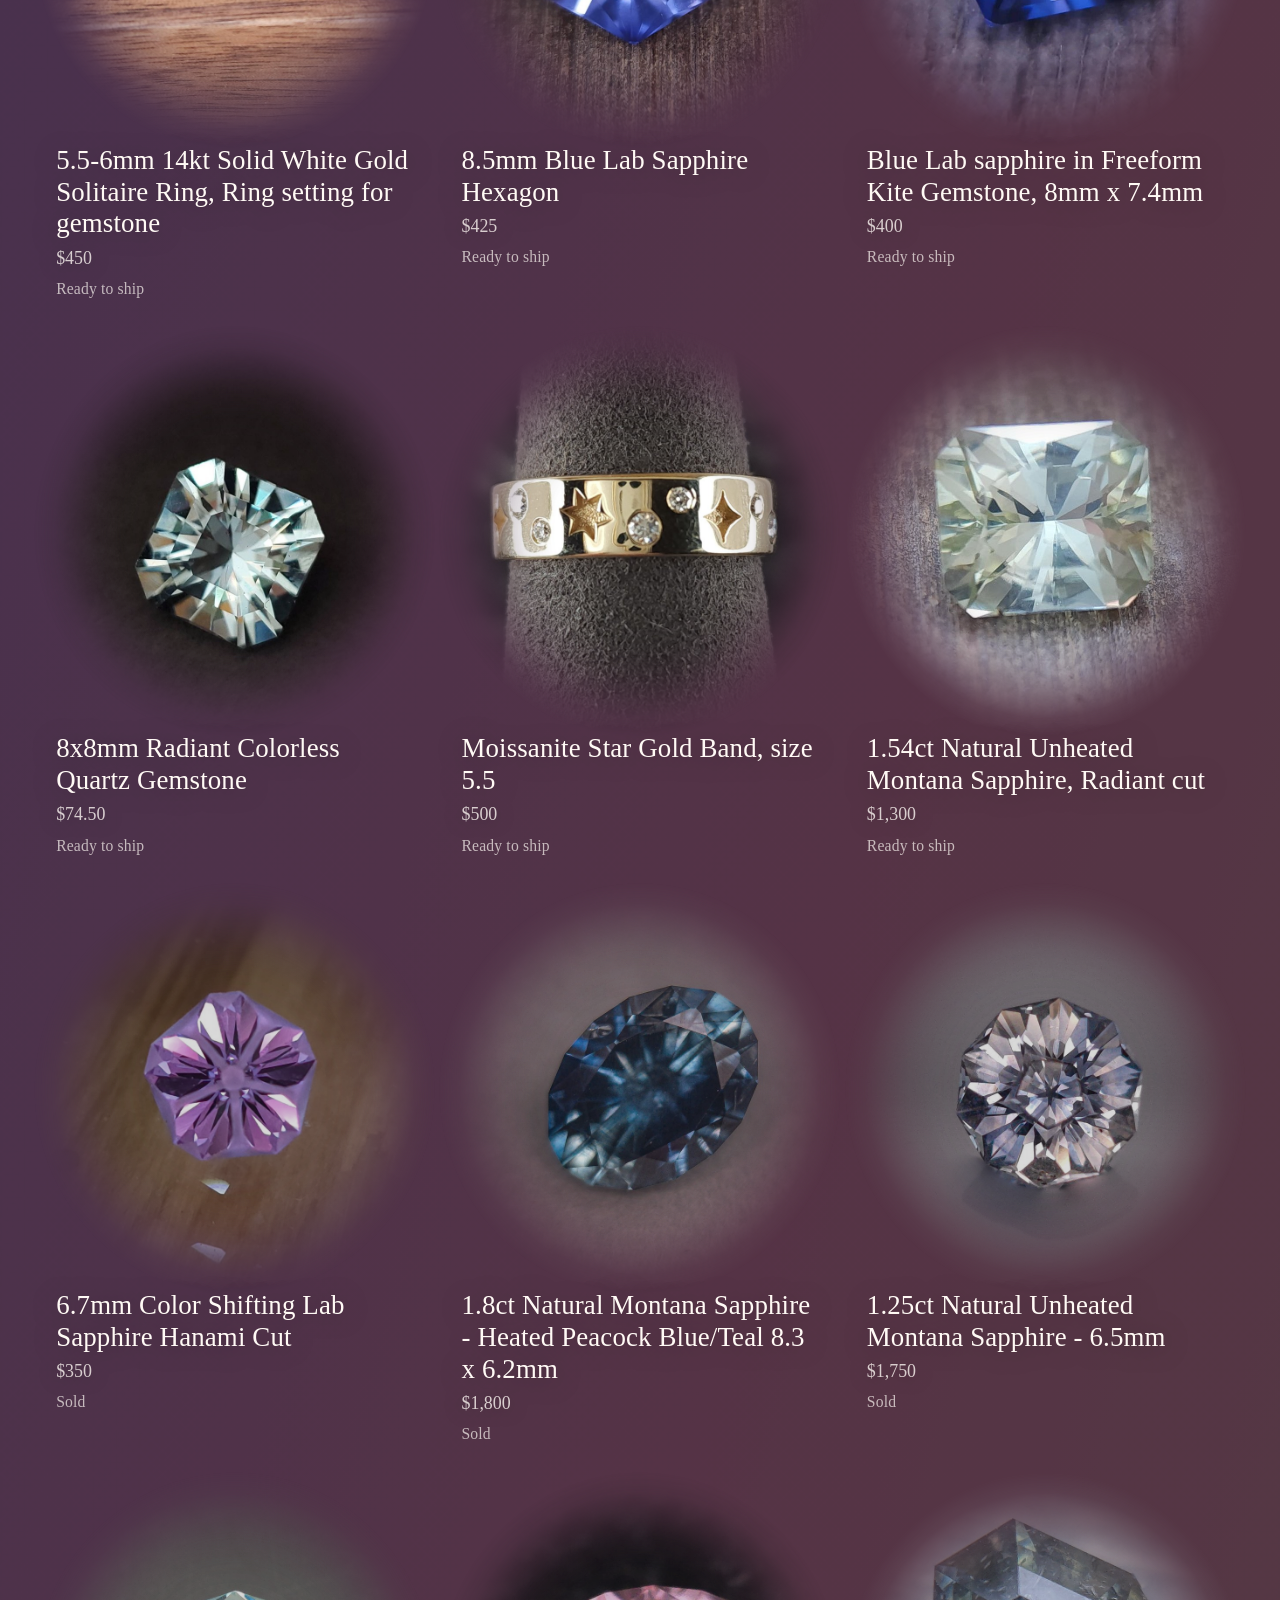
<file: ready.html>
<!DOCTYPE html>
<html lang="en">
<head>
  <meta charset="utf-8">
  <meta name="viewport" content="width=device-width, initial-scale=1, viewport-fit=cover">
  <title>Ready Now &mdash; RANA LEVY</title>
  <meta name="description" content="Custom gems, cut by hand.">
  <meta name="robots" content="noindex, follow">
  <meta name="googlebot" content="noindex, follow">
  <link rel="canonical" href="https://rana.jarrettwroten.com/ready.html">
  <meta property="og:site_name" content="RANA LEVY">
  <meta property="og:type" content="website">
  <meta property="og:title" content="Ready Now — RANA LEVY">
  <meta property="og:description" content="Custom gems, cut by hand.">
  <meta property="og:url" content="https://rana.jarrettwroten.com/ready.html">
  <meta property="og:image" content="https://rana.jarrettwroten.com/assets/studio-opening-cluster.jpg">
  <meta property="og:image:type" content="image/jpeg">
  <meta property="og:image:width" content="2160">
  <meta property="og:image:height" content="1080">
  <meta property="og:image:alt" content="Rings worn across the fingers.">
  <meta name="twitter:card" content="summary_large_image">
  <meta name="twitter:title" content="Ready Now — RANA LEVY">
  <meta name="twitter:description" content="Custom gems, cut by hand.">
  <meta name="twitter:image" content="https://rana.jarrettwroten.com/assets/studio-opening-cluster.jpg">
  <meta name="twitter:image:alt" content="Rings worn across the fingers.">
  <script src="motion-control.js?v=access-20260905"></script>
  <script>
    (function () {
      try {
        var urlQuiet = new URLSearchParams(location.search).get("motion") === "quiet";
        if (urlQuiet) {
          document.documentElement.classList.add("is-quiet");
        }
      } catch (e) {}
    })();
  </script>
  <link rel="stylesheet" href="shell.css?v=access-20260905">
  <link rel="stylesheet" href="spectral-background.css">
  <link rel="stylesheet" href="motion-control.css?v=no-stroke-20260905">
<script type="text/javascript">(function(w,d){w.clarity=w.clarity||function(){(w.clarity.q=w.clarity.q||[]).push(arguments)};var done=0,ev=["scroll","pointerdown","keydown"],o={passive:true,capture:true};function go(){if(done)return;done=1;ev.forEach(function(e){w.removeEventListener(e,go,o)});var t=d.createElement("script");t.async=1;t.src="https://www.clarity.ms/tag/yvve5xueah";var y=d.getElementsByTagName("script")[0];y.parentNode.insertBefore(t,y)}ev.forEach(function(e){w.addEventListener(e,go,o)});function idle(){w.requestIdleCallback?w.requestIdleCallback(go,{timeout:2500}):setTimeout(go,2500)}d.readyState==="complete"?idle():w.addEventListener("load",idle,{once:true})})(window,document);clarity("set","site","rana");</script>
</head>
<body class="shell-body page-ready" data-page="ready">
  <div class="shell-ground" aria-hidden="true">
    <img
      class="shell-ground__image"
      src="assets/ring-heirloom.webp"
      alt=""
      width="1440"
      height="1440"
      decoding="async"
      fetchpriority="high"
    >
    <div class="shell-ground__scrim"></div>
    <div class="shell-ground__grain"></div>
  </div>

  <header class="shell-chrome">
    <a class="shell-mark" id="shell-mark" href="index.html" aria-label="RANA LEVY home"></a>
    <nav class="shell-primary-nav" aria-label="Primary">
      <a href="ready.html">Ready Now</a>
      <a href="made.html">Made To Order</a>
      <a href="consultation.html">Consultation</a>
      <a href="faq.html">FAQ</a>
    </nav>
    <button type="button" class="shell-index-open" id="shell-index-open" aria-expanded="false" aria-controls="shell-index-dialog">Index</button>
  </header>

  <main class="shell-main" id="main">
    <header class="tray-intro">
      <h1>Ready Now.</h1>
      <p>Pieces already made, cut, and waiting.</p>
    </header>

    <section class="tray-instrument" aria-label="Browse ready work">
      <div class="tray-instrument__row">
        <div class="tray-field tray-field--search">
          <label for="tray-search">Search</label>
          <input id="tray-search" type="search" name="q" autocomplete="off" spellcheck="false" placeholder="Title, stone, or kind">
        </div>
        <div class="tray-field">
          <label for="tray-kind">Kind</label>
          <select id="tray-kind" name="kind">
            <option value="">All Kinds</option>
          </select>
        </div>
        <div class="tray-field">
          <label for="tray-stone">Stone</label>
          <select id="tray-stone" name="stone">
            <option value="">All Stones</option>
          </select>
        </div>
        <div class="tray-field">
          <label for="tray-sort">Sort</label>
          <select id="tray-sort" name="sort">
            <option value="source">Featured Order</option>
            <option value="price-asc">Price Low To High</option>
            <option value="price-desc">Price High To Low</option>
          </select>
        </div>
        <div class="tray-field">
          <label for="tray-availability">Availability</label>
          <select id="tray-availability" name="availability">
            <option value="all">All Pieces</option>
            <option value="available">Available</option>
            <option value="sold">Sold</option>
          </select>
        </div>
        <p id="tray-count" class="tray-count" aria-live="polite"></p>
      </div>
    </section>

    <p id="tray-status" class="tray-status" hidden>Loading the tray&hellip;</p>
    <ol class="tray" id="tray" aria-label="Ready pieces"></ol>

    <noscript>
      <p class="tray-fallback">
        This collection needs JavaScript to unfold here.
        Browse ready work on
        <a href="https://www.ranalevyjewelry.com/ready-to-ship-gems-jewelry">Rana&rsquo;s live shop</a>.
      </p>
    </noscript>
  </main>

  <script src="data/catalog.js"></script>
  <script src="shell.js"></script>
<!-- jw-book:start -->
<style>
.jw-book{position:relative;z-index:50;clear:both;display:flex;flex-direction:column;align-items:center;gap:12px;padding:40px 20px calc(44px + env(safe-area-inset-bottom));background:#020005;text-align:center;font-family:inherit;margin:0}
.jw-book__by{margin:0;font:inherit;font-size:12px;letter-spacing:.14em;text-transform:uppercase;color:rgba(255,250,245,.68)}
.jw-book__btn{display:inline-flex;align-items:center;justify-content:center;min-height:48px;padding:14px 28px;border-radius:999px;background:#fffaf5;color:#020005;font:inherit;font-size:15px;font-weight:600;letter-spacing:.02em;line-height:1.3;text-decoration:none;text-align:center;text-wrap:balance;max-width:min(100%,360px);box-sizing:border-box;transition:transform .2s ease,filter .2s ease}
.jw-book__btn:hover{transform:translateY(-1px);filter:brightness(1.08)}
.jw-book__btn:focus-visible{outline:2px solid #fffaf5;outline-offset:4px}
</style>
<aside class="jw-book" aria-label="Concept designed by Jarrett Wroten Web Design">
<p class="jw-book__by">Concept designed by Jarrett Wroten Web Design</p>
<a class="jw-book__btn" href="https://jarrettwroten.com/book/" target="_blank" rel="noopener">Get Your Free AI Search Visibility + SEO Audit</a>
</aside>
<!-- jw-book:end -->
</body>
</html>
</file>
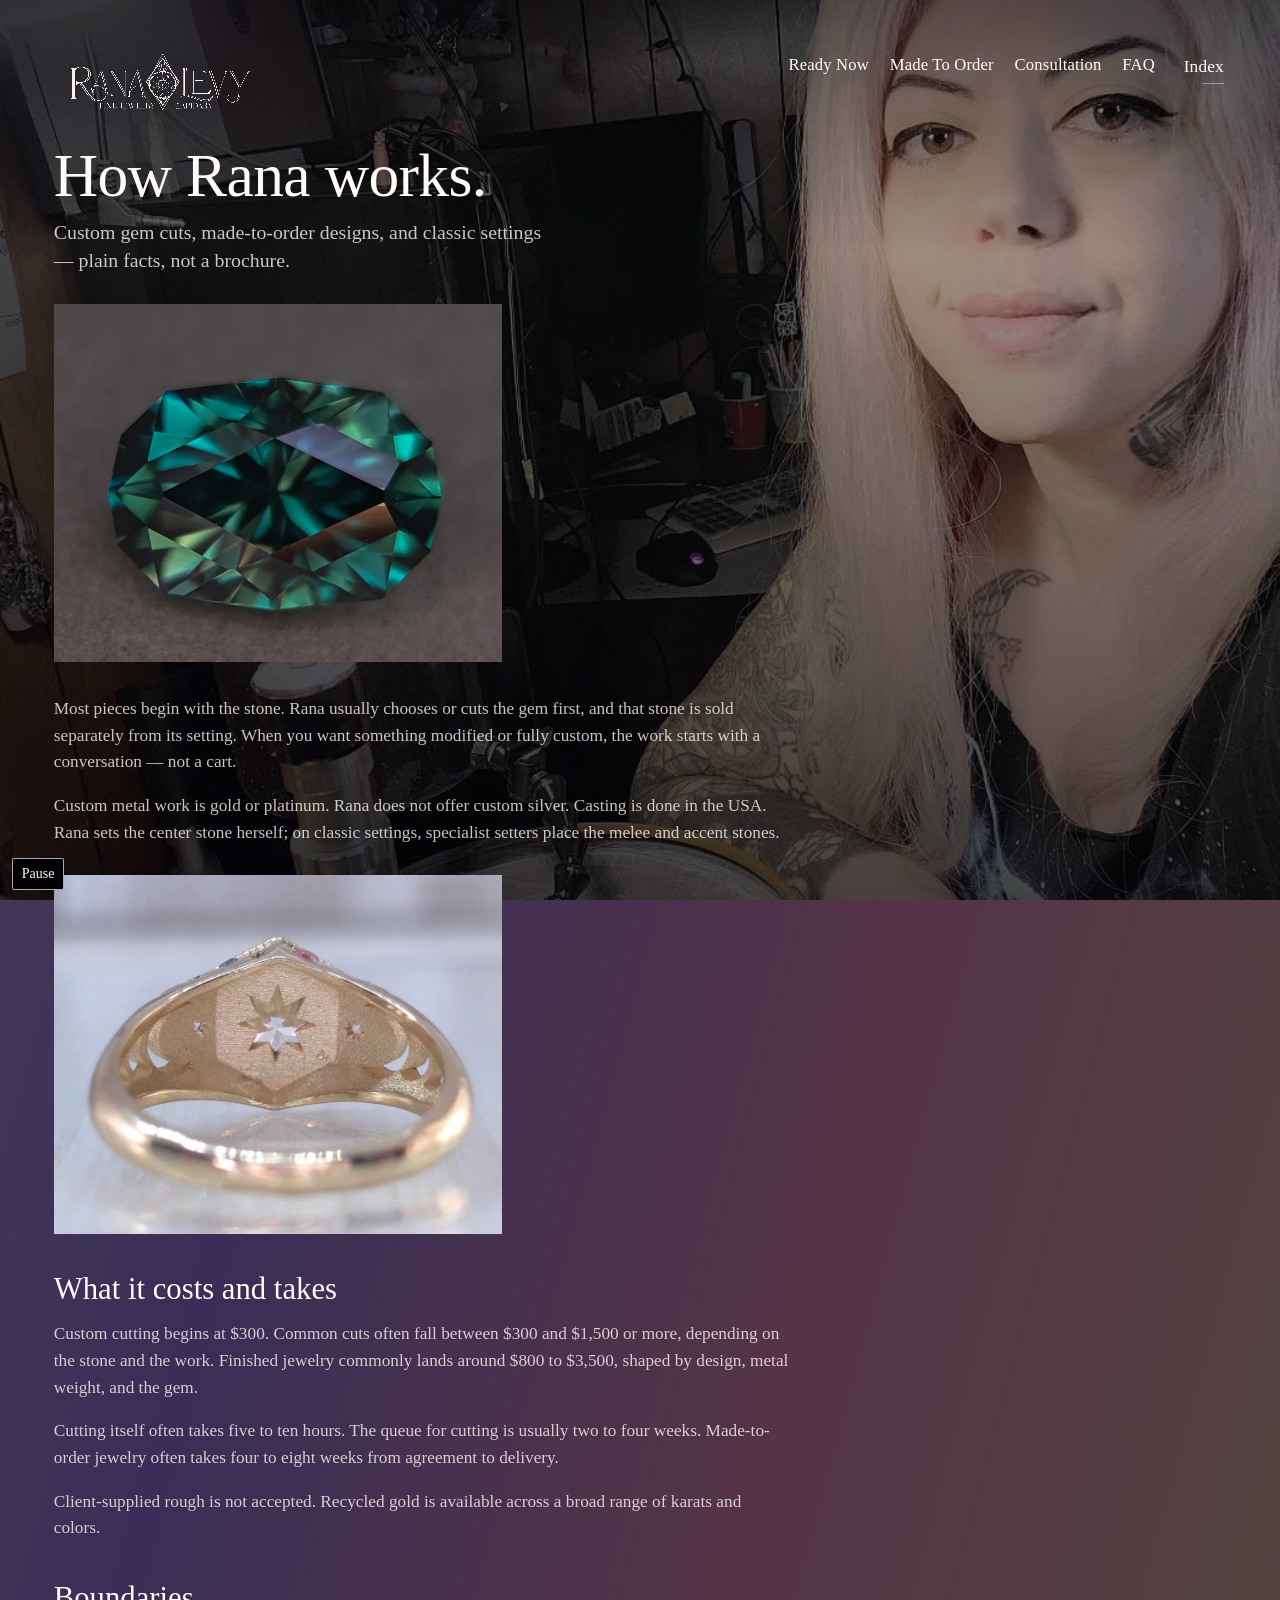
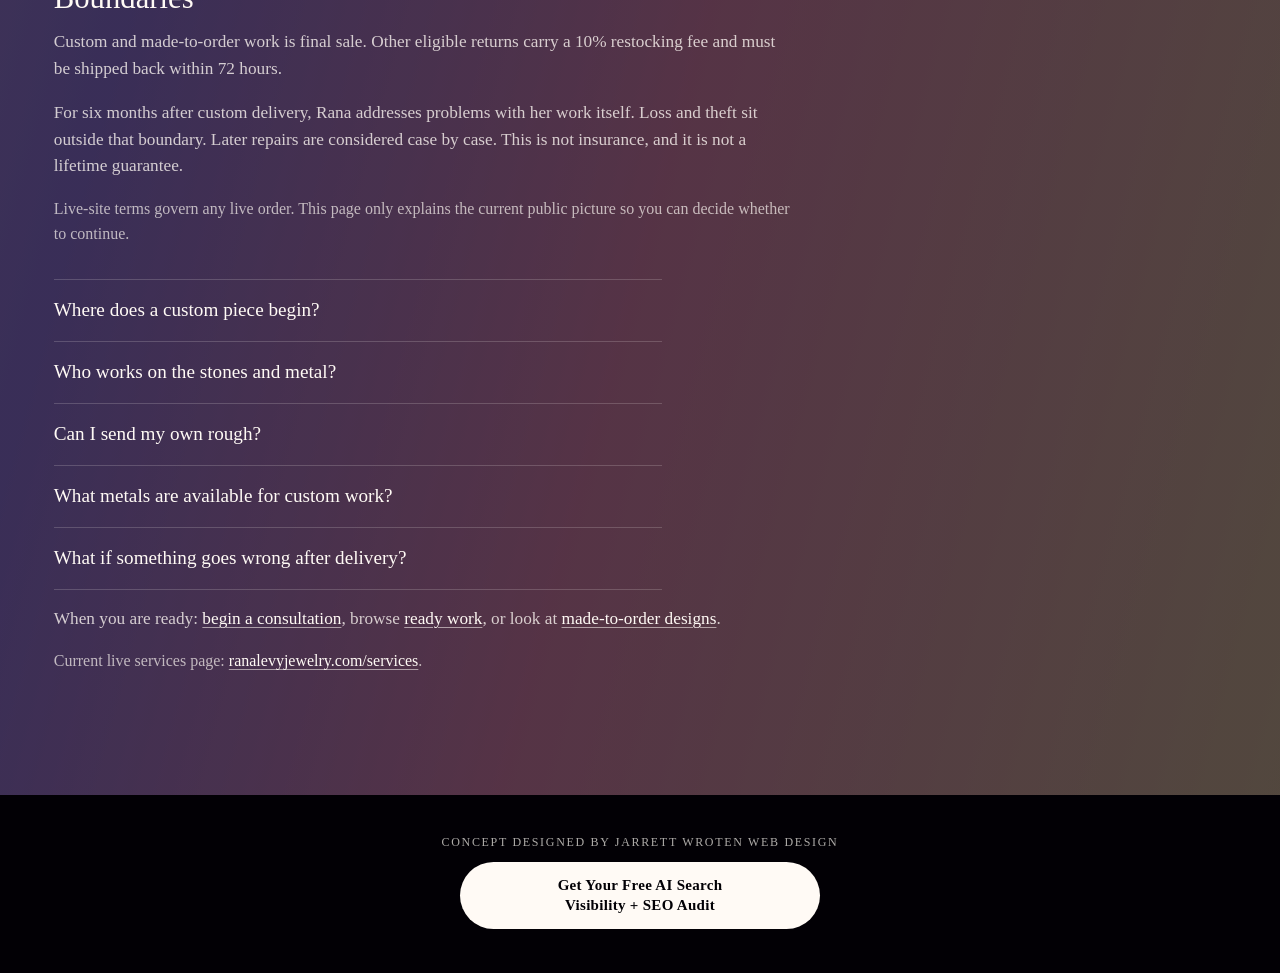
<file: services.html>
<!DOCTYPE html>
<html lang="en">
<head>
  <meta charset="utf-8">
  <meta name="viewport" content="width=device-width, initial-scale=1, viewport-fit=cover">
  <title>Services &mdash; RANA LEVY</title>
  <meta name="description" content="Custom gems, cut by hand.">
  <meta name="robots" content="noindex, follow">
  <meta name="googlebot" content="noindex, follow">
  <link rel="canonical" href="https://rana.jarrettwroten.com/services.html">
  <meta property="og:site_name" content="RANA LEVY">
  <meta property="og:type" content="website">
  <meta property="og:title" content="Services — RANA LEVY">
  <meta property="og:description" content="Custom gems, cut by hand.">
  <meta property="og:url" content="https://rana.jarrettwroten.com/services.html">
  <meta property="og:image" content="https://rana.jarrettwroten.com/assets/studio-opening-cluster.jpg">
  <meta property="og:image:type" content="image/jpeg">
  <meta property="og:image:width" content="2160">
  <meta property="og:image:height" content="1080">
  <meta property="og:image:alt" content="Rings worn across the fingers.">
  <meta name="twitter:card" content="summary_large_image">
  <meta name="twitter:title" content="Services — RANA LEVY">
  <meta name="twitter:description" content="Custom gems, cut by hand.">
  <meta name="twitter:image" content="https://rana.jarrettwroten.com/assets/studio-opening-cluster.jpg">
  <meta name="twitter:image:alt" content="Rings worn across the fingers.">
  <script src="motion-control.js?v=access-20260905"></script>
  <script>
    (function () {
      try {
        var urlQuiet = new URLSearchParams(location.search).get("motion") === "quiet";
        if (urlQuiet) {
          document.documentElement.classList.add("is-quiet");
        }
      } catch (e) {}
    })();
  </script>
  <link rel="stylesheet" href="shell.css?v=access-20260905">
  <link rel="stylesheet" href="spectral-background.css">
  <link rel="stylesheet" href="motion-control.css?v=no-stroke-20260905">
<script type="text/javascript">(function(w,d){w.clarity=w.clarity||function(){(w.clarity.q=w.clarity.q||[]).push(arguments)};var done=0,ev=["scroll","pointerdown","keydown"],o={passive:true,capture:true};function go(){if(done)return;done=1;ev.forEach(function(e){w.removeEventListener(e,go,o)});var t=d.createElement("script");t.async=1;t.src="https://www.clarity.ms/tag/yvve5xueah";var y=d.getElementsByTagName("script")[0];y.parentNode.insertBefore(t,y)}ev.forEach(function(e){w.addEventListener(e,go,o)});function idle(){w.requestIdleCallback?w.requestIdleCallback(go,{timeout:2500}):setTimeout(go,2500)}d.readyState==="complete"?idle():w.addEventListener("load",idle,{once:true})})(window,document);clarity("set","site","rana");</script>
</head>
<body class="shell-body page-services" data-page="services">
  <div class="shell-ground shell-ground--studio" aria-hidden="true">
    <img
      class="shell-ground__image"
      src="assets/rana-studio.webp"
      alt=""
      width="1050"
      height="1083"
      decoding="async"
      fetchpriority="high"
    >
    <div class="shell-ground__scrim"></div>
    <div class="shell-ground__grain"></div>
  </div>

  <header class="shell-chrome">
    <a class="shell-mark" id="shell-mark" href="index.html" aria-label="RANA LEVY home"></a>
    <nav class="shell-primary-nav" aria-label="Primary">
      <a href="ready.html">Ready Now</a>
      <a href="made.html">Made To Order</a>
      <a href="consultation.html">Consultation</a>
      <a href="faq.html">FAQ</a>
    </nav>
    <button type="button" class="shell-index-open" id="shell-index-open" aria-expanded="false" aria-controls="shell-index-dialog">Index</button>
  </header>

  <main class="shell-main" id="main">
    <article class="prose prose--wide">
      <h1>How Rana works.</h1>
      <p class="lede">Custom gem cuts, made-to-order designs, and classic settings &mdash; plain facts, not a brochure.</p>

      <figure class="prose-figure">
        <div class="prose-figure__frame">
          <img
            src="assets/gem-teal.webp"
            alt="Faceted teal gemstone photographed against a dark field"
            width="1500"
            height="1501"
            decoding="async"
          >
        </div>
      </figure>

      <p>
        Most pieces begin with the stone. Rana usually chooses or cuts the gem first, and that stone is sold separately from its setting. When you want something modified or fully custom, the work starts with a conversation &mdash; not a cart.
      </p>

      <p>
        Custom metal work is gold or platinum. Rana does not offer custom silver. Casting is done in the USA. Rana sets the center stone herself; on classic settings, specialist setters place the melee and accent stones.
      </p>

      <figure class="prose-figure">
        <div class="prose-figure__frame">
          <img
            src="assets/ring-celestial-detail.webp"
            alt="Close detail of engraved ring construction"
            width="1080"
            height="1080"
            decoding="async"
          >
        </div>
      </figure>

      <h2>What it costs and takes</h2>
      <p>
        Custom cutting begins at $300. Common cuts often fall between $300 and $1,500 or more, depending on the stone and the work. Finished jewelry commonly lands around $800 to $3,500, shaped by design, metal weight, and the gem.
      </p>
      <p>
        Cutting itself often takes five to ten hours. The queue for cutting is usually two to four weeks. Made-to-order jewelry often takes four to eight weeks from agreement to delivery.
      </p>
      <p>
        Client-supplied rough is not accepted. Recycled gold is available across a broad range of karats and colors.
      </p>

      <h2>Boundaries</h2>
      <p>
        Custom and made-to-order work is final sale. Other eligible returns carry a 10% restocking fee and must be shipped back within 72 hours.
      </p>
      <p>
        For six months after custom delivery, Rana addresses problems with her work itself. Loss and theft sit outside that boundary. Later repairs are considered case by case. This is not insurance, and it is not a lifetime guarantee.
      </p>
      <p class="caveat">
        Live-site terms govern any live order. This page only explains the current public picture so you can decide whether to continue.
      </p>

      <div class="faq" role="region" aria-label="Common questions">
        <details>
          <summary>Where does a custom piece begin?</summary>
          <p>
            With a consultation. You choose a direction for the stone and the setting; Rana does not treat custom work as a ready-to-ship inventory item.
          </p>
        </details>
        <details>
          <summary>Who works on the stones and metal?</summary>
          <p>
            Rana cuts center stones and sets them. Casting is USA-based. Specialist setters place melee and accent stones on classic settings.
          </p>
        </details>
        <details>
          <summary>Can I send my own rough?</summary>
          <p>No. Client-supplied rough is not accepted.</p>
        </details>
        <details>
          <summary>What metals are available for custom work?</summary>
          <p>
            Gold or platinum for custom metal work. Custom silver is not offered. Recycled gold is available in a wide range of karats and colors.
          </p>
        </details>
        <details>
          <summary>What if something goes wrong after delivery?</summary>
          <p>
            For six months after custom delivery, problems with Rana&rsquo;s own work are addressed. Loss, theft, and later wear are handled separately; later repairs are case by case.
          </p>
        </details>
      </div>

      <p>
        When you are ready:
        <a href="consultation.html">begin a consultation</a>,
        browse <a href="ready.html">ready work</a>,
        or look at <a href="made.html">made-to-order designs</a>.
      </p>
      <p class="caveat">
        Current live services page:
        <a href="https://www.ranalevyjewelry.com/services" rel="noopener">ranalevyjewelry.com/services</a>.
      </p>
    </article>
  </main>

  <script src="shell.js"></script>
<!-- jw-book:start -->
<style>
.jw-book{position:relative;z-index:50;clear:both;display:flex;flex-direction:column;align-items:center;gap:12px;padding:40px 20px calc(44px + env(safe-area-inset-bottom));background:#020005;text-align:center;font-family:inherit;margin:0}
.jw-book__by{margin:0;font:inherit;font-size:12px;letter-spacing:.14em;text-transform:uppercase;color:rgba(255,250,245,.68)}
.jw-book__btn{display:inline-flex;align-items:center;justify-content:center;min-height:48px;padding:14px 28px;border-radius:999px;background:#fffaf5;color:#020005;font:inherit;font-size:15px;font-weight:600;letter-spacing:.02em;line-height:1.3;text-decoration:none;text-align:center;text-wrap:balance;max-width:min(100%,360px);box-sizing:border-box;transition:transform .2s ease,filter .2s ease}
.jw-book__btn:hover{transform:translateY(-1px);filter:brightness(1.08)}
.jw-book__btn:focus-visible{outline:2px solid #fffaf5;outline-offset:4px}
</style>
<aside class="jw-book" aria-label="Concept designed by Jarrett Wroten Web Design">
<p class="jw-book__by">Concept designed by Jarrett Wroten Web Design</p>
<a class="jw-book__btn" href="https://jarrettwroten.com/book/" target="_blank" rel="noopener">Get Your Free AI Search Visibility + SEO Audit</a>
</aside>
<!-- jw-book:end -->
</body>
</html>
</file>
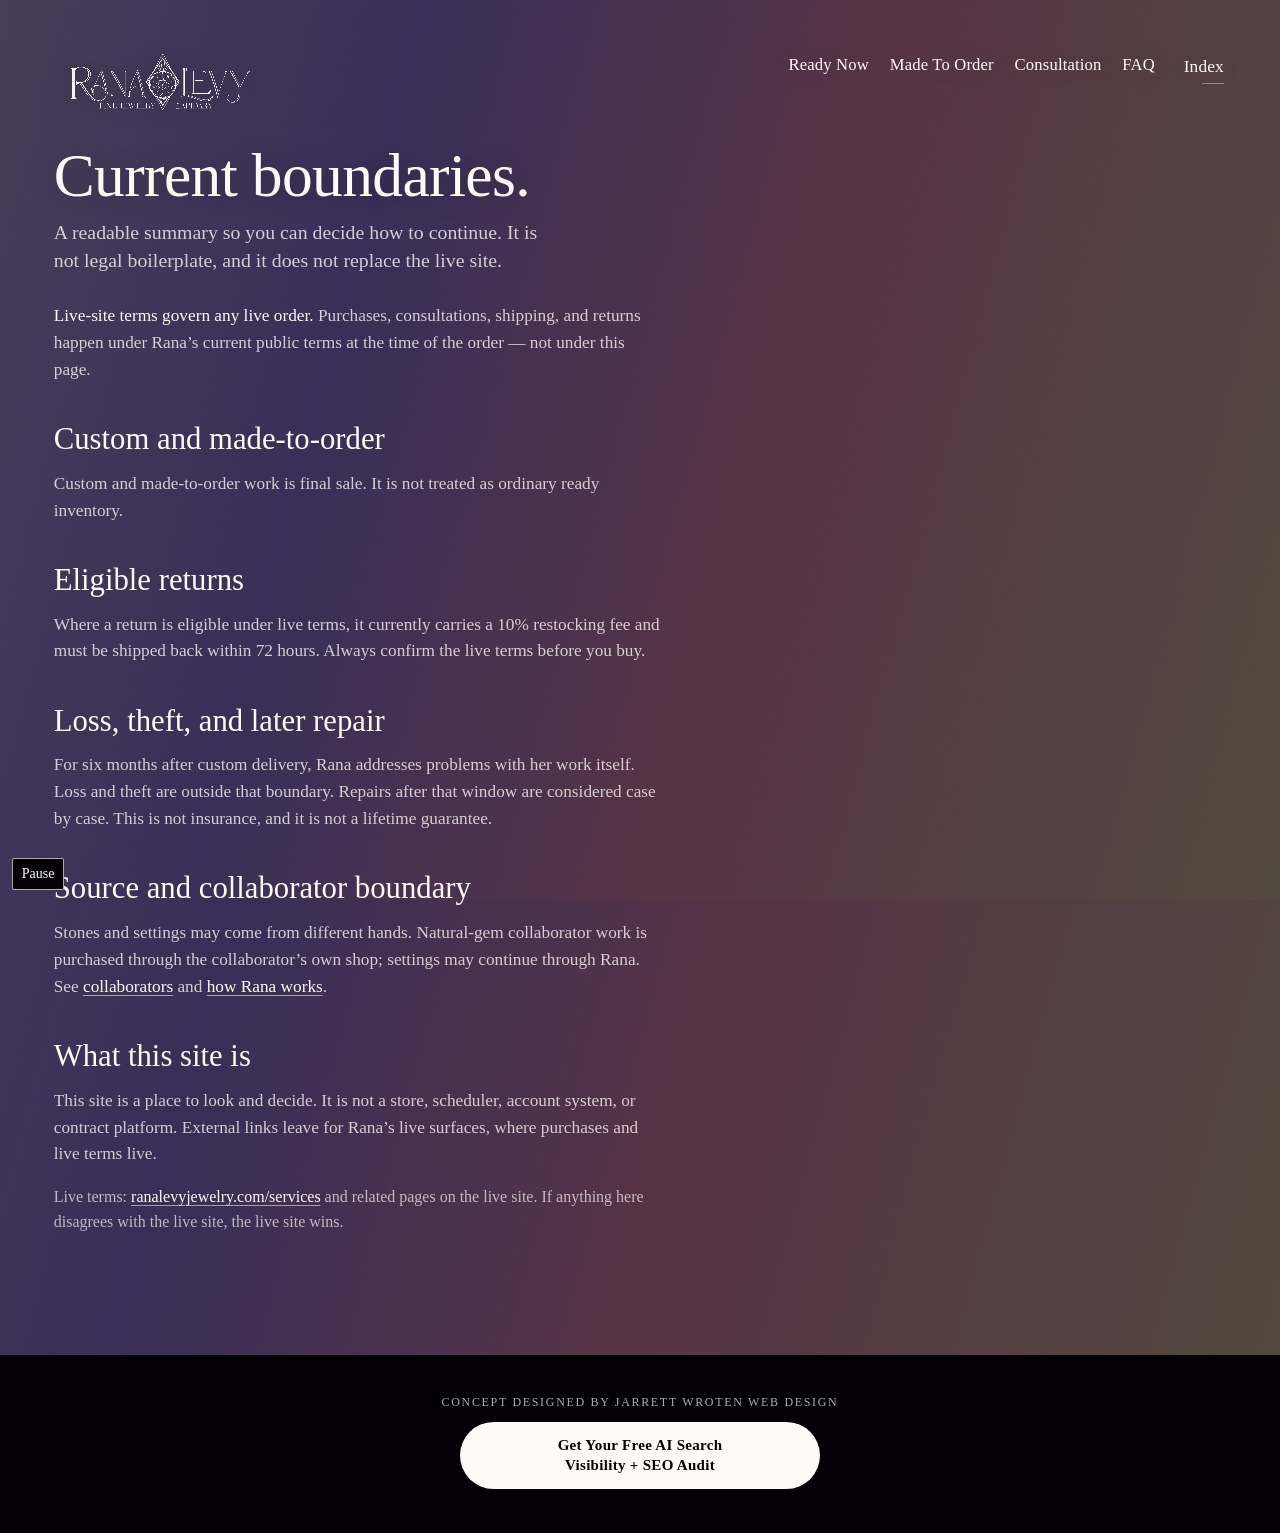
<file: terms.html>
<!DOCTYPE html>
<html lang="en">
<head>
  <meta charset="utf-8">
  <meta name="viewport" content="width=device-width, initial-scale=1, viewport-fit=cover">
  <title>Terms &mdash; RANA LEVY</title>
  <meta name="description" content="Custom gems, cut by hand.">
  <meta name="robots" content="noindex, follow">
  <meta name="googlebot" content="noindex, follow">
  <link rel="canonical" href="https://rana.jarrettwroten.com/terms.html">
  <meta property="og:site_name" content="RANA LEVY">
  <meta property="og:type" content="website">
  <meta property="og:title" content="Terms — RANA LEVY">
  <meta property="og:description" content="Custom gems, cut by hand.">
  <meta property="og:url" content="https://rana.jarrettwroten.com/terms.html">
  <meta property="og:image" content="https://rana.jarrettwroten.com/assets/studio-opening-cluster.jpg">
  <meta property="og:image:type" content="image/jpeg">
  <meta property="og:image:width" content="2160">
  <meta property="og:image:height" content="1080">
  <meta property="og:image:alt" content="Rings worn across the fingers.">
  <meta name="twitter:card" content="summary_large_image">
  <meta name="twitter:title" content="Terms — RANA LEVY">
  <meta name="twitter:description" content="Custom gems, cut by hand.">
  <meta name="twitter:image" content="https://rana.jarrettwroten.com/assets/studio-opening-cluster.jpg">
  <meta name="twitter:image:alt" content="Rings worn across the fingers.">
  <script src="motion-control.js?v=access-20260905"></script>
  <script>
    (function () {
      try {
        var urlQuiet = new URLSearchParams(location.search).get("motion") === "quiet";
        if (urlQuiet) {
          document.documentElement.classList.add("is-quiet");
        }
      } catch (e) {}
    })();
  </script>
  <link rel="stylesheet" href="shell.css?v=access-20260905">
  <link rel="stylesheet" href="spectral-background.css">
  <link rel="stylesheet" href="motion-control.css?v=no-stroke-20260905">
<script type="text/javascript">(function(w,d){w.clarity=w.clarity||function(){(w.clarity.q=w.clarity.q||[]).push(arguments)};var done=0,ev=["scroll","pointerdown","keydown"],o={passive:true,capture:true};function go(){if(done)return;done=1;ev.forEach(function(e){w.removeEventListener(e,go,o)});var t=d.createElement("script");t.async=1;t.src="https://www.clarity.ms/tag/yvve5xueah";var y=d.getElementsByTagName("script")[0];y.parentNode.insertBefore(t,y)}ev.forEach(function(e){w.addEventListener(e,go,o)});function idle(){w.requestIdleCallback?w.requestIdleCallback(go,{timeout:2500}):setTimeout(go,2500)}d.readyState==="complete"?idle():w.addEventListener("load",idle,{once:true})})(window,document);clarity("set","site","rana");</script>
</head>
<body class="shell-body page-terms" data-page="terms">
  <div class="shell-ground" aria-hidden="true">
    <img
      class="shell-ground__image"
      src="assets/ring-heirloom.webp"
      alt=""
      width="1440"
      height="1440"
      decoding="async"
      fetchpriority="high"
    >
    <div class="shell-ground__scrim"></div>
    <div class="shell-ground__grain"></div>
  </div>

  <header class="shell-chrome">
    <a class="shell-mark" id="shell-mark" href="index.html" aria-label="RANA LEVY home"></a>
    <nav class="shell-primary-nav" aria-label="Primary">
      <a href="ready.html">Ready Now</a>
      <a href="made.html">Made To Order</a>
      <a href="consultation.html">Consultation</a>
      <a href="faq.html">FAQ</a>
    </nav>
    <button type="button" class="shell-index-open" id="shell-index-open" aria-expanded="false" aria-controls="shell-index-dialog">Index</button>
  </header>

  <main class="shell-main" id="main">
    <article class="prose">
      <h1>Current boundaries.</h1>
      <p class="lede">
        A readable summary so you can decide how to continue. It is not legal boilerplate, and it does not replace the live site.
      </p>

      <p>
        <strong style="font-weight:400;color:var(--cream);">Live-site terms govern any live order.</strong>
        Purchases, consultations, shipping, and returns happen under Rana&rsquo;s current public terms at the time of the order &mdash; not under this page.
      </p>

      <h2>Custom and made-to-order</h2>
      <p>
        Custom and made-to-order work is final sale. It is not treated as ordinary ready inventory.
      </p>

      <h2>Eligible returns</h2>
      <p>
        Where a return is eligible under live terms, it currently carries a 10% restocking fee and must be shipped back within 72 hours. Always confirm the live terms before you buy.
      </p>

      <h2>Loss, theft, and later repair</h2>
      <p>
        For six months after custom delivery, Rana addresses problems with her work itself. Loss and theft are outside that boundary. Repairs after that window are considered case by case. This is not insurance, and it is not a lifetime guarantee.
      </p>

      <h2>Source and collaborator boundary</h2>
      <p>
        Stones and settings may come from different hands. Natural-gem collaborator work is purchased through the collaborator&rsquo;s own shop; settings may continue through Rana. See
        <a href="https://www.ranalevyjewelry.com/collaborators" rel="noopener">collaborators</a>
        and
        <a href="services.html">how Rana works</a>.
      </p>

      <h2>What this site is</h2>
      <p>
        This site is a place to look and decide. It is not a store, scheduler, account system, or contract platform. External links leave for Rana&rsquo;s live surfaces, where purchases and live terms live.
      </p>

      <p class="caveat">
        Live terms:
        <a href="https://www.ranalevyjewelry.com/services" rel="noopener">ranalevyjewelry.com/services</a>
        and related pages on the live site. If anything here disagrees with the live site, the live site wins.
      </p>
    </article>
  </main>

  <script src="shell.js"></script>
<!-- jw-book:start -->
<style>
.jw-book{position:relative;z-index:50;clear:both;display:flex;flex-direction:column;align-items:center;gap:12px;padding:40px 20px calc(44px + env(safe-area-inset-bottom));background:#020005;text-align:center;font-family:inherit;margin:0}
.jw-book__by{margin:0;font:inherit;font-size:12px;letter-spacing:.14em;text-transform:uppercase;color:rgba(255,250,245,.68)}
.jw-book__btn{display:inline-flex;align-items:center;justify-content:center;min-height:48px;padding:14px 28px;border-radius:999px;background:#fffaf5;color:#020005;font:inherit;font-size:15px;font-weight:600;letter-spacing:.02em;line-height:1.3;text-decoration:none;text-align:center;text-wrap:balance;max-width:min(100%,360px);box-sizing:border-box;transition:transform .2s ease,filter .2s ease}
.jw-book__btn:hover{transform:translateY(-1px);filter:brightness(1.08)}
.jw-book__btn:focus-visible{outline:2px solid #fffaf5;outline-offset:4px}
</style>
<aside class="jw-book" aria-label="Concept designed by Jarrett Wroten Web Design">
<p class="jw-book__by">Concept designed by Jarrett Wroten Web Design</p>
<a class="jw-book__btn" href="https://jarrettwroten.com/book/" target="_blank" rel="noopener">Get Your Free AI Search Visibility + SEO Audit</a>
</aside>
<!-- jw-book:end -->
</body>
</html>
</file>
<file: shell.css>
/* RANA non-home shell -- independent of styles.css / opening passage.
   Commerce field + readable utility pages. No card grids, pills, or drawers. */

:root {
  --ink: #020005;
  --cream: #fffaf5;
  --cream-soft: rgba(255, 250, 245, 0.78);
  --cream-faint: rgba(255, 250, 245, 0.68);
  --cream-mute: rgba(255, 250, 245, 0.68);
  --link-line: rgba(255, 250, 245, 0.55);
  --hairline: rgba(255, 250, 245, 0.18);
  --hairline-strong: rgba(255, 250, 245, 0.32);
  --focus: rgba(215, 185, 255, 0.95);
  --scrim-top: rgba(2, 0, 5, 0.58);
  --scrim-mid: rgba(2, 0, 5, 0.48);
  --scrim-deep: rgba(2, 0, 5, 0.82);
  --safe-top: env(safe-area-inset-top, 0px);
  --safe-right: env(safe-area-inset-right, 0px);
  --safe-bottom: env(safe-area-inset-bottom, 0px);
  --safe-left: env(safe-area-inset-left, 0px);
  --shell-pad-x: clamp(1.25rem, 4.2vw, 4.5rem);
  /* Desktop/tablet: deliberate gap between mark bottom and page h1.
     Mobile keeps the accepted first-frame rhythm below. */
  --shell-pad-top: calc(clamp(7.35rem, 16.2svh, 9.1rem) + var(--safe-top));
  --mark-w: min(17vw, 240px);
  --type: Garamond, "Palatino Linotype", Palatino, Georgia, "Times New Roman", serif;
  --measure: 38rem;
  --measure-wide: 46rem;
  /* True four-edge dissolve: outer ellipse radii equal center-to-edge
     (50% 50% at 50% 50%), so mask alpha is exactly 0 at every edge
     midpoint and every corner (corners sit at r=√2 > 1). Inner hold
     keeps the gem sharp; broad feather reads as photo → atmosphere. */
  --piece-mask: radial-gradient(
    ellipse 50% 50% at 50% 50%,
    #000 0%,
    #000 44%,
    rgba(0, 0, 0, 0.97) 56%,
    rgba(0, 0, 0, 0.78) 68%,
    rgba(0, 0, 0, 0.42) 80%,
    rgba(0, 0, 0, 0.12) 90%,
    transparent 100%
  );
}

*,
*::before,
*::after {
  box-sizing: border-box;
}

html {
  background: var(--ink);
  color: var(--cream);
  -webkit-text-size-adjust: 100%;
  text-size-adjust: 100%;
  overflow-x: hidden;
}

body.shell-body {
  margin: 0;
  min-height: 100svh;
  overflow-x: hidden;
  font-family: var(--type);
  background: var(--ink);
  color: var(--cream);
  -webkit-font-smoothing: antialiased;
  -moz-osx-font-smoothing: grayscale;
}

body.shell-body.is-locked {
  overflow: hidden;
}

/* --- Living ground: color atmosphere, not a second jewelry object --- */

.shell-ground {
  position: fixed;
  inset: 0;
  z-index: 0;
  pointer-events: none;
  overflow: hidden;
  background:
    radial-gradient(ellipse 80% 60% at 58% 36%, rgba(92, 48, 78, 0.38) 0%, transparent 62%),
    radial-gradient(ellipse 70% 55% at 28% 70%, rgba(48, 28, 62, 0.32) 0%, transparent 58%),
    var(--ink);
}

.shell-ground__image {
  position: absolute;
  /* Overscale + hard crop so the ring silhouette cannot read as a second object. */
  inset: -28%;
  width: 156%;
  height: 156%;
  object-fit: cover;
  object-position: 68% 42%;
  display: block;
  opacity: 0.42;
  filter: blur(52px) saturate(0.78) brightness(0.34) contrast(0.92);
  transform: scale(1.18);
  transform-origin: 62% 40%;
}

.shell-ground--studio .shell-ground__image {
  object-position: 42% 28%;
  opacity: 0.36;
  filter: blur(48px) saturate(0.72) brightness(0.32) contrast(0.9);
}

.shell-ground--making .shell-ground__image {
  object-position: 50% 52%;
  opacity: 0.38;
  filter: blur(50px) saturate(0.8) brightness(0.33) contrast(0.92);
}

.shell-ground--gem .shell-ground__image {
  object-position: 50% 45%;
  opacity: 0.34;
  filter: blur(56px) saturate(0.88) brightness(0.3) contrast(0.95);
}

.shell-ground__scrim {
  position: absolute;
  inset: 0;
  background:
    radial-gradient(ellipse 95% 80% at 55% 42%, rgba(2, 0, 5, 0.12) 0%, transparent 58%),
    radial-gradient(ellipse 70% 55% at 40% 55%, rgba(70, 36, 72, 0.14) 0%, transparent 62%),
    linear-gradient(
      180deg,
      var(--scrim-top) 0%,
      var(--scrim-mid) 36%,
      rgba(2, 0, 5, 0.64) 70%,
      var(--scrim-deep) 100%
    );
}

.shell-ground__grain {
  position: absolute;
  inset: 0;
  opacity: 0.04;
  mix-blend-mode: soft-light;
  background-image: url("data:image/svg+xml,%3Csvg viewBox='0 0 256 256' xmlns='http://www.w3.org/2000/svg'%3E%3Cfilter id='n'%3E%3CfeTurbulence type='fractalNoise' baseFrequency='0.85' numOctaves='4' stitchTiles='stitch'/%3E%3C/filter%3E%3Crect width='100%25' height='100%25' filter='url(%23n)' opacity='0.9'/%3E%3C/svg%3E");
  background-size: 180px 180px;
}

/* --- Chrome: mark + primary destinations + Index --- */

.shell-chrome {
  position: fixed;
  top: 0;
  left: 0;
  right: 0;
  z-index: 40;
  display: flex;
  align-items: flex-start;
  justify-content: space-between;
  gap: 0.75rem 1.25rem;
  padding:
    calc(4.8svh + var(--safe-top))
    calc(var(--shell-pad-x) + var(--safe-right))
    0
    calc(4.2vw + var(--safe-left));
  pointer-events: none;
}

.shell-primary-nav {
  pointer-events: auto;
  display: flex;
  flex-wrap: wrap;
  justify-content: flex-end;
  align-items: center;
  gap: 0.45rem 1.2rem;
  margin-left: auto;
  margin-right: 0.35rem;
  max-width: min(64vw, 34rem);
}

.shell-primary-nav a {
  color: var(--cream);
  font-family: var(--type);
  font-size: clamp(1rem, 1.3vw, 1.12rem);
  font-weight: 400;
  letter-spacing: 0.01em;
  line-height: 1.2;
  text-decoration: none;
  text-shadow: 0 2px 28px rgba(0, 0, 0, 0.32);
  padding: 0.55rem 0.05rem;
  min-height: 44px;
  display: inline-flex;
  align-items: center;
  white-space: nowrap;
}

.shell-primary-nav a:hover {
  text-decoration: underline;
  text-decoration-thickness: 1px;
  text-underline-offset: 0.2em;
  text-decoration-color: var(--link-line);
}

.shell-primary-nav a:focus-visible {
  outline: 2px solid var(--focus);
  outline-offset: 4px;
}

.shell-primary-nav a[aria-current="page"] {
  text-decoration: underline;
  text-decoration-thickness: 1px;
  text-underline-offset: 0.2em;
  text-decoration-color: rgba(255, 250, 245, 0.72);
}

.shell-mark {
  display: block;
  width: var(--mark-w);
  min-height: calc(var(--mark-w) * 478 / 1485);
  pointer-events: auto;
  opacity: 0.96;
  line-height: 0;
  text-decoration: none;
  /* Halo follows canvas alpha only -- never a rectangular plate. */
  filter: drop-shadow(0 1px 14px rgba(0, 0, 0, 0.55));
}

.shell-mark canvas {
  display: block;
  width: 100%;
  height: auto;
}

.shell-mark:focus-visible {
  outline: 2px solid var(--focus);
  outline-offset: 6px;
}

.shell-index-open {
  pointer-events: auto;
  position: relative;
  margin-top: 0.15rem;
  min-height: 44px;
  min-width: 44px;
  display: inline-flex;
  align-items: center;
  justify-content: flex-end;
  padding: 0.55rem 0.15rem;
  color: var(--cream);
  font-family: var(--type);
  font-size: clamp(1rem, 1.35vw, 1.15rem);
  letter-spacing: 0.01em;
  line-height: 1.2;
  text-decoration: none;
  background: transparent;
  border: 0;
  cursor: pointer;
  text-shadow: 0 2px 28px rgba(0, 0, 0, 0.32);
  user-select: none;
}

.shell-index-open::after {
  content: "";
  display: block;
  position: absolute;
  left: 0.15rem;
  right: 0.15rem;
  bottom: 0.35rem;
  height: 1px;
  background: var(--link-line);
  opacity: 0.7;
  transform-origin: right center;
  transform: scaleX(0.55);
}

.shell-index-open:hover::after,
.shell-index-open[aria-expanded="true"]::after {
  transform: scaleX(1);
}

.shell-index-open:focus-visible {
  outline: 2px solid var(--focus);
  outline-offset: 4px;
}

/* --- Page content --- */

.shell-main {
  position: relative;
  z-index: 1;
  width: 100%;
  max-width: 100%;
  min-height: 100svh;
  padding:
    var(--shell-pad-top)
    calc(var(--shell-pad-x) + var(--safe-right))
    calc(4.5rem + var(--safe-bottom))
    calc(var(--shell-pad-x) + var(--safe-left));
  overflow-x: clip;
}

.tray-intro {
  max-width: 34rem;
  margin: 0 0 clamp(1.25rem, 3.4svh, 2.1rem);
  padding-top: 0.1rem;
}

.tray-intro h1 {
  margin: 0;
  font-weight: 400;
  font-size: clamp(2.45rem, 4.8vw, 3.85rem);
  line-height: 0.95;
  letter-spacing: -0.01em;
  color: var(--cream);
  text-shadow: 0 2px 28px rgba(0, 0, 0, 0.32);
}

.tray-intro p {
  margin: 0.55rem 0 0;
  max-width: 26rem;
  font-size: clamp(1.02rem, 1.4vw, 1.22rem);
  line-height: 1.4;
  color: var(--cream-soft);
  text-shadow: 0 2px 24px rgba(0, 0, 0, 0.35);
}

/* Quiet catalog instrument: transparent fields, hairline rules only. */

.tray-instrument {
  width: 100%;
  max-width: none;
  margin: 0 0 clamp(1.6rem, 4svh, 2.6rem);
  padding: 0 0 1.1rem;
  border-bottom: 1px solid var(--hairline);
}

.tray-instrument__row {
  display: grid;
  grid-template-columns:
    minmax(10rem, 1.5fr)
    repeat(4, minmax(6.5rem, 0.85fr))
    minmax(7.5rem, 0.9fr);
  gap: 0.85rem 1.15rem;
  align-items: end;
}

.tray-instrument .tray-count {
  margin: 0;
  align-self: end;
  padding-bottom: 0.45rem;
}

.tray-field {
  display: flex;
  flex-direction: column;
  gap: 0.35rem;
  min-width: 0;
}

.tray-field label {
  color: var(--cream-faint);
  font-size: 0.95rem;
  line-height: 1.3;
  letter-spacing: 0.01em;
}

.tray-field input,
.tray-field select {
  width: 100%;
  margin: 0;
  padding: 0.55rem 0 0.45rem;
  color: var(--cream);
  font-family: var(--type);
  font-size: 1.05rem;
  line-height: 1.3;
  background: transparent;
  border: 0;
  border-bottom: 1px solid var(--cream-faint);
  border-radius: 0;
  outline: none;
  appearance: none;
  -webkit-appearance: none;
  box-shadow: none;
}

.tray-field select {
  cursor: pointer;
  color-scheme: dark;
  background-image: linear-gradient(45deg, transparent 50%, var(--cream-faint) 50%),
    linear-gradient(135deg, var(--cream-faint) 50%, transparent 50%);
  background-position: calc(100% - 12px) 55%, calc(100% - 7px) 55%;
  background-size: 5px 5px, 5px 5px;
  background-repeat: no-repeat;
  padding-right: 1.4rem;
}

/* Native option popup is an OS surface: cream letters need an explicit ink fill. */
.tray-field select option {
  color: var(--cream);
  background-color: var(--ink);
}

.tray-field input::placeholder {
  color: var(--cream-mute);
}

.tray-field input:focus,
.tray-field select:focus {
  border-bottom-color: var(--focus);
}

.tray-field input:focus-visible,
.tray-field select:focus-visible {
  outline: 2px solid var(--focus);
  outline-offset: 4px;
}

.tray-count {
  margin: 0.9rem 0 0;
  color: var(--cream-faint);
  font-size: 0.98rem;
  line-height: 1.4;
  min-height: 1.4em;
}

/* Product feed: three complete pieces across on desktop, two on tablet,
   one centered field on mobile — not media|meta internal columns. */

.tray {
  list-style: none;
  margin: 0;
  padding: 0;
  display: grid;
  /* Three product-sized tracks; space-between shares intro/filter edges.
     Tracks shrink evenly via minmax(0, 30rem) when the tray is narrower. */
  grid-template-columns: repeat(3, minmax(0, 30rem));
  justify-content: space-between;
  /* Start each field at the shared row top so media axes stay locked while
     metadata length varies beneath without shifting another image. */
  align-items: start;
  gap: clamp(2.4rem, 5.5svh, 3.8rem) clamp(1.6rem, 3.4vw, 3rem);
  width: 100%;
  max-width: none;
}

.piece {
  position: relative;
  display: flex;
  flex-direction: column;
  gap: clamp(0.85rem, 1.8vw, 1.25rem);
  /* Media + meta fill the product track as one coherent field. */
  align-items: stretch;
  align-self: start;
  min-height: 0;
  width: 100%;
  max-width: none;
}

.piece:first-child {
  min-height: 0;
}

.piece__media {
  position: relative;
  display: block;
  /* Track is the product field; 30rem is the accepted desktop media ceiling. */
  width: 100%;
  max-width: 30rem;
  height: auto;
  min-height: 0;
  aspect-ratio: 1 / 1;
  text-decoration: none;
  color: inherit;
  isolation: isolate;
  background: transparent;
  border: 0;
  padding: 0;
  cursor: pointer;
  font: inherit;
  text-align: left;
}

.piece__media:focus-visible {
  outline: 2px solid var(--focus);
  outline-offset: 6px;
}

.piece__frame {
  position: absolute;
  /* Overscan so the zero-alpha ellipse perimeter lives outside the
     media box; the gem stays inside the solid hold, not cut by feather. */
  inset: -7% -5.5%;
  overflow: visible;
  /* Four-edge dissolve -- photograph becomes atmosphere, not a card. */
  -webkit-mask-image: var(--piece-mask);
  mask-image: var(--piece-mask);
  -webkit-mask-repeat: no-repeat;
  mask-repeat: no-repeat;
  -webkit-mask-size: 100% 100%;
  mask-size: 100% 100%;
  -webkit-mask-position: center;
  mask-position: center;
}

.piece__frame::after {
  content: "";
  position: absolute;
  inset: 0;
  pointer-events: none;
  /* Soft field wash only -- no rectangular edge or pedestal. */
  background: radial-gradient(
    ellipse 50% 50% at 50% 50%,
    transparent 42%,
    rgba(2, 0, 5, 0.14) 100%
  );
  -webkit-mask-image: var(--piece-mask);
  mask-image: var(--piece-mask);
  -webkit-mask-repeat: no-repeat;
  mask-repeat: no-repeat;
  -webkit-mask-size: 100% 100%;
  mask-size: 100% 100%;
}

.piece__image {
  display: block;
  width: 100%;
  height: 100%;
  object-fit: cover;
  object-position: 50% 48%;
  transform: scale(1.06);
  /* Product stays sharp; only the mask dissolves the perimeter. */
}

.piece__meta {
  position: relative;
  z-index: 2;
  padding: 0 0.15rem 0.2rem;
  width: 100%;
  max-width: 30rem;
  display: flex;
  flex-direction: column;
  gap: 0.4rem;
  justify-content: flex-start;
}

.piece__title {
  margin: 0;
  font-weight: 400;
  font-size: clamp(1.35rem, 2.1vw, 1.85rem);
  line-height: 1.18;
  letter-spacing: 0.005em;
  color: var(--cream);
  text-shadow: 0 2px 28px rgba(0, 0, 0, 0.36);
}

.piece__title a,
.piece__title button {
  color: inherit;
  text-decoration: none;
  background: none;
  border: 0;
  padding: 0;
  font: inherit;
  text-align: left;
  cursor: pointer;
}

.piece__title a:hover,
.piece__title button:hover {
  text-decoration: underline;
  text-decoration-color: var(--link-line);
  text-underline-offset: 0.18em;
  text-decoration-thickness: 1px;
}

.piece__title a:focus-visible,
.piece__title button:focus-visible {
  outline: 2px solid var(--focus);
  outline-offset: 4px;
}

.piece__price {
  margin: 0;
  font-size: clamp(1.05rem, 1.4vw, 1.25rem);
  line-height: 1.3;
  color: var(--cream-soft);
  text-shadow: 0 2px 20px rgba(0, 0, 0, 0.35);
}

.piece__cue {
  margin: 0.1rem 0 0;
  font-size: 0.98rem;
  line-height: 1.35;
  color: var(--cream-faint);
  letter-spacing: 0.01em;
}

.piece.is-sold .piece__image {
  filter: grayscale(0.35) brightness(0.85);
}

.piece.is-sold .piece__cue {
  color: var(--cream-faint);
}

.tray-empty,
.tray-status {
  margin: 2rem 0;
  color: var(--cream-soft);
  font-size: 1.1rem;
  max-width: 28rem;
  line-height: 1.45;
}

.tray-fallback {
  margin: 1.5rem 0 0;
  max-width: 28rem;
  color: var(--cream-soft);
  font-size: 1.05rem;
  line-height: 1.45;
}

.tray-fallback a {
  color: var(--cream);
  text-decoration: underline;
  text-decoration-color: var(--link-line);
  text-underline-offset: 0.18em;
}

.tray-fallback a:focus-visible {
  outline: 2px solid var(--focus);
  outline-offset: 4px;
}

/* Gallery: irregular current, not masonry cards. */

.gallery-intro {
  max-width: 36rem;
  margin: 0 0 clamp(1.5rem, 4svh, 2.4rem);
}

.gallery-intro h1 {
  margin: 0;
  font-weight: 400;
  font-size: clamp(2.45rem, 4.8vw, 3.85rem);
  line-height: 0.95;
  letter-spacing: -0.01em;
  color: var(--cream);
  text-shadow: 0 2px 28px rgba(0, 0, 0, 0.32);
}

.gallery-intro p {
  margin: 0.6rem 0 0;
  max-width: 28rem;
  font-size: clamp(1.02rem, 1.4vw, 1.2rem);
  line-height: 1.45;
  color: var(--cream-soft);
}

.gallery-stream {
  list-style: none;
  margin: 0;
  padding: 0;
  display: flex;
  flex-direction: column;
  gap: clamp(2.2rem, 6.5svh, 4.4rem);
  width: 100%;
  max-width: 82rem;
}

.gallery-item {
  position: relative;
  display: grid;
  align-items: end;
  gap: 1rem 1.5rem;
  width: 100%;
}

.gallery-item--a {
  grid-template-columns: minmax(0, 0.95fr) minmax(11rem, 0.55fr);
  max-width: 58rem;
  margin-left: 0;
}

.gallery-item--b {
  grid-template-columns: minmax(11rem, 0.5fr) minmax(0, 1fr);
  max-width: 64rem;
  margin-left: auto;
}

.gallery-item--b .gallery-item__meta {
  order: -1;
  text-align: right;
  margin-left: auto;
}

.gallery-item--c {
  grid-template-columns: minmax(0, 1.15fr) minmax(12rem, 0.65fr);
  max-width: 48rem;
  margin-left: 8%;
}

.gallery-item--d {
  grid-template-columns: minmax(0, 0.8fr) minmax(12rem, 0.7fr);
  max-width: 70rem;
  margin-left: 4%;
}

.gallery-item__media {
  position: relative;
  display: block;
  width: 100%;
  min-height: clamp(14rem, 38svh, 24rem);
  height: clamp(14rem, 38svh, 24rem);
  text-decoration: none;
  color: inherit;
  isolation: isolate;
  background: transparent;
  border: 0;
  padding: 0;
  cursor: pointer;
  font: inherit;
}

.gallery-item--a .gallery-item__media {
  min-height: clamp(16rem, 44svh, 26rem);
  height: clamp(16rem, 44svh, 26rem);
}

.gallery-item--c .gallery-item__media {
  min-height: clamp(12rem, 32svh, 20rem);
  height: clamp(12rem, 32svh, 20rem);
}

.gallery-item__media:focus-visible {
  outline: 2px solid var(--focus);
  outline-offset: 6px;
}

.gallery-item__frame {
  position: absolute;
  inset: 0;
  overflow: hidden;
  -webkit-mask-image: none;
  mask-image: none;
}

.gallery-item__image {
  display: block;
  width: 100%;
  height: 100%;
  object-fit: cover;
  object-position: 50% 48%;
  transform: none;
  filter: none;
}

.gallery-item__meta {
  position: relative;
  z-index: 2;
  max-width: 18rem;
  padding-bottom: 0.25rem;
  display: flex;
  flex-direction: column;
  gap: 0.35rem;
}

.gallery-item__title {
  margin: 0;
  font-weight: 400;
  font-size: clamp(1.15rem, 1.8vw, 1.55rem);
  line-height: 1.2;
  color: var(--cream);
  text-shadow: 0 2px 24px rgba(0, 0, 0, 0.36);
}

.gallery-item__collection {
  margin: 0;
  font-size: 0.95rem;
  line-height: 1.35;
  color: var(--cream-faint);
}

/* Readable prose pages: continuous passage, not boxed sections. */

.prose {
  position: relative;
  z-index: 1;
  max-width: var(--measure);
  padding-bottom: 2rem;
}

.prose--wide {
  max-width: var(--measure-wide);
}

.prose h1 {
  margin: 0 0 0.85rem;
  font-weight: 400;
  font-size: clamp(2.45rem, 4.8vw, 3.85rem);
  line-height: 0.95;
  letter-spacing: -0.01em;
  color: var(--cream);
  text-shadow: 0 2px 28px rgba(0, 0, 0, 0.32);
}

.prose .lede {
  margin: 0 0 1.75rem;
  font-size: clamp(1.12rem, 1.55vw, 1.35rem);
  line-height: 1.45;
  color: var(--cream-soft);
  max-width: 32rem;
}

.prose p,
.prose li {
  margin: 0 0 1.05rem;
  font-size: clamp(1.05rem, 1.35vw, 1.18rem);
  line-height: 1.55;
  color: var(--cream-soft);
}

.prose h2 {
  margin: 2.4rem 0 0.85rem;
  font-weight: 400;
  font-size: clamp(1.55rem, 2.4vw, 2.05rem);
  line-height: 1.15;
  color: var(--cream);
}

.prose a {
  color: var(--cream);
  text-decoration: underline;
  text-decoration-color: var(--link-line);
  text-underline-offset: 0.18em;
  text-decoration-thickness: 1px;
}

.prose a:focus-visible {
  outline: 2px solid var(--focus);
  outline-offset: 4px;
}

.prose ul,
.prose ol {
  margin: 0 0 1.2rem;
  padding-left: 1.15rem;
}

.prose .caveat {
  color: var(--cream-faint);
  font-size: 1rem;
}

.prose-figure {
  margin: 1.8rem 0 2.1rem;
  max-width: 28rem;
}

.prose-figure__frame {
  position: relative;
  width: 100%;
  aspect-ratio: 5 / 4;
  overflow: hidden;
  -webkit-mask-image: none;
  mask-image: none;
}

.prose-figure img {
  display: block;
  width: 100%;
  height: 100%;
  object-fit: cover;
  object-position: 50% 40%;
  transform: none;
  filter: none;
}

.prose-figure figcaption {
  margin-top: 0.55rem;
  color: var(--cream-faint);
  font-size: 0.95rem;
  line-height: 1.4;
}

/* Native FAQ — no custom panels. */

.faq {
  margin: 2rem 0 1rem;
  max-width: var(--measure);
}

.faq details {
  margin: 0;
  padding: 0.95rem 0;
  border-top: 1px solid var(--hairline);
}

.faq details:last-child {
  border-bottom: 1px solid var(--hairline);
}

.faq summary {
  cursor: pointer;
  list-style: none;
  color: var(--cream);
  font-size: clamp(1.12rem, 1.5vw, 1.28rem);
  line-height: 1.35;
  padding: 0.15rem 0;
}

.faq summary::-webkit-details-marker {
  display: none;
}

.faq summary:focus-visible {
  outline: 2px solid var(--focus);
  outline-offset: 4px;
}

.faq details p,
.faq .faq-body {
  margin: 0.7rem 0 0.15rem;
  color: var(--cream-soft);
  font-size: 1.05rem;
  line-height: 1.55;
  max-width: 34rem;
}

.faq .faq-body a {
  color: var(--cream);
  text-decoration: underline;
  text-decoration-thickness: 1px;
  text-underline-offset: 0.18em;
  text-decoration-color: var(--link-line);
}

.faq .faq-body a:focus-visible {
  outline: 2px solid var(--focus);
  outline-offset: 3px;
}

/* Journal river */

.journal-river {
  list-style: none;
  margin: 1.5rem 0 0;
  padding: 0;
  max-width: var(--measure-wide);
}

.journal-river li {
  margin: 0;
  padding: 1.05rem 0;
  border-top: 1px solid var(--hairline);
}

.journal-river li:last-child {
  border-bottom: 1px solid var(--hairline);
}

.journal-river a {
  display: inline-block;
  color: var(--cream);
  font-size: clamp(1.2rem, 1.9vw, 1.55rem);
  line-height: 1.3;
  text-decoration: none;
  text-shadow: 0 2px 20px rgba(0, 0, 0, 0.28);
}

.journal-river a:hover {
  text-decoration: underline;
  text-decoration-color: var(--link-line);
  text-underline-offset: 0.18em;
}

.journal-river a:focus-visible {
  outline: 2px solid var(--focus);
  outline-offset: 4px;
}

.journal-river .external-note {
  display: block;
  margin-top: 0.3rem;
  color: var(--cream-mute);
  font-size: 0.92rem;
}

/* --- Full-field Index overlay --- */

.shell-index-dialog {
  position: fixed;
  inset: 0;
  width: 100%;
  max-width: none;
  height: 100%;
  max-height: none;
  margin: 0;
  padding:
    calc(5.5svh + var(--safe-top))
    calc(var(--shell-pad-x) + var(--safe-right))
    calc(3rem + var(--safe-bottom))
    calc(var(--shell-pad-x) + var(--safe-left));
  border: 0;
  background:
    radial-gradient(ellipse 80% 60% at 58% 36%, rgba(92, 48, 78, 0.42) 0%, transparent 62%),
    radial-gradient(ellipse 70% 55% at 28% 70%, rgba(48, 28, 62, 0.36) 0%, transparent 58%),
    rgba(2, 0, 5, 0.97);
  color: var(--cream);
  z-index: 80;
  /* Explicit cross-browser scroll — do not rely on dialog UA defaults. */
  overflow-x: hidden;
  overflow-y: auto;
  overscroll-behavior: contain;
  -webkit-overflow-scrolling: touch;
  touch-action: pan-y;
}

.shell-index-dialog::backdrop {
  background: rgba(2, 0, 5, 0.88);
}

.shell-index-dialog[open] {
  display: flex;
  flex-direction: column;
  justify-content: flex-start;
}

.shell-index-dialog__top {
  display: flex;
  justify-content: flex-end;
  margin-bottom: clamp(1.5rem, 5svh, 3rem);
}

.shell-index-dialog__close {
  min-height: 44px;
  min-width: 44px;
  padding: 0.5rem 0.1rem;
  color: var(--cream);
  font-family: var(--type);
  font-size: 1.05rem;
  background: transparent;
  border: 0;
  cursor: pointer;
  text-decoration: underline;
  text-decoration-color: var(--link-line);
  text-underline-offset: 0.2em;
}

.shell-index-dialog__close:focus-visible {
  outline: 2px solid var(--focus);
  outline-offset: 4px;
}

.shell-index-dialog__nav {
  display: flex;
  flex-direction: column;
  gap: 0.15rem;
  max-width: 28rem;
}

.shell-index-dialog__nav a {
  display: inline-flex;
  align-items: center;
  min-height: 48px;
  color: var(--cream);
  font-family: var(--type);
  font-size: clamp(1.35rem, 2.4vw, 1.85rem);
  line-height: 1.2;
  text-decoration: none;
  text-shadow: 0 2px 28px rgba(0, 0, 0, 0.32);
}

.shell-index-dialog__nav a:hover {
  text-decoration: underline;
  text-decoration-color: var(--link-line);
  text-underline-offset: 0.16em;
}

.shell-index-dialog__nav a:focus-visible {
  outline: 2px solid var(--focus);
  outline-offset: 4px;
}

.shell-index-dialog__nav a[aria-current="page"] {
  color: var(--cream-soft);
}

.shell-index-dialog__external {
  margin-top: 1.6rem;
  padding-top: 1.1rem;
  border-top: 1px solid var(--hairline);
  display: flex;
  flex-direction: column;
  gap: 0.1rem;
  max-width: 28rem;
}

.shell-index-dialog__external a {
  display: inline-flex;
  align-items: center;
  min-height: 44px;
  color: var(--cream-soft);
  font-size: 1.12rem;
  text-decoration: underline;
  text-decoration-color: var(--link-line);
  text-underline-offset: 0.18em;
}

.shell-index-dialog__external a:focus-visible {
  outline: 2px solid var(--focus);
  outline-offset: 4px;
}

/* --- Held detail surface --- */

.shell-held {
  position: fixed;
  inset: 0;
  width: 100%;
  max-width: none;
  height: 100%;
  max-height: none;
  margin: 0;
  padding:
    calc(4.2svh + var(--safe-top))
    calc(var(--shell-pad-x) + var(--safe-right))
    calc(2.5rem + var(--safe-bottom))
    calc(var(--shell-pad-x) + var(--safe-left));
  border: 0;
  background:
    radial-gradient(ellipse 75% 55% at 55% 40%, rgba(92, 48, 78, 0.34) 0%, transparent 60%),
    rgba(2, 0, 5, 0.96);
  color: var(--cream);
  z-index: 90;
  overflow: auto;
}

.shell-held::backdrop {
  background: rgba(2, 0, 5, 0.9);
}

.shell-held[open] {
  display: grid;
  grid-template-rows: auto 1fr auto;
  gap: 0.5rem;
}

.shell-held__bar {
  display: flex;
  align-items: center;
  justify-content: space-between;
  gap: 1rem;
}

.shell-held__close,
.shell-held__nav button {
  min-height: 44px;
  min-width: 44px;
  padding: 0.45rem 0.1rem;
  color: var(--cream);
  font-family: var(--type);
  font-size: 1.02rem;
  background: transparent;
  border: 0;
  cursor: pointer;
  text-decoration: underline;
  text-decoration-color: var(--link-line);
  text-underline-offset: 0.2em;
}

.shell-held__close:focus-visible,
.shell-held__nav button:focus-visible {
  outline: 2px solid var(--focus);
  outline-offset: 4px;
}

.shell-held__nav button:disabled {
  opacity: 0.35;
  cursor: default;
  text-decoration: none;
}

.shell-held__body {
  display: grid;
  grid-template-columns: minmax(0, auto) minmax(14rem, 0.85fr);
  gap: clamp(1.25rem, 3.5vw, 3rem);
  align-items: end;
  justify-content: start;
  min-height: 0;
  width: 100%;
  max-width: 78rem;
  margin: 0 auto;
}

/* Same square product field as the catalog: cover + shared focal rule, never a
   landscape stretch of a square source. Cap to the viewport so Close, meta,
   actions, and Previous/Next remain composed.

   Definite width (not min(100%, …)): the media track is minmax(0, auto), so a
   percentage inside width is circular and collapses the frame to 0×0. max-width
   100% still respects the body container without feeding the auto track. */
.shell-held__media {
  position: relative;
  width: min(52svh, 30rem);
  max-width: 100%;
  height: auto;
  min-height: 0;
  aspect-ratio: 1 / 1;
  isolation: isolate;
  justify-self: start;
}

.shell-held__frame {
  position: absolute;
  /* Match catalog overscan so the feathered mask geometry is shared. */
  inset: -7% -5.5%;
  overflow: visible;
  -webkit-mask-image: var(--piece-mask);
  mask-image: var(--piece-mask);
  -webkit-mask-repeat: no-repeat;
  mask-repeat: no-repeat;
  -webkit-mask-size: 100% 100%;
  mask-size: 100% 100%;
  -webkit-mask-position: center;
  mask-position: center;
}

.shell-held__image {
  display: block;
  width: 100%;
  height: 100%;
  object-fit: cover;
  object-position: 50% 48%;
  transform: scale(1.06);
  opacity: 1;
}

/* Gate previous stone during decode; composed frame/fallback stays visible. */
.shell-held__image.is-pending {
  opacity: 0;
}

.shell-held__image.is-ready {
  opacity: 1;
}

/* Gallery Held shares .shell-held with inventory; keep Ready/Made vignette
   on the unscoped frame and make only this route a sharp rectangle. */
.page-gallery .shell-held__frame {
  inset: 0;
  overflow: hidden;
  -webkit-mask-image: none;
  mask-image: none;
}

.page-gallery .shell-held__image {
  transform: none;
  filter: none;
}

.shell-held__meta {
  display: flex;
  flex-direction: column;
  gap: 0.55rem;
  padding-bottom: 0.4rem;
  max-width: 24rem;
}

.shell-held__title {
  margin: 0;
  font-weight: 400;
  font-size: clamp(1.55rem, 2.5vw, 2.15rem);
  line-height: 1.15;
  color: var(--cream);
  text-shadow: 0 2px 28px rgba(0, 0, 0, 0.36);
}

.shell-held__price {
  margin: 0;
  font-size: 1.2rem;
  line-height: 1.3;
  color: var(--cream-soft);
}

.shell-held__cue {
  margin: 0;
  font-size: 1rem;
  line-height: 1.4;
  color: var(--cream-faint);
}

.shell-held__handoff {
  margin: 0.55rem 0 0;
  display: flex;
  flex-direction: column;
  align-items: flex-start;
  gap: 0.55rem;
}

.shell-held__handoff a {
  color: var(--cream);
  font-size: 1.08rem;
  line-height: 1.4;
  text-decoration: underline;
  text-decoration-color: var(--link-line);
  text-underline-offset: 0.18em;
}

.shell-held__handoff a:focus-visible {
  outline: 2px solid var(--focus);
  outline-offset: 4px;
}

.shell-held__nav {
  display: flex;
  justify-content: space-between;
  gap: 1rem;
  max-width: 78rem;
  margin: 0 auto;
  width: 100%;
}

/* Optional view-transition polish when supported. */
@view-transition {
  navigation: auto;
}

::view-transition-old(root),
::view-transition-new(root) {
  animation-duration: 0.28s;
}

html.is-quiet::view-transition-old(root),
html.is-quiet::view-transition-new(root) {
  animation: none;
}

/* --- Mobile recut: calm centered product field + next-field sliver ---
   At 390x844 after two-band chrome, each piece media is a ~20rem centered
   field (not near-full-width / 48–50svh). Meta shares that measure so the
   title stays with the object. Scroll width stays viewport-bound. */


/* Tablet instrument reflow: still full width, fewer columns.
   Tray returns to two product-sized tracks so pieces stay readable. */
@media (max-width: 1100px) {
  .tray-instrument__row {
    grid-template-columns:
      minmax(0, 1.4fr)
      repeat(2, minmax(0, 0.9fr))
      minmax(0, 0.85fr);
  }

  .tray-field--search {
    grid-column: 1 / -1;
  }

  .tray-instrument .tray-count {
    grid-column: 1 / -1;
  }

  .shell-primary-nav {
    max-width: min(58vw, 30rem);
  }

  .tray {
    grid-template-columns: repeat(2, minmax(0, 30rem));
  }

  /* Tablet Held: keep two columns when the frame can hold them; square media
     stays bounded so meta and Previous/Next remain in the same composed frame. */
  .shell-held__body {
    grid-template-columns: minmax(0, auto) minmax(12rem, 0.95fr);
    gap: clamp(1rem, 2.5vw, 1.75rem);
    align-items: end;
  }

  .shell-held__media {
    /* Same non-circular definite width as desktop; tablet cap only. */
    width: min(42svh, 22rem);
    max-width: 100%;
    aspect-ratio: 1 / 1;
    height: auto;
    min-height: 0;
  }
}

@media (max-width: 700px) {
  :root {
    --mark-w: min(38vw, 9.5rem);
    --shell-pad-x: clamp(0.85rem, 4.2vw, 1.25rem);
    /* Chrome is in document flow on mobile — only a calm breath before h1.
       Do not reserve fixed-overlay clearance here (that caused double space
       when chrome scrolled, and collision when it stayed fixed/transparent). */
    --shell-pad-top: 1.1rem;
  }

  /*
    Mobile living ground: kill the shared blurred wallpaper filler.
    Route-specific carriers re-enable sharp full-bleed only when the source earns it.
  */
  .shell-ground {
    background: var(--ink);
  }

  .shell-ground__image {
    display: none;
    filter: none;
    opacity: 0;
    transform: none;
  }

  .shell-ground__scrim {
    background: linear-gradient(
      180deg,
      rgba(2, 0, 5, 0.42) 0%,
      rgba(2, 0, 5, 0.12) 18%,
      transparent 36%
    );
  }

  .shell-ground__grain {
    opacity: 0.025;
  }

  /* Services + Journal: sharp studio/poster carrier, not a blur atmosphere. */
  .page-services .shell-ground__image,
  .page-journal .shell-ground__image {
    display: block;
    inset: 0;
    width: 100%;
    height: 100%;
    opacity: 0.34;
    filter: none;
    transform: none;
    object-fit: cover;
    object-position: 42% 28%;
  }

  .page-journal .shell-ground__image {
    object-position: 50% 40%;
    opacity: 0.3;
  }

  .page-services .shell-ground__scrim,
  .page-journal .shell-ground__scrim {
    background: linear-gradient(
      180deg,
      rgba(2, 0, 5, 0.72) 0%,
      rgba(2, 0, 5, 0.48) 28%,
      rgba(2, 0, 5, 0.78) 100%
    );
  }

  /* Catalog / FAQ / legal / gallery: native ink field — products and prose carry. */
  .page-ready .shell-ground__scrim,
  .page-made .shell-ground__scrim,
  .page-faq .shell-ground__scrim,
  .page-gallery .shell-ground__scrim,
  .page-privacy .shell-ground__scrim,
  .page-terms .shell-ground__scrim {
    background: linear-gradient(
      180deg,
      rgba(2, 0, 5, 0.28) 0%,
      transparent 22%
    );
  }

  /* Mobile shell chrome: band 1 = mark + Index; band 2 = four destinations, no wrap.
     Belongs to the opening composition and scrolls away — never a transparent
     fixed overlay that body copy can collide with on long routes. */
  .shell-chrome {
    position: relative;
    top: auto;
    left: auto;
    right: auto;
    display: grid;
    grid-template-columns: minmax(0, 1fr) auto;
    grid-template-rows: auto auto;
    align-items: center;
    column-gap: 0.55rem;
    row-gap: 0.3rem;
    padding-top: calc(3.2svh + var(--safe-top));
    padding-right: calc(var(--shell-pad-x) + var(--safe-right));
    padding-bottom: 0;
    padding-left: calc(4vw + var(--safe-left));
  }

  .shell-mark {
    grid-column: 1;
    grid-row: 1;
    justify-self: start;
    align-self: center;
  }

  .shell-index-open {
    grid-column: 2;
    grid-row: 1;
    justify-self: end;
    align-self: center;
    margin-top: 0;
    font-size: 0.92rem;
    min-height: 44px;
    min-width: 44px;
  }

  .shell-primary-nav {
    grid-column: 1 / -1;
    grid-row: 2;
    max-width: none;
    width: 100%;
    margin-left: 0;
    margin-right: 0;
    flex-direction: row;
    flex-wrap: nowrap;
    justify-content: space-between;
    align-items: stretch;
    gap: 0;
  }

  .shell-primary-nav a {
    flex: 0 0 auto;
    font-size: clamp(0.72rem, 2.35vw, 0.86rem);
    letter-spacing: 0.005em;
    padding: 0.2rem 0.08rem;
    min-height: 44px;
    min-width: 44px;
    white-space: nowrap;
    justify-content: center;
  }

  .shell-main {
    padding-top: var(--shell-pad-top);
  }

  .tray-intro {
    margin-bottom: 0.95rem;
  }

  .tray-intro h1 {
    font-size: clamp(2rem, 9.4vw, 2.7rem);
  }

  .tray-intro p {
    margin-top: 0.4rem;
    font-size: 1rem;
    max-width: 22rem;
  }

  /* Filter instrument: search full row; remaining controls two usable columns. */
  .tray-instrument__row {
    grid-template-columns: minmax(0, 1fr) minmax(0, 1fr);
    gap: 0.65rem 0.7rem;
  }

  .tray-field--search {
    grid-column: 1 / -1;
  }

  .tray-instrument .tray-count {
    grid-column: 1 / -1;
    padding-bottom: 0;
    margin-top: 0.1rem;
  }

  .tray-field label {
    font-size: 0.78rem;
    letter-spacing: 0.04em;
    text-transform: capitalize;
  }

  .tray-field input,
  .tray-field select {
    width: 100%;
    min-width: 0;
    max-width: 100%;
    font-size: 0.95rem;
    min-height: 44px;
  }

  .tray-field select {
    text-transform: capitalize;
  }

  .tray-field select option {
    text-transform: capitalize;
  }

  /*
    Two-column catalog field at every phone width including 320.
    Equal square media boxes; grid align-items:start keeps row axes locked
    while variable meta height does not shift the next row's images.
  */
  .tray {
    grid-template-columns: repeat(2, minmax(0, 1fr));
    justify-content: stretch;
    align-items: start;
    gap: 1.15rem 0.7rem;
  }

  .piece,
  .piece:first-child {
    gap: 0.55rem;
    min-height: 0;
    align-items: stretch;
    width: 100%;
  }

  .piece__media {
    width: 100%;
    max-width: none;
    margin-left: 0;
    margin-right: 0;
    min-height: 0;
    aspect-ratio: 1 / 1;
    height: auto;
  }

  /* Sharp square-edged product field — no radial mask, wash, or overscan. */
  .piece__frame {
    inset: 0;
    overflow: hidden;
    border-radius: 0;
    -webkit-mask-image: none;
    mask-image: none;
  }

  .piece__frame::after {
    content: none;
    display: none;
    background: none;
    -webkit-mask-image: none;
    mask-image: none;
  }

  .piece__image {
    transform: none;
    object-fit: cover;
    object-position: 50% 48%;
    filter: none;
  }

  .piece.is-sold .piece__image {
    filter: grayscale(0.35) brightness(0.85);
  }

  .piece__meta {
    width: 100%;
    max-width: none;
    padding: 0 0.05rem 0.1rem;
    gap: 0.28rem;
    align-self: stretch;
  }

  .piece__title {
    font-size: clamp(0.98rem, 3.6vw, 1.12rem);
    line-height: 1.2;
  }

  .piece__price {
    font-size: 0.92rem;
  }

  .piece__cue {
    font-size: 0.82rem;
    line-height: 1.3;
  }

  /* Gallery: aligned sharp squares, never masked islands. */
  .gallery-stream {
    display: grid;
    grid-template-columns: repeat(2, minmax(0, 1fr));
    gap: 1.1rem 0.7rem;
    align-items: start;
  }

  .gallery-item,
  .gallery-item--a,
  .gallery-item--b,
  .gallery-item--c,
  .gallery-item--d {
    display: grid;
    grid-template-columns: 1fr;
    max-width: none;
    margin-left: 0;
    margin-right: 0;
    gap: 0.5rem;
    width: 100%;
  }

  .gallery-item--b .gallery-item__meta {
    order: 0;
    text-align: left;
    margin-left: 0;
  }

  .gallery-item__media,
  .gallery-item--a .gallery-item__media,
  .gallery-item--c .gallery-item__media {
    width: 100%;
    margin-left: 0;
    margin-right: 0;
    min-height: 0;
    height: auto;
    aspect-ratio: 1 / 1;
  }

  .gallery-item__frame {
    inset: 0;
    overflow: hidden;
    border-radius: 0;
    -webkit-mask-image: none;
    mask-image: none;
  }

  .gallery-item__image {
    transform: none;
    object-fit: cover;
    object-position: 50% 48%;
    filter: none;
  }

  .gallery-item__meta {
    max-width: none;
    width: 100%;
  }

  /* Held: sharp square + composed chrome inside 320×568; no radial surround. */
  .shell-held {
    padding:
      calc(2.4svh + var(--safe-top))
      calc(var(--shell-pad-x) + var(--safe-right))
      calc(1.1rem + var(--safe-bottom))
      calc(var(--shell-pad-x) + var(--safe-left));
    background: rgba(2, 0, 5, 0.97);
  }

  .shell-held[open] {
    gap: 0.35rem;
  }

  .shell-held__body {
    grid-template-columns: 1fr;
    gap: 0.65rem;
    min-height: 0;
    justify-items: center;
    align-content: start;
  }

  .shell-held__media {
    width: min(100%, 72vw, 42svh);
    max-width: 100%;
    margin-left: auto;
    margin-right: auto;
    min-height: 0;
    height: auto;
    aspect-ratio: 1 / 1;
    justify-self: center;
  }

  .shell-held__frame {
    inset: 0;
    overflow: hidden;
    border-radius: 0;
    -webkit-mask-image: none;
    mask-image: none;
  }

  .shell-held__image {
    transform: none;
    object-fit: cover;
    object-position: 50% 48%;
    filter: none;
  }

  .shell-held__meta {
    max-width: min(100%, 22rem);
    width: 100%;
    justify-self: center;
    gap: 0.4rem;
    padding-bottom: 0.15rem;
  }

  .shell-held__title {
    font-size: clamp(1.2rem, 5.4vw, 1.55rem);
  }

  .shell-held__price {
    font-size: 1.05rem;
  }

  .shell-held__cue {
    font-size: 0.92rem;
  }

  .shell-held__handoff a {
    min-height: 44px;
    display: inline-flex;
    align-items: center;
    font-size: 1rem;
  }

  .shell-held__nav {
    gap: 0.75rem;
  }

  .prose h1,
  .gallery-intro h1 {
    font-size: clamp(2rem, 9.4vw, 2.7rem);
  }

  .prose,
  .prose--wide,
  .consult-passage,
  .gallery-intro {
    max-width: 100%;
  }

  .faq summary {
    min-height: 44px;
    display: flex;
    align-items: center;
  }
}

/* ——— Non-inventory grounds: no radial/elliptical vignette, blurred wallpaper,
   mask, or atmosphere filler. Ready/made keep the shared inventory field. */

.page-faq .shell-ground,
.page-gallery .shell-ground,
.page-privacy .shell-ground,
.page-terms .shell-ground {
  background: var(--ink);
}

.page-faq .shell-ground__image,
.page-gallery .shell-ground__image,
.page-privacy .shell-ground__image,
.page-terms .shell-ground__image {
  display: none;
  filter: none;
  opacity: 0;
  transform: none;
  -webkit-mask-image: none;
  mask-image: none;
}

.page-faq .shell-ground__scrim,
.page-gallery .shell-ground__scrim,
.page-privacy .shell-ground__scrim,
.page-terms .shell-ground__scrim {
  background: none;
}

.page-services .shell-ground,
.page-journal .shell-ground {
  background: var(--ink);
}

.page-services .shell-ground__image,
.page-journal .shell-ground__image {
  display: block;
  inset: 0;
  width: 100%;
  height: 100%;
  opacity: 1;
  filter: none;
  transform: none;
  object-fit: cover;
  -webkit-mask-image: none;
  mask-image: none;
}

.page-services .shell-ground__image {
  object-position: 42% 28%;
}

.page-journal .shell-ground__image {
  object-position: 50% 40%;
}

.page-services .shell-ground__scrim,
.page-journal .shell-ground__scrim {
  background:
    linear-gradient(
      180deg,
      rgba(2, 0, 5, 0.66) 0%,
      rgba(2, 0, 5, 0.38) 28%,
      rgba(2, 0, 5, 0.72) 100%
    ),
    linear-gradient(
      90deg,
      rgba(2, 0, 5, 0.48) 0%,
      rgba(2, 0, 5, 0.2) 38%,
      transparent 64%
    );
}

/* ——— Consultation destination: Rana's own ring sketch as the full-page world.
   Contain/right-side composition keeps both top and side views recognizable;
   left copy rides a deep aubergine wash into the paper field. No cards/panels. */

.page-consultation .shell-ground {
  /* Paper field is part of the world; sketch sits on it, not over purple fog. */
  background: #f4f1ea;
}

.page-consultation .shell-ground--sketch .shell-ground__image {
  /* Full square drawing held sharp — line work and pale blue stone stay legible. */
  inset: 0;
  width: 100%;
  height: 100%;
  opacity: 1;
  filter: none;
  transform: none;
  transform-origin: 70% 48%;
  /* Landscape desktop: contain so both views stay whole; bias right for copy. */
  object-fit: contain;
  object-position: 88% 48%;
}

.page-consultation .shell-ground__scrim {
  /* Directional deep aubergine / near-black wash: chrome hold, left copy support,
     soft yield into the lighter sketch field. Linear only — no radial vignette. */
  background:
    linear-gradient(
      180deg,
      rgba(10, 2, 14, 0.72) 0%,
      rgba(10, 2, 14, 0.28) 12%,
      rgba(10, 2, 14, 0.08) 24%,
      transparent 38%
    ),
    linear-gradient(
      90deg,
      rgba(10, 2, 14, 0.9) 0%,
      rgba(18, 4, 24, 0.78) 18%,
      rgba(18, 4, 24, 0.42) 34%,
      rgba(18, 4, 24, 0.12) 48%,
      transparent 62%
    );
}

.page-consultation .shell-ground__grain {
  opacity: 0.03;
}

.page-consultation .shell-main {
  /* Authored full viewport: sketch fills the frame; passage sits in the wash. */
  min-height: 100svh;
  padding-bottom: calc(2.4rem + var(--safe-bottom));
  box-sizing: border-box;
}

.page-consultation .consult-passage {
  /* Leave the right paper field open so both ring views remain the scene. */
  max-width: min(34rem, 44vw);
  padding-bottom: 0.35rem;
}

.page-consultation .consult-passage h1 {
  text-shadow:
    0 1px 2px rgba(2, 0, 5, 0.62),
    0 2px 28px rgba(2, 0, 5, 0.55),
    0 0 40px rgba(2, 0, 5, 0.36);
}

.page-consultation .consult-passage .lede {
  margin-bottom: 1.35rem;
  max-width: 30rem;
  color: var(--cream);
  text-shadow:
    0 1px 2px rgba(2, 0, 5, 0.62),
    0 2px 24px rgba(2, 0, 5, 0.55);
}

.page-consultation .consult-passage p {
  margin-bottom: 0.88rem;
  max-width: 32rem;
  font-size: clamp(1.02rem, 1.28vw, 1.14rem);
  line-height: 1.5;
  text-shadow:
    0 1px 2px rgba(2, 0, 5, 0.55),
    0 2px 22px rgba(2, 0, 5, 0.48);
}

.page-consultation .consult-passage a {
  /* Long mail and listing URLs stay inside the measure; no horizontal spill. */
  overflow-wrap: anywhere;
  text-shadow:
    0 1px 2px rgba(2, 0, 5, 0.6),
    0 2px 18px rgba(2, 0, 5, 0.45);
}

@media (max-width: 700px) {
  /*
    Mobile consultation contrast: the sharp sketch owns the opening world only.
    Fixed pale paper under the full scrolled article washed cream contact copy
    (~1.2:1). Document-absolute ground + native ink below the first viewport
    lets the article continue onto the site's reading ground — no blur, mask,
    vignette, card, panel, or Frame-Filler substitute. Desktop stays fixed.
  */
  .page-consultation.shell-body {
    position: relative;
    background: var(--ink);
  }

  .page-consultation .shell-ground {
    /* Scroll with the page; ink under the whole passage after the opening. */
    position: absolute;
    inset: 0;
    height: auto;
    min-height: 100%;
    background: var(--ink);
  }

  .page-consultation .shell-ground--sketch .shell-ground__image {
    /* Sharp full-bleed opening only — not stretched under later paragraphs. */
    display: block;
    inset: auto;
    top: 0;
    left: 0;
    right: 0;
    bottom: auto;
    width: 100%;
    height: 100svh;
    opacity: 1;
    object-fit: cover;
    object-position: 50% 42%;
    transform: none;
    filter: none;
  }

  .page-consultation .shell-ground__scrim {
    /* Opening support only — linear stack, scoped to the first viewport.
       Upper world keeps the sketch dominant; lower portion yields toward
       native ink so full-width cream body/links (incl. contact) stay ≥4.5:1
       even when the whole article fits one tall phone viewport. No radial
       vignette, blur, mask, or card. Continuity with ink below 100svh. */
    inset: auto;
    top: 0;
    left: 0;
    right: 0;
    bottom: auto;
    height: 100svh;
    background:
      linear-gradient(
        180deg,
        rgba(10, 2, 14, 0.78) 0%,
        rgba(10, 2, 14, 0.46) 14%,
        rgba(10, 2, 14, 0.55) 34%,
        rgba(10, 2, 14, 0.62) 56%,
        rgba(10, 2, 14, 0.8) 78%,
        rgba(2, 0, 5, 0.96) 100%
      ),
      linear-gradient(
        90deg,
        rgba(10, 2, 14, 0.62) 0%,
        rgba(18, 4, 24, 0.32) 36%,
        rgba(18, 4, 24, 0.16) 66%,
        rgba(18, 4, 24, 0.1) 100%
      );
  }

  .page-consultation .shell-ground__grain {
    /* Grain rides the opening sketch world only. */
    inset: auto;
    top: 0;
    left: 0;
    right: 0;
    bottom: auto;
    height: 100svh;
  }

  .page-consultation .shell-main {
    min-height: 100svh;
    height: auto;
    max-height: none;
    overflow: visible;
    padding-bottom: calc(3.5rem + var(--safe-bottom));
  }

  .page-consultation .consult-passage {
    max-width: 100%;
    width: 100%;
  }

  .page-consultation .consult-passage h1,
  .page-consultation .consult-passage .lede,
  .page-consultation .consult-passage p,
  .page-consultation .consult-passage a {
    /* Localized contrast over the sharp sketch — not a full-frame wash. */
    text-shadow:
      0 1px 2px rgba(2, 0, 5, 0.72),
      0 2px 22px rgba(2, 0, 5, 0.55);
  }

  .page-consultation .consult-passage .lede,
  .page-consultation .consult-passage p {
    max-width: 100%;
  }

  .page-consultation .consult-passage p {
    font-size: clamp(1.02rem, 4.1vw, 1.1rem);
    /* Residual: translucent --cream-soft (0.78) failed ≥4.5:1 over pale
       pencil/paper glyph regions even with local shadow. Opaque cream already
       passes on h1/lede/links over the same support — smallest causal fix. */
    color: var(--cream);
  }
}

/* Mid-band shell (above 700px mobile, at/below 1100px desktop):
   transparent fixed chrome collides with scrolling copy on every long route.
   Document-bound absolute keeps the opening composition, then scrolls away.
   Unscoped across shell routes; not height-limited (1024×600 still fails). */
@media (min-width: 701px) and (max-width: 1100px) {
  .shell-chrome {
    position: absolute;
  }
}

/* Explicit quiet mode: rest composition only, no decorative animation. */

html.is-quiet .shell-ground__image,
html.is-quiet .piece__image,
html.is-quiet .gallery-item__image,
html.is-quiet .shell-held__image,
html.is-quiet .prose-figure img {
  transform: none;
}

html.is-quiet .shell-index-dialog,
html.is-quiet .shell-held,
html.is-quiet .shell-held__image {
  transition: none;
}
</file>
<file: spectral-background.css>
/* Draft-only alternate ground. Typography, media geometry, and motion stay inherited. */
:root {
  --spectral-palette: linear-gradient(
    105deg,
    #d7b9ff 0%,
    #a98cff 28%,
    #ff9cc9 58%,
    #f4ddb0 100%
  );
  --spectral-ground: linear-gradient(
      rgba(2, 0, 5, 0.67),
      rgba(2, 0, 5, 0.67)
    ),
    var(--spectral-palette);
}

/* Shared page canvas and the homepage's true negative-space surfaces. */
html,
body,
body.shell-body,
.site-main,
.world-studio,
.media-stack,
.hand-bench,
.hand-bench .layer-media,
.work-world-0,
.work-copy-dock {
  background-image: var(--spectral-ground);
}

@media (min-width: 701px) {
  .hand-bridge,
  .hand-bridge .layer-media {
    background-image: var(--spectral-ground);
  }
}

/* Preserve the existing Ready/Made atmospheric fields; replace only their ink base. */
body.shell-body.page-ready .shell-ground,
body.shell-body.page-made .shell-ground {
  background-image:
    radial-gradient(
      ellipse 80% 60% at 58% 36%,
      rgba(92, 48, 78, 0.38) 0%,
      transparent 62%
    ),
    radial-gradient(
      ellipse 70% 55% at 28% 70%,
      rgba(48, 28, 62, 0.32) 0%,
      transparent 58%
    ),
    var(--spectral-ground);
}

/* These routes intentionally use an unpictured reading ground. */
body.shell-body.page-faq .shell-ground,
body.shell-body.page-gallery .shell-ground,
body.shell-body.page-privacy .shell-ground,
body.shell-body.page-terms .shell-ground,
body.shell-body.page-services .shell-ground,
body.shell-body.page-journal .shell-ground {
  background-image: var(--spectral-ground);
}

/* Consultation keeps its approved paper opening; only its mobile ink continuation changes. */
@media (max-width: 700px) {
  body.shell-body.page-ready .shell-ground,
  body.shell-body.page-made .shell-ground,
  body.shell-body.page-consultation,
  body.shell-body.page-consultation .shell-ground {
    background-image: var(--spectral-ground);
  }
}
</file>
<file: motion-control.css>
.motion-control {
  position: fixed;
  z-index: 60;
  left: max(0.75rem, env(safe-area-inset-left, 0px));
  bottom: max(0.65rem, env(safe-area-inset-bottom, 0px));
  padding: 0.35rem 0.55rem;
  border: 1px solid rgba(255, 250, 245, 0.68);
  border-radius: 2px;
  background: #020005;
  color: #fffaf5;
  font: 400 0.875rem / 1.3 Garamond, "Palatino Linotype", Palatino, Georgia, serif;
  cursor: pointer;
}

.motion-control:hover {
  border-color: #fffaf5;
}

:where(a, button, input, select, summary):focus-visible {
  outline: 2px solid #fffaf5;
  outline-offset: 3px;
  box-shadow: 0 0 0 5px #020005;
}

html.is-motion-paused *,
html.is-motion-paused *::before,
html.is-motion-paused *::after {
  animation-play-state: paused !important;
}
</file>
